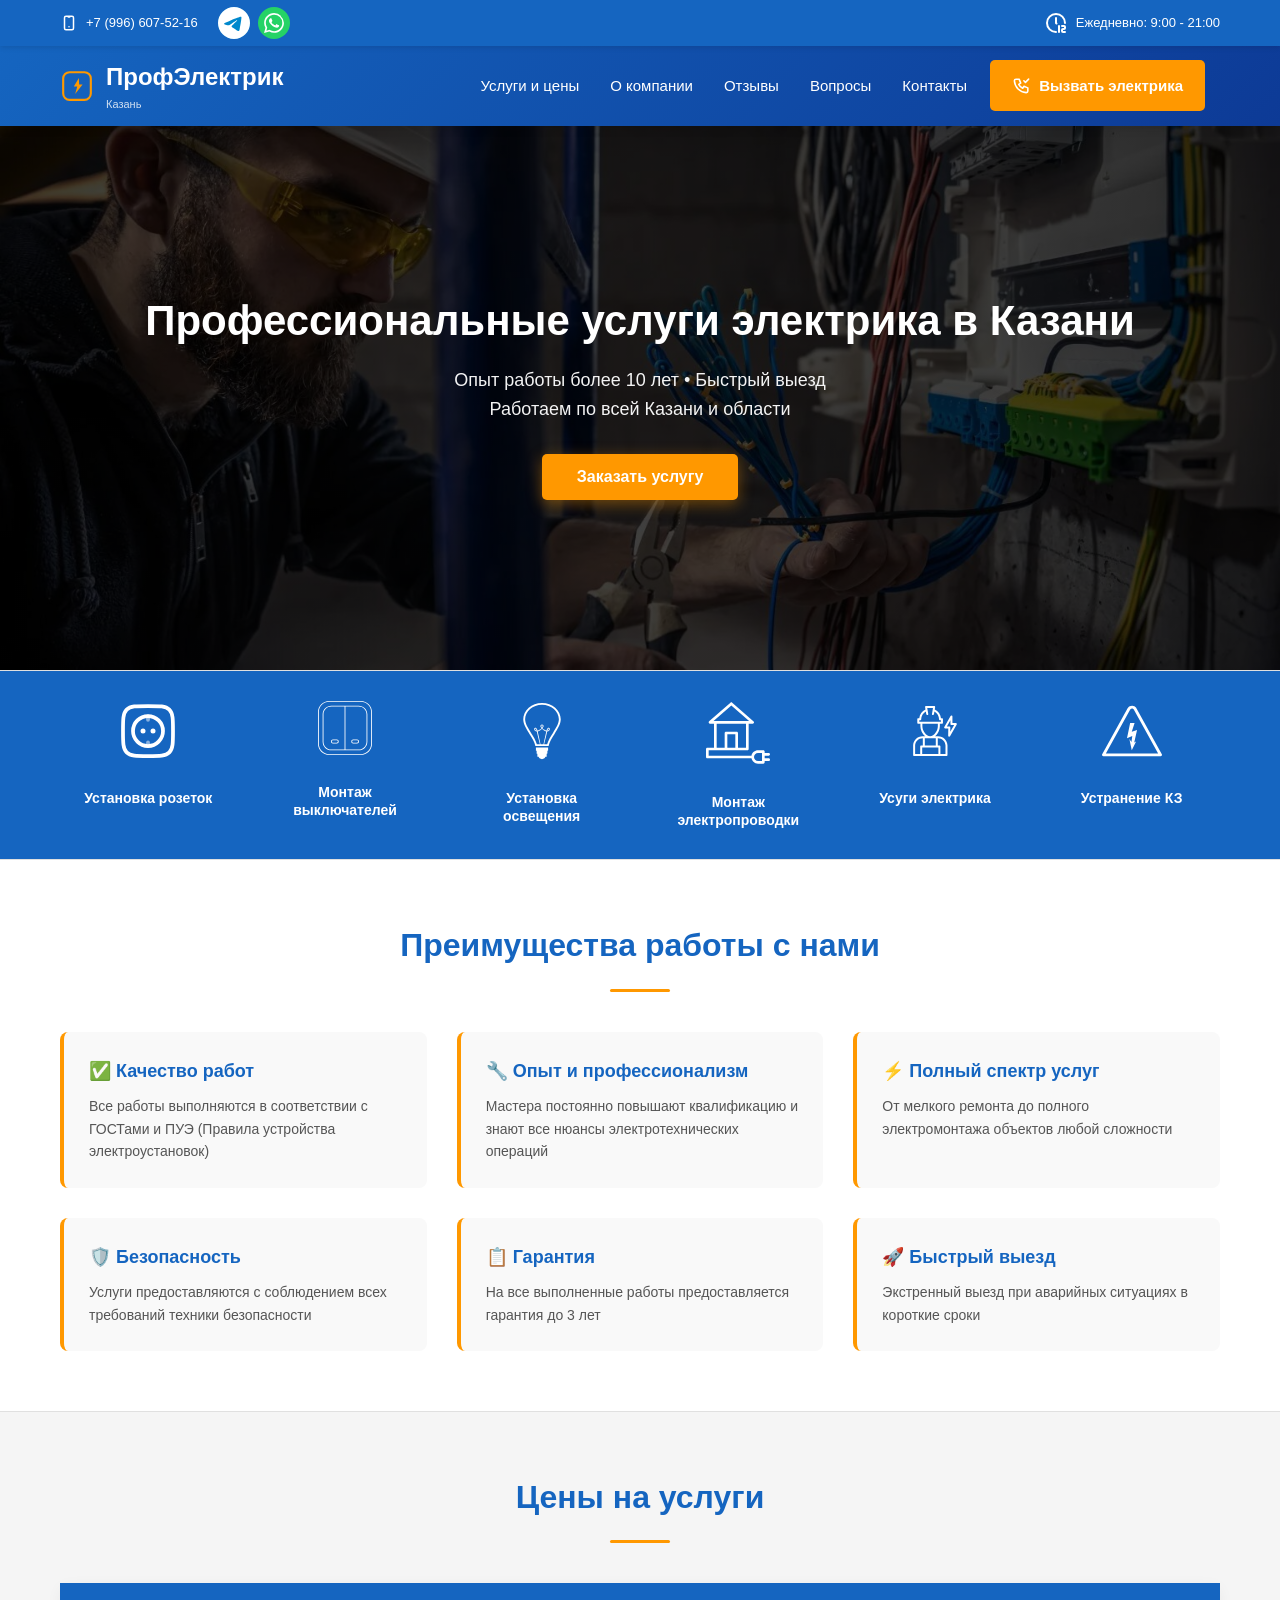
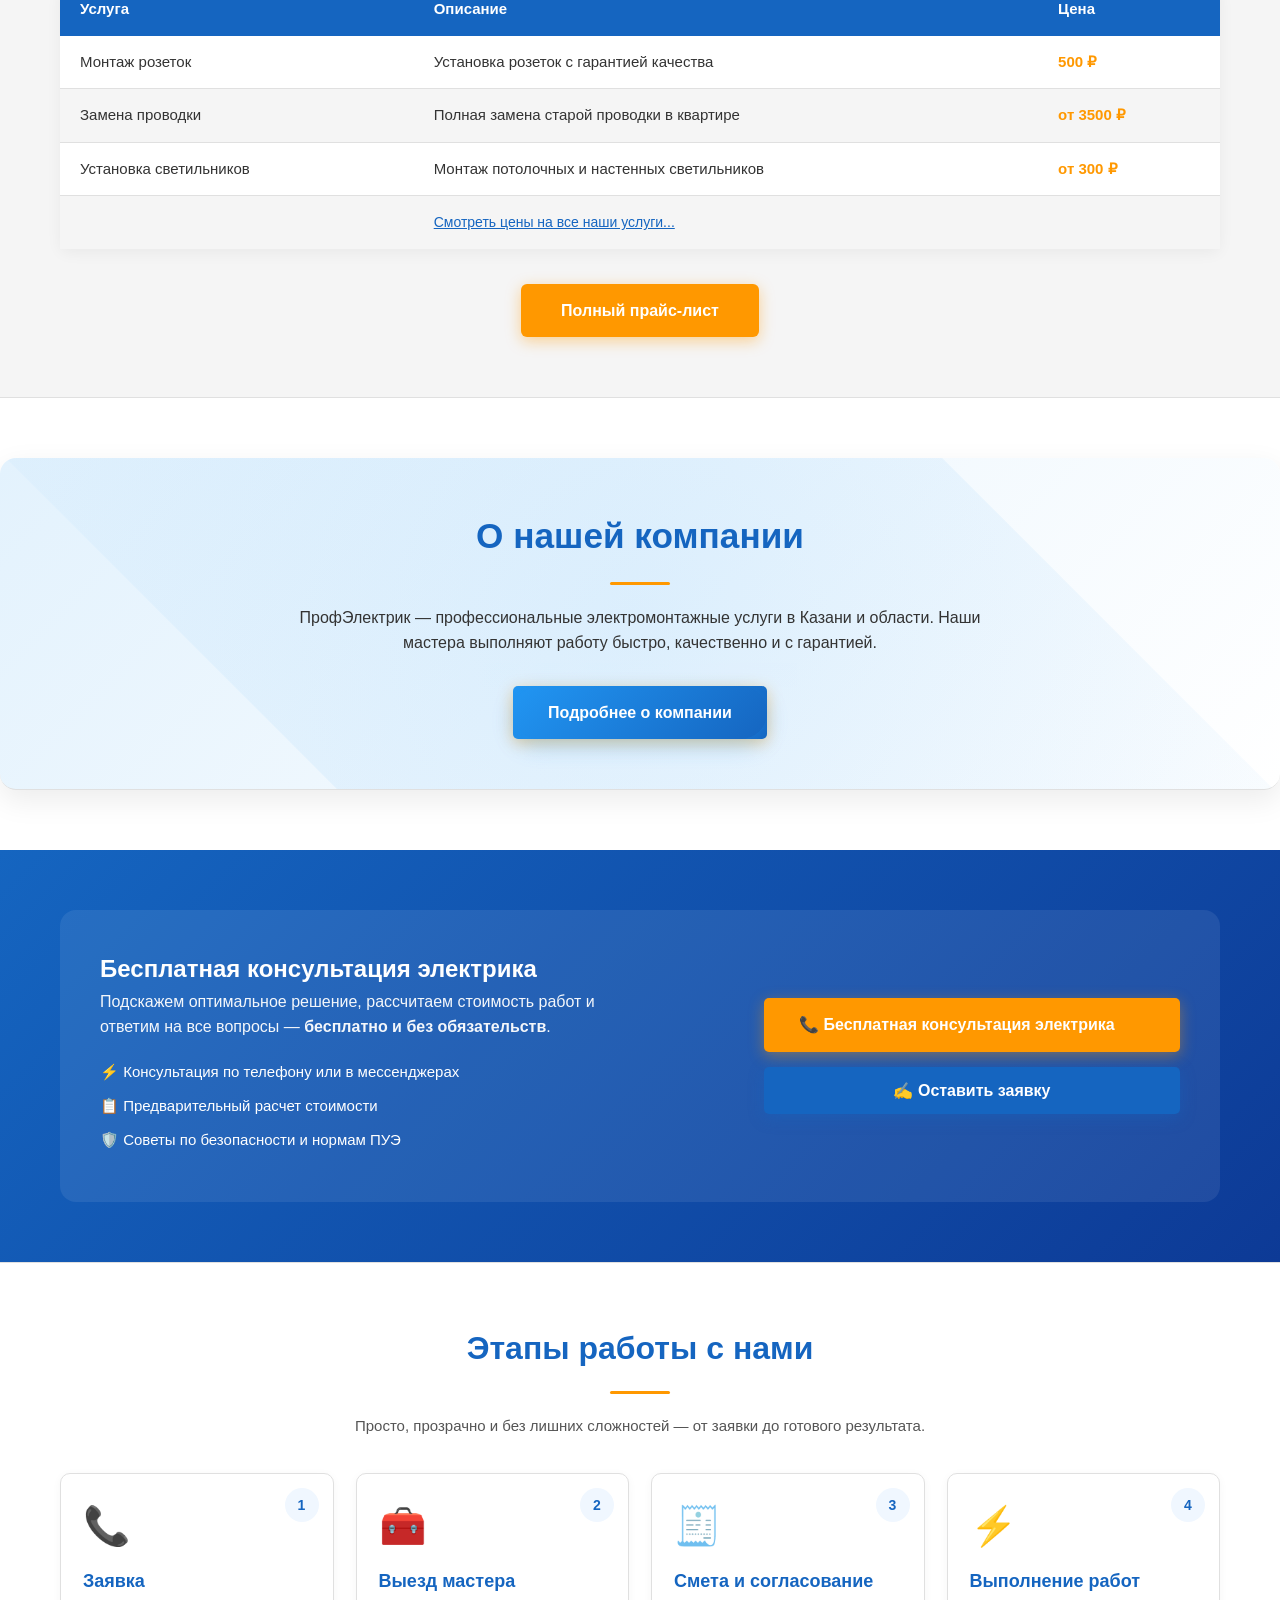
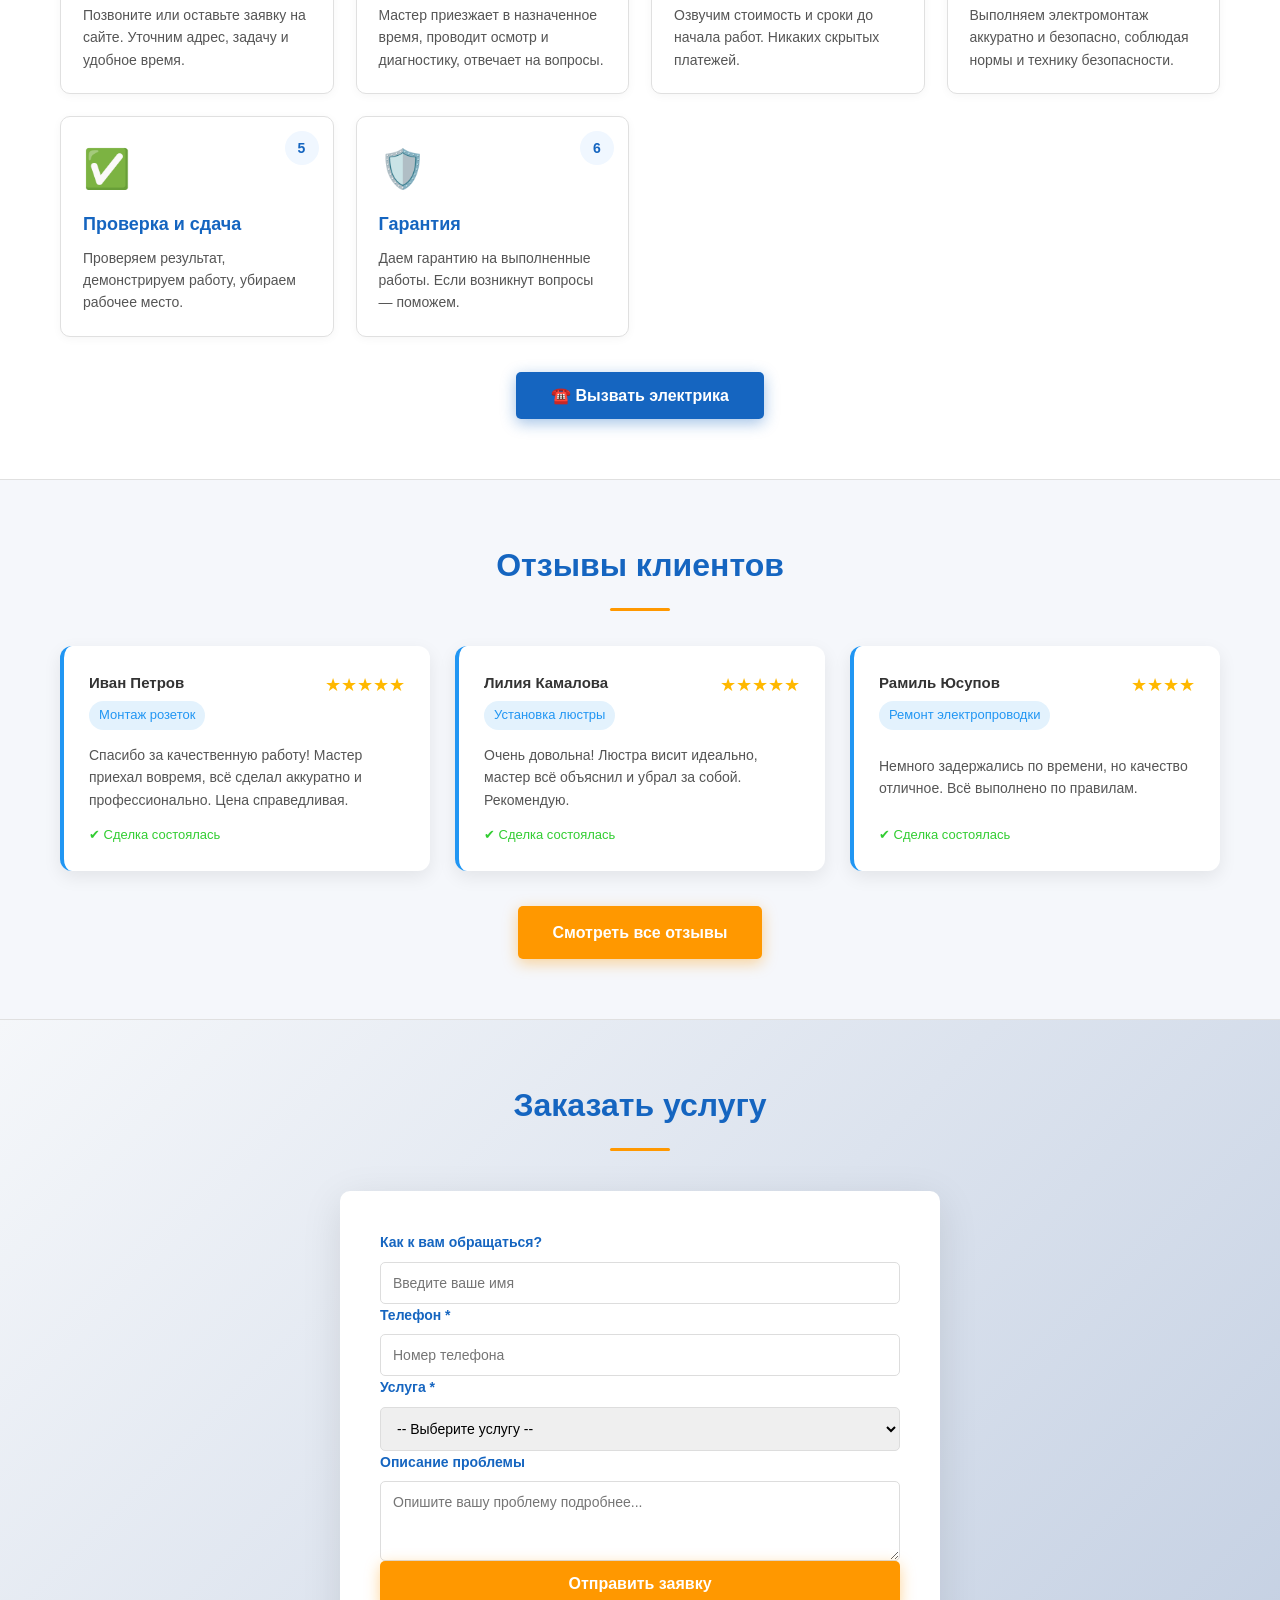
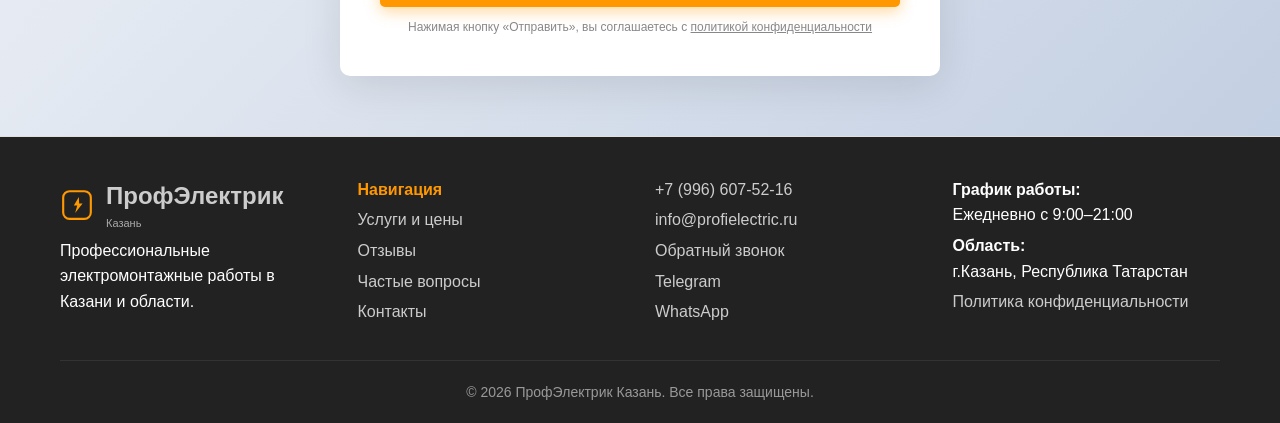
<file: index.html>
<!DOCTYPE html>
<html lang="ru">
<head>
    <meta charset="UTF-8">
    <meta name="viewport" content="width=device-width, initial-scale=1.0">
    <title>Электрик в Казани - Профессиональные услуги</title>
<link rel="canonical" href="https://www.profielectric.ru/">
    <style>  	
 /* Hero Section */
        .hero {
            background: linear-gradient(135deg, rgba(0, 0, 0, 0.75) 0%, rgba(0, 0, 0, 0.75) 100%), 
                        url('assets/images/hero-bg.jpg') center/cover;
            color: white;
            padding: 170px 0 170px;
            text-align: center;
        }

        .hero h1 {
            font-size: 42px;
            margin-bottom: 20px;
            line-height: 1.2;
        }

        .hero p {
            font-size: 18px;
            margin-bottom: 30px;
            opacity: 0.95;
            max-width: 600px;
            margin-left: auto;
            margin-right: auto;
        }
/* Free Consultation */
.consultation {
  background: linear-gradient(135deg, #1565C0, #0D3A96);
  padding: 60px 0;
  color: #fff;
}

.consultation-box {
  display: grid;
  grid-template-columns: 1.5fr 1fr;
  gap: 40px;
  align-items: center;
  background: rgba(255, 255, 255, 0.08);
  border-radius: 16px;
  padding: 40px;
}

.consultation-text h2 {
  font-size: 32px;
  margin-bottom: 15px;
}

.consultation-text p {
  font-size: 16px;
  opacity: 0.95;
  margin-bottom: 20px;
  max-width: 520px;
}

.consultation-list {
  list-style: none;
  padding: 0;
  margin: 0;
}

.consultation-list li {
  margin-bottom: 10px;
  font-size: 15px;
}

.consultation-actions {
  display: flex;
  flex-direction: column;
  gap: 15px;
}

.consultation-actions .btn {
  width: 100%;
  font-size: 16px;
}

/* Mobile */
@media (max-width: 768px) {
  .consultation-box {
    grid-template-columns: 1fr;
    text-align: center;
  }

  .consultation-text p {
    margin-left: auto;
    margin-right: auto;
  }
}
.reviews-section {
  padding: 60px 0;
  background: #f5f7fb;
}

.reviews-section h2 {
  text-align: center;
  margin-bottom: 35px;
}

/* Сетка */
.reviews-grid {
  display: grid;
  grid-template-columns: repeat(auto-fit, minmax(320px, 1fr));
  gap: 25px;
}

/* Карточка */
.review-card {
  background: #ffffff;
  padding: 25px;
  border-radius: 12px;
  border-left: 4px solid #2196F3;
  box-shadow: 0 6px 18px rgba(0,0,0,0.08);
  display: flex;
  flex-direction: column;
  justify-content: space-between;
}

/* Верх */
.review-header {
  display: flex;
  justify-content: space-between;
  align-items: flex-start;
  gap: 15px;
}

.review-info {
  display: flex;
  flex-direction: column;
}

.review-name {
  font-weight: 600;
  font-size: 15px;
  color: #333;
}

.review-service {
  font-size: 13px;
  color: #2196F3;
  background: #E3F2FD;
  padding: 4px 10px;
  border-radius: 20px;
  margin-top: 6px;
  width: fit-content;
}

.review-rating {
  color: #FFB800;
  font-size: 18px;
  white-space: nowrap;
}

/* Текст */
.review-text {
  font-size: 14px;
  line-height: 1.6;
  color: #555;
  margin: 14px 0;
}

/* Низ */
.review-done {
  font-size: 13px;
  color: #32cd32;
}

/* Mobile */
@media (max-width: 768px) {
  .reviews-section {
    padding: 45px 0;
  }

  .review-card {
    padding: 20px;
  }
}
.reviews-more {
  margin-top: 35px;
  text-align: center;
}

.btn-outline {
  display: inline-block;
  padding: 14px 30px;
  font-size: 15px;
  font-weight: 500;
  color: var(--color-primary);
  border: 2px solid var(--color-primary);
  border-radius: 30px;
  text-decoration: none;
  transition: all 0.3s ease;
}

.btn-outline:hover {
  background: var(--color-primary);
  color: #fff;
}

/* Блок "О компании" */


.about-company {
    background: linear-gradient(135deg, #e3f2fd, #ffffff);
    padding: 50px 20px;
    border-radius: 16px;
    margin: 60px 0;
    text-align: center;
    box-shadow: 0 10px 30px rgba(0,0,0,0.08);
    position: relative;
    overflow: hidden;
    transition: transform 0.3s ease, box-shadow 0.3s ease;
}

.about-company::before {
    content: '';
    position: absolute;
    top: -50%;
    left: -50%;
    width: 200%;
    height: 200%;
    background: radial-gradient(circle at center, rgba(33, 150, 243, 0.1), transparent 70%);
    z-index: 0;
    transform: rotate(45deg);
}

.about-company:hover {
    transform: translateY(-5px);
    box-shadow: 0 15px 35px rgba(0,0,0,0.12);
}

.about-company h2 {
    font-size: 2.2em;
    margin-bottom: 20px;
    color: #1565C0;
    position: relative;
    z-index: 1;
}

.about-company p {
    font-size: 1em;
    color: #333;
    max-width: 700px;
    margin: 0 auto 30px auto;
    line-height: 1.6;
    position: relative;
    z-index: 1;
}

.btn-about {
    position: relative;
    display: inline-block;
    padding: 14px 36px;
    font-size: 1em;
    font-weight: 600;
    text-decoration: none;
    color: #fff;
    background: linear-gradient(135deg, #2196F3, #1565C0);
    border-radius: 30px;
    transition: all 0.3s ease;
    z-index: 1;
}

.btn-about::after {
    content: '';
    position: absolute;
    inset: 0;
    border-radius: 30px;
    box-shadow: 0 8px 20px rgba(33, 150, 243, 0.4);
    opacity: 0.6;
    transition: opacity 0.3s ease, transform 0.3s ease;
    z-index: -1;
}

.btn-about:hover {
    transform: translateY(-3px) scale(1.05);
}

.btn-about:hover::after {
    opacity: 0.8;
    transform: translateY(2px) scale(1.05);
}

/* Адаптив */
@media (max-width: 768px) {
    .about-company h2 {
        font-size: 1.7em;
    }

    .about-company p {
        font-size: 0.95em;
    }

    .btn-about {
        padding: 12px 28px;
        font-size: 0.95em;
    }
}

/* Секция цен */
.prices-section {
  background: var(--color-bg);
  padding: 60px 0;
}

.prices-section h2 {
  text-align: center;
  font-size: 32px;
  color: var(--color-primary);
  margin-bottom: 40px;
  position: relative;
}

.prices-section h2::after {
  content: '';
  display: block;
  width: 60px;
  height: 3px;
  background: var(--color-accent);
  margin: 10px auto 0 auto;
  border-radius: 2px;
}

/* Таблица цен */
.prices-table {
  width: 100%;
  border-collapse: collapse;
  box-shadow: 0 4px 15px rgba(0,0,0,0.05);
  border-radius: 8px;
  overflow: hidden;
  margin-bottom: 20px;
}

.prices-table th,
.prices-table td {
  padding: 15px 20px;
  text-align: left;
  font-size: 15px;
  line-height: 1.5;
  vertical-align: middle;
}

.prices-table th {
  background-color: var(--color-primary);
  color: #fff;
  font-weight: 600;
}

.prices-table tr:nth-child(even) td {
  background: #f5f5f5;
}

.prices-table .price-value {
  font-weight: 700;
  color: var(--color-accent);
  white-space: nowrap;
}

/* Примечание под таблицей */
.prices-note {
  background: #eef6ff;
  border-left: 4px solid var(--color-primary);
  padding: 12px 20px;
  border-radius: 5px;
  font-size: 14px;
  color: #555;
  margin-bottom: 30px;
}

/* Кнопка CTA */
.prices-cta {
  text-align: center;
}

.prices-cta .btn {
  display: inline-block;
  background: var(--color-accent);
  color: #fff;
  font-size: 16px;
  font-weight: 600;
  padding: 14px 40px;
  border-radius: 6px;
  text-decoration: none;
  transition: 0.3s;
}

.prices-cta .btn:hover {
  background: #f57c00;
  transform: translateY(-2px);
  box-shadow: 0 6px 20px rgba(255,152,0,0.4);
}

/* Адаптив */
@media (max-width: 768px) {
  .prices-section h2 {
    font-size: 26px;
  }
  .prices-table th, .prices-table td {
    font-size: 14px;
    padding: 12px 10px;
  }
}
/* Блок "полный прайс" */
.prices-more {
  background: #eef6ff;
  border-left: 4px solid var(--color-primary);
  padding: 20px;
  border-radius: 6px;
  text-align: center;
  margin-top: 20px;
  font-size: 15px;
  color: #555;
}

.prices-more p {
  margin-bottom: 15px;
}

.prices-more .btn {
  display: inline-block;
  background: var(--color-accent);
  color: #fff;
  font-size: 16px;
  font-weight: 600;
  padding: 12px 35px;
  border-radius: 6px;
  text-decoration: none;
  transition: 0.3s;
}

.prices-more .btn:hover {
  background: #f57c00;
  transform: translateY(-2px);
  box-shadow: 0 6px 20px rgba(255,152,0,0.4);
}
.price-link {
  font-size: 14px;      /* обычный размер текста */
  color: var(--color-primary); /* цвет ссылки */
  text-decoration: underline;  /* подчёркивание для ссылки */
  font-weight: normal;   /* обычный вес */
}

.price-link:hover {
  color: var(--color-primary-dark); /* цвет при наведении */
}
.prices-cta {
    text-align: center; /* центрируем содержимое */
    margin-top: 35px;   /* немного отступа сверху */
}

.prices-cta .btn {
    display: inline-block; /* чтобы кнопка занимала только свою ширину */
}
  </style>
 <link rel="stylesheet" href="styles/styles.css">
<link rel="icon" href="assets/icons/favicon.ico" type="image/x-icon">
</head>
<body>
    <!-- Top Info Bar -->
<div class="top-bar" id="topBar">
    <div class="container">
        <div class="top-bar-item">
            <span class="icon">
                <svg xmlns="http://www.w3.org/2000/svg" viewBox="0 0 24 24" fill="none"
                     stroke="currentColor" stroke-width="2" stroke-linecap="round" stroke-linejoin="round"
                     aria-hidden="true">
                    <path stroke="none" d="M0 0h24v24H0z" fill="none"/>
                    <path d="M6 5a2 2 0 0 1 2 -2h8a2 2 0 0 1 2 2v14a2 2 0 0 1 -2 2h-8a2 2 0 0 1 -2 -2v-14" />
                    <path d="M11 4h2" />
                    <path d="M12 17v.01" />
                </svg>
            </span>

            <a href="tel:+79966075216" id="phoneLink">+7 (996) 607-52-16</a>

            <!-- КЛИКАБЕЛЬНЫЕ ИКОНКИ TG и WA -->
            <div class="social-icons">
                <a href="https://t.me/+79966075216?text=Здравствуйте! Хочу заказать услуги по электромонтажу. Когда можно созвониться?" target="_blank" title="Telegram" class="social-link tg">
    
                                
<svg width="32px" height="32px" viewBox="0 0 16 16" xmlns="http://www.w3.org/2000/svg" fill="#fff" class="bi bi-telegram">
  <path d="M16 8A8 8 0 1 1 0 8a8 8 0 0 1 16 0zM8.287 5.906c-.778.324-2.334.994-4.666 2.01-.378.15-.577.298-.595.442-.03.243.275.339.69.47l.175.055c.408.133.958.288 1.243.294.26.006.549-.1.868-.32 2.179-1.471 3.304-2.214 3.374-2.23.05-.012.12-.026.166.016.047.041.042.12.037.141-.03.129-1.227 1.241-1.846 1.817-.193.18-.33.307-.358.336a8.154 8.154 0 0 1-.188.186c-.38.366-.664.64.015 1.088.327.216.589.393.85.571.284.194.568.387.936.629.093.06.183.125.27.187.331.236.63.448.997.414.214-.02.435-.22.547-.82.265-1.417.786-4.486.906-5.751a1.426 1.426 0 0 0-.013-.315.337.337 0 0 0-.114-.217.526.526 0 0 0-.31-.093c-.3.005-.763.166-2.984 1.09z"/>
</svg>
                            
                </a>
                <a href="https://wa.me/+79966075216?text=Здравствуйте! Хочу заказать услуги по электромонтажу. Когда можно созвониться?" target="_blank" title="WhatsApp" class="social-link wa">
                    <svg xmlns="http://www.w3.org/2000/svg" viewBox="0 0 24 24" fill="currentColor" width="20" height="20">
                        <path d="M17.472 14.382c-.297-.149-1.758-.867-2.03-.967-.273-.099-.471-.148-.67.15-.197.297-.767.966-.94 1.164-.173.199-.347.223-.644.075-.297-.15-1.255-.463-2.39-1.475-.883-.788-1.48-1.761-1.653-2.059-.173-.297-.018-.458.13-.606.134-.133.298-.347.446-.52.149-.174.198-.298.298-.497.099-.198.05-.371-.025-.52-.075-.149-.669-1.612-.916-2.207-.242-.579-.487-.5-.669-.51-.173-.008-.371-.01-.57-.01-.198 0-.52.074-.792.372-.272.297-1.04 1.016-1.04 2.479 0 1.462 1.065 2.875 1.213 3.074.149.198 2.096 3.2 5.077 4.487.709.306 1.262.489 1.694.625.712.227 1.36.195 1.871.118.571-.085 1.758-.719 2.006-1.413.248-.694.248-1.289.173-1.413-.074-.124-.272-.198-.57-.347m-5.421 7.403h-.004a9.87 9.87 0 0 1-5.031-1.378l-.361-.214-3.741.982.998-3.648-.235-.374a9.86 9.86 0 0 1-1.51-5.26c.001-5.45 4.436-9.884 9.888-9.884 2.64 0 5.122 1.03 6.988 2.898a9.825 9.825 0 0 1 2.893 6.994c-.003 5.45-4.437 9.884-9.885 9.884m8.413-18.297A11.815 11.815 0 0 0 12.05 0C5.495 0 .16 5.335.157 11.892c0 2.096.547 4.142 1.588 5.945L.057 24l6.305-1.654a11.882 11.882 0 0 0 5.683 1.448h.005c6.554 0 11.89-5.335 11.893-11.893A11.821 11.821 0 0 0 19.885 3.488"/>
                    </svg>
                </a>
            </div>

        </div>
        <div class="top-bar-item">
            <svg xmlns="http://www.w3.org/2000/svg" width="24" height="24" viewBox="0 0 24 24" fill="none" stroke="currentColor" stroke-width="2" stroke-linecap="round" stroke-linejoin="round" class="icon icon-tabler icons-tabler-outline icon-tabler-clock-12"><path stroke="none" d="M0 0h24v24H0z" fill="none"/><path d="M3 12a9 9 0 0 0 9 9m9 -9a9 9 0 1 0 -18 0" /><path d="M12 7v5l.5 .5" /><path d="M18 15h2a1 1 0 0 1 1 1v1a1 1 0 0 1 -1 1h-1a1 1 0 0 0 -1 1v1a1 1 0 0 0 1 1h2" /><path d="M15 21v-6" /></svg>
            <span>Ежедневно: 9:00 - 21:00</span>
        </div>
    </div>
</div>



    <!-- Header -->
<header>
  <div class="container">
    <div class="header-content">

      <div class="logo">
        <a class="logo-link" href="index.html">
          <img class="logo-img" src="assets/icons/logo-horizontal.svg" alt="ПрофЭлектрик Казань">
          <div class="logo-text">
            <span>ПрофЭлектрик</span>
            <div class="city-name">Казань</div>
          </div>
        </a>
      </div>

      <nav class="nav-menu" id="navMenu">
        <a href="pages/uslugi-i-ceny.html">Услуги и цены</a>
        <a href="pages/about-company.html">О компании</a>
        <a href="pages/otzivy.html">Отзывы</a>
        <a href="pages/faq-section.html">Вопросы</a>
        <a href="pages/contact-info.html">Контакты</a>
      
      </nav>

      <button class="btn-call" type="button" onclick="openModal()">
        <svg xmlns="http://www.w3.org/2000/svg" viewBox="0 0 24 24" fill="none"
             stroke="currentColor" stroke-width="2" stroke-linecap="round" stroke-linejoin="round"
             aria-hidden="true" class="btn-call-icon">
          <path stroke="none" d="M0 0h24v24H0z" fill="none"/>
          <path d="M5 4h4l2 5l-2.5 1.5a11 11 0 0 0 5 5l1.5 -2.5l5 2v4a2 2 0 0 1 -2 2a16 16 0 0 1 -15 -15a2 2 0 0 1 2 -2" />
          <path d="M15 6l2 2l4 -4" />
        </svg>
        Вызвать электрика
      </button>

      <div class="menu-toggle" id="menuToggle" aria-label="Открыть меню" role="button" tabindex="0">
        <span></span>
        <span></span>
        <span></span>
      </div>

    </div>
  </div>
</header>

    <!-- Hero Section -->
    <section class="hero">
        <div class="container">
            <h1>Профессиональные услуги электрика в Казани</h1>
           <p>
 		 <a href="pages/about-company.html" class="hero-link">Опыт работы более 10 лет</a> •
 		 <a href="pages/faq-section.html" class="hero-link">Быстрый выезд</a>
 		 <br>
 		 <a href="pages/contact-info.html" class="hero-link">Работаем по всей Казани и области</a>
	  </p>
            <button class="btn" onclick="openModal()">Заказать услугу</button>
        </div>
    </section>

    <!-- Quick Services -->
    <section class="quick-services">
        <div class="container">
            <div class="quick-service-item" onclick="openModal()">
                <div class="quick-service-icon">
                                
<svg width="60px" height="60px" viewBox="0 0 24 24" fill="none" xmlns="http://www.w3.org/2000/svg">
  <path d="M2 12C2 7.28595 2 4.92893 3.46447 3.46447C4.92893 2 7.28595 2 12 2C16.714 2 19.0711 2 20.5355 3.46447C22 4.92893 22 7.28595 22 12C22 16.714 22 19.0711 20.5355 20.5355C19.0711 22 16.714 22 12 22C7.28595 22 4.92893 22 3.46447 20.5355C2 19.0711 2 16.714 2 12Z"
        stroke="#fff" stroke-width="1.5"/>
  <circle cx="12" cy="12" r="6" stroke="#fff" stroke-width="1.5"/>
  <path opacity="0.5" d="M12 18.0001V16.5" stroke="#fff" stroke-width="1.5" stroke-linecap="round"/>
  <path opacity="0.5" d="M12 7.5V6" stroke="#fff" stroke-width="1.5" stroke-linecap="round"/>
  <circle cx="14" cy="12" r="1" fill="#fff"/>
  <circle cx="10" cy="12" r="1" fill="#fff"/>
</svg>
                            </div>
                <div class="quick-service-name">Установка розеток</div>
            </div>
            <a href="pages/uslugi/zamena-vikluchatelya.html" class="quick-service-item">
 		<div class="quick-service-icon"><svg xmlns="http://www.w3.org/2000/svg"
     width="54" height="54" viewBox="0 0 512 512"
     fill="currentColor" aria-hidden="true">
  <path d="m405.943 0h-299.886c-58.48 0-106.057 47.577-106.057 106.057v299.887c0 58.479 47.577 106.056 106.057 106.056h299.887c58.479 0 106.056-47.577 106.056-106.057v-299.886c0-58.48-47.577-106.057-106.057-106.057zm98.057 405.943c0 54.069-43.988 98.057-98.057 98.057h-299.886c-54.069 0-98.057-43.988-98.057-98.057v-299.886c0-54.069 43.988-98.057 98.057-98.057h299.887c54.068 0 98.056 43.988 98.056 98.057z"/>
  <path d="m385.377 44h-258.754c-45.559 0-82.623 37.064-82.623 82.623v258.755c0 45.558 37.064 82.622 82.623 82.622h258.754c45.559 0 82.623-37.064 82.623-82.623v-258.754c0-45.559-37.064-82.623-82.623-82.623zm-333.377 341.377v-258.754c0-41.147 33.476-74.623 74.623-74.623h125.377v408h-125.377c-41.147 0-74.623-33.476-74.623-74.623zm408 0c0 41.147-33.476 74.623-74.623 74.623h-125.377v-408h125.377c41.147 0 74.623 33.476 74.623 74.623z"/>
  <path d="m371.472 364h-38.943c-9.113 0-16.528 7.415-16.528 16.528v6.943c0 9.114 7.415 16.528 16.528 16.528h38.943c9.113 0 16.528-7.415 16.528-16.528v-6.943c0-9.113-7.415-16.528-16.528-16.528zm8.528 23.472c0 4.703-3.826 8.528-8.528 8.528h-38.943c-4.702 0-8.528-3.826-8.528-8.528v-6.943c0-4.703 3.826-8.528 8.528-8.528h38.943c4.702 0 8.528 3.826 8.528 8.528z"/>
  <path d="m179.472 364h-38.943c-9.113 0-16.528 7.415-16.528 16.528v6.943c0 9.114 7.415 16.528 16.528 16.528h38.943c9.113 0 16.528-7.415 16.528-16.528v-6.943c0-9.113-7.415-16.528-16.528-16.528zm8.528 23.472c0 4.703-3.826 8.528-8.528 8.528h-38.943c-4.702 0-8.528-3.826-8.528-8.528v-6.943c0-4.703 3.826-8.528 8.528-8.528h38.943c4.702 0 8.528 3.826 8.528 8.528z"/>
</svg>
</div>
  		<div class="quick-service-name">Монтаж выключателей</div>
	    </a>
            <div class="quick-service-item" onclick="openModal()">
                <div class="quick-service-icon">
                                
<svg width="60px" height="60px" viewBox="0 0 64 64" xmlns="http://www.w3.org/2000/svg" xmlns:xlink="http://www.w3.org/1999/xlink" aria-hidden="true" role="img" class="iconify iconify--emojione-monotone" preserveAspectRatio="xMidYMid meet"><path d="M32 2C20.973 2 12 9.889 12 19.586c0 5.13 3.368 10.412 6.621 15.516c2.803 4.393 5.48 8.586 6.316 12.898h14.125c.838-4.313 3.512-8.506 6.314-12.898C48.631 29.998 52 24.716 52 19.586C52 9.889 43.027 2 32 2m0 27.674c1.932 2.085 3.752 2.705 4.584 2.889c-.125.555-.238 1.097-.369 1.631c-.246 1.092-.486 2.156-.719 3.178a723.122 723.122 0 0 0-1.895 8.629h-3.203a787.762 787.762 0 0 0-1.895-8.629l-.721-3.178c-.131-.534-.244-1.076-.367-1.631c.833-.184 2.653-.804 4.585-2.889m-.539-2.183c-.191-.413-.26-.835-.064-1.146c.164-.247.381-.388.604-.388s.438.141.604.388c.195.311.127.732-.064 1.146c-.141.292-.334.57-.541.839a4.66 4.66 0 0 1-.539-.839m12.23 6.534c-2.583 4.049-5.039 7.898-6.203 11.975h-3.246a801.908 801.908 0 0 0 2.113-8.465c.246-1.021.506-2.078.771-3.168c.148-.58.279-1.178.424-1.773c.756-.051 1.479-.287 2.043-.804c.578-.569.879-1.313.744-2.107c-.061-.38-.346-.872-.896-1.04a1.397 1.397 0 0 0-.832-.019a1.572 1.572 0 0 0-.598.396c-.533.592-.727 1.183-.945 1.769c-.102.295-.186.59-.266.881c0 0-.85.065-2.668-1.158c-1.01-.679-1.301-1.17-1.594-1.495c.316-.351.619-.736.854-1.203c.125-.261.23-.544.266-.862s-.023-.678-.205-.988a1.749 1.749 0 0 0-.865-.76c-.182-.065-.385-.096-.588-.096s-.408.03-.588.096a1.758 1.758 0 0 0-.867.76c-.182.311-.24.67-.205.988a2.7 2.7 0 0 0 .268.862c.234.467.537.853.854 1.203c-.293.325-.586.816-1.596 1.495c-1.818 1.224-2.668 1.158-2.668 1.158a14.153 14.153 0 0 0-.264-.881c-.221-.586-.412-1.177-.945-1.769a1.565 1.565 0 0 0-.598-.396a1.397 1.397 0 0 0-.832.019c-.553.168-.836.66-.896 1.04c-.137.794.166 1.538.744 2.107c.566.517 1.287.753 2.043.804c.143.596.273 1.193.424 1.773l.771 3.168A834.101 834.101 0 0 0 29.758 46h-3.246c-1.162-4.073-3.619-7.922-6.209-11.979C17.204 29.158 14 24.13 14 19.586C14 10.992 22.074 4 32 4c9.925 0 18 6.992 18 15.586c0 4.546-3.207 9.575-6.309 14.439m-5.892-2.361c.059-.205.119-.413.189-.613c.189-.527.43-1.1.758-1.443c.078-.088.158-.123.199-.146c0 .004.098-.012.16.019c.111.028.217.143.258.364c.08.428-.123.979-.49 1.324c-.258.245-.656.417-1.074.495m-11.6 0c-.418-.078-.816-.25-1.072-.496c-.369-.345-.57-.896-.49-1.324c.041-.222.146-.336.258-.364c.063-.03.16-.015.16-.019c.039.023.121.059.195.146c.33.344.57.916.76 1.443c.07.201.131.409.189.614" fill="#fff"></path><path d="M26.52 49.557h-1v3.6h.768v3.201h.768v3.201h1.286C28.947 60.988 30.347 62 32 62c1.652 0 3.051-1.012 3.658-2.443h1.327v-3.221l.112-.041l.655-.24v-2.923l.065-.021l.701-.22v-3.335H26.52z" fill="#fff"></path></svg>
                            </div>
                <div class="quick-service-name">Установка освещения</div>
            </div>
            <div class="quick-service-item" onclick="openModal()">
                <div class="quick-service-icon"><svg xmlns="http://www.w3.org/2000/svg"
     width="64" height="64" viewBox="0 0 512 512"
     fill="none" aria-hidden="true">
  <path fill="currentColor" d="M501.333,458.664h-32v-21.333h32c5.888,0,10.667-4.779,10.667-10.667c0-5.888-4.779-10.667-10.667-10.667h-32v-10.667
c0-5.888-4.779-10.667-10.667-10.667H416c-25.749,0-47.296,18.347-52.245,42.667H21.333v-42.667h53.333H160h85.333h85.333
c5.888,0,10.667-4.779,10.667-10.667V181.331h32c0.128,0,0.277,0,0.427,0c5.888,0,10.667-4.779,10.667-10.667
c0-4.075-2.283-7.637-5.675-9.429L209.685,13.309c-4.011-3.52-10.027-3.52-14.037,0L24.981,162.643
c-3.349,2.923-4.544,7.616-2.965,11.776c1.557,4.16,5.547,6.912,9.984,6.912h32v192H10.667C4.779,373.331,0,378.109,0,383.997v64
c0,5.888,4.779,10.667,10.667,10.667h353.088c4.949,24.32,26.496,42.667,52.245,42.667h42.667
c5.888,0,10.667-4.779,10.667-10.667v-10.667h32c5.888,0,10.667-4.779,10.667-10.667C512,463.443,507.221,458.664,501.333,458.664z
M234.667,373.331h-64V266.664h64V373.331z M320,373.331h-64V255.997c0-5.888-4.779-10.667-10.667-10.667H160
c-5.888,0-10.667,4.779-10.667,10.667v117.333h-64v-192H320V373.331z M60.395,159.997l142.272-124.48l142.272,124.48h-14.272h-256H60.395z
M448,479.997h-32c-17.643,0-32-14.357-32-32s14.357-32,32-32h32V479.997z"/>
</svg>
</div>
                <div class="quick-service-name">Монтаж электропроводки</div>
            </div>
            <div class="quick-service-item" onclick="openModal()">
                <div class="quick-service-icon"><svg xmlns="http://www.w3.org/2000/svg"
     width="60" height="60" viewBox="0 0 60 60"
     fill="none" aria-hidden="true">
  <path fill="currentColor" d="m9.12 55h7.08 18.21 7.08c.55 0 1-.45 1-1v-9.43c0-5.2-4.23-9.44-9.44-9.44h-2.91c2.82-2.35 4.71-6.39 4.71-9.95v-2.49h2.11c.55 0 1-.45 1-1v-3.4c0-.55-.45-1-1-1h-.98c-.36-3.82-2.75-7.2-6.22-8.84l.38-2.29c.05-.29-.03-.59-.22-.81-.19-.22-.47-.35-.76-.35h-8.09c-.29 0-.57.13-.76.35s-.27.52-.22.81l.38 2.29c-3.47 1.65-5.86 5.03-6.21 8.84h-.98c-.55 0-1 .45-1 1v3.4c0 .55.45 1 1 1h2.12v2.49c0 3.56 1.89 7.6 4.71 9.95h-2.53c-5.2 0-9.44 4.23-9.44 9.44v9.43c-.02.55.43 1 .98 1zm8.08-2v-6.5h16.21v6.5zm23.29-8.43v8.43h-5.08v-7.5c0-.55-.45-1-1-1h-1.62v-7.37h.26c4.11.01 7.44 3.34 7.44 7.44zm-26.22-25.28h.94c.55 0 1-.45 1-1 0-3.25 1.81-6.24 4.61-7.79l.46 2.74c.09.54.61.91 1.15.82s.91-.61.82-1.15l-1-5.91h5.73l-.99 5.91c-.09.54.28 1.06.82 1.15.06.01.11.01.17.01.48 0 .9-.35.99-.83l.46-2.74c2.79 1.55 4.61 4.54 4.61 7.79 0 .55.45 1 1 1h.93v1.4h-21.7zm3.11 5.9v-2.49h15.46v2.49c0 4.39-3.64 9.95-7.73 9.95s-7.73-5.57-7.73-9.95zm13.41 11.95v7.37h-10.97v-7.37zm-20.67 7.43c0-4.1 3.34-7.44 7.44-7.44h.26v7.37h-1.62c-.55 0-1 .45-1 1v7.5h-5.08z"/>
  <path fill="currentColor" d="m47.44 15.53c0-.45-.31-.85-.74-.97-.44-.12-.9.08-1.13.47l-6.28 11.01c-.18.31-.17.69 0 1 .18.31.51.5.86.5h3.14l-.12 7.2c-.01.46.3.86.74.98.09.02.18.04.26.04.35 0 .69-.19.87-.51l6.7-11.85c.18-.31.17-.69-.01-1s-.51-.5-.86-.5h-3.44v-6.37zm1.72 8.37-3.92 6.93.07-4.28c0-.27-.1-.53-.29-.72s-.44-.3-.71-.3h-2.43l3.55-6.23v3.6c0 .55.45 1 1 1z"/>
</svg>
</div>
                <div class="quick-service-name">Усуги электрика</div>
            </div>
            <div class="quick-service-item" onclick="openModal()">
                <div class="quick-service-icon"><svg version="1.1" xmlns="http://www.w3.org/2000/svg"
     width="60" height="60" viewBox="0 0 63 63"
     fill="none" aria-hidden="true">
  <g>
    <g>
      <path d="M61.501,58.085h-60c-0.532,0-1.024-0.281-1.293-0.739c-0.27-0.457-0.277-1.023-0.019-1.488L27.042,7.453
c0.02-0.037,0.042-0.072,0.065-0.107c1.02-1.522,2.711-2.43,4.526-2.43c1.744,0,3.297,0.825,4.261,2.265
c0.024,0.035,0.046,0.072,0.067,0.109l26.852,48.57c0.257,0.464,0.249,1.03-0.02,1.487C62.523,57.805,62.032,58.085,61.501,58.085z
M4.049,55.085h54.909L33.37,8.805c-0.543-0.772-1.318-0.889-1.737-0.889c-0.794,0-1.539,0.393-2.002,1.054L4.049,55.085z"
            fill="currentColor"/>
      <path d="M36.8,30.437l-5.557,1.954l2.979-9.306h-4.674L26.24,39.213l5.567-2.487l-0.889,6.39l-2.178-3.182
l2.51,11.833l4.548-9.369l-1.962,1.241L36.8,30.437z"
            fill="currentColor"/>
    </g>
  </g>
</svg>
</div>
                <div class="quick-service-name">Устранение КЗ</div>
            </div>
        </div>
    </section>



    <!-- Main Content -->
    <main>
        <!-- About Section -->
        <section id="about">
            <div class="container">
                <h2><a href="pages/about-company.html" class="hero-link">Преимущества работы с нами</a></h2>
                <div class="about-grid">
                    <div class="about-card">
                        <h4>✅ Качество работ</h4>
                        <p>Все работы выполняются в соответствии с ГОСТами и ПУЭ (Правила устройства электроустановок)</p>
                    </div>
                    <div class="about-card">
                        <h4>🔧 Опыт и профессионализм</h4>
                        <p>Мастера постоянно повышают квалификацию и знают все нюансы электротехнических операций</p>
                    </div>
                    <div class="about-card">
                        <h4>⚡ Полный спектр услуг</h4>
                        <p>От мелкого ремонта до полного электромонтажа объектов любой сложности</p>
                    </div>
                    <div class="about-card">
                        <h4>🛡️ Безопасность</h4>
                        <p>Услуги предоставляются с соблюдением всех требований техники безопасности</p>
                    </div>
                    <div class="about-card">
                        <h4>📋 Гарантия</h4>
                        <p>На все выполненные работы предоставляется гарантия до 3 лет</p>
                    </div>
                    <div class="about-card">
                        <h4>🚀 Быстрый выезд</h4>
                        <p>Экстренный выезд при аварийных ситуациях в короткие сроки</p>
                    </div>
                </div>
            </div>
        </section>

  

   <section class="prices-section">
  <div class="container">
    <h2>Цены на услуги</h2>

    <!-- Таблица с основными услугами (preview) -->
    <table class="prices-table">
      <thead>
        <tr>
          <th>Услуга</th>
          <th>Описание</th>
          <th>Цена</th>
        </tr>
      </thead>
      <tbody>
        <tr>
          <td>Монтаж розеток</td>
          <td>Установка розеток с гарантией качества</td>
          <td class="price-value">500 ₽</td>
        </tr>
        <tr>
          <td>Замена проводки</td>
          <td>Полная замена старой проводки в квартире</td>
          <td class="price-value">от 3500 ₽</td>
        </tr>
        <tr>
          <td>Установка светильников</td>
          <td>Монтаж потолочных и настенных светильников</td>
          <td class="price-value">от 300 ₽</td>
        </tr>
<tr>
          <td></td>
          <td><a href="pages/uslugi-i-ceny.html" class="price-link">Смотреть цены на все наши услуги...</a></td>
          <td class="price-value"></td>
        </tr>
      </tbody>
    </table>

   
      <div class="prices-cta">
    <a href="pages/uslugi-i-ceny.html" class="btn">Полный прайс-лист</a>
</div>
      </div>
</section>



<!-- Блок "О компании" -->
<section class="about-company">
    <div class="container">
        <h2>О нашей компании</h2>
        <p>
            ПрофЭлектрик — профессиональные электромонтажные услуги в Казани и области.  
            Наши мастера выполняют работу быстро, качественно и с гарантией.  
        </p>
        <a href="pages/about-company.html" class="btn btn-about">Подробнее о компании</a>
    </div>
</section>

<!-- Free Consultation -->
<section class="consultation">
  <div class="container">
    <div class="consultation-box">
      
      <div class="consultation-text">
        <h1>Бесплатная консультация электрика</h1>
        <p>
          Подскажем оптимальное решение, рассчитаем стоимость работ и ответим
          на все вопросы — <strong>бесплатно и без обязательств</strong>.
        </p>

        <ul class="consultation-list">
          <li>⚡ Консультация по телефону или в мессенджерах</li>
          <li>📋 Предварительный расчет стоимости</li>
          <li>🛡️ Советы по безопасности и нормам ПУЭ</li>
        </ul>
      </div>

      <div class="consultation-actions">
        <a href="tel:+79966075216" class="btn btn-primary">
          📞 Бесплатная консультация электрика
        </a>
        <button class="btn btn-secondary" onclick="openModal()">
          ✍️ Оставить заявку
        </button>
      </div>

    </div>
  </div>
</section>

      <!-- Этапы работы с нами -->
<section class="work-steps" id="work-steps">
  <div class="container">
    <h2>Этапы работы с нами</h2>
    <p class="steps-subtitle">Просто, прозрачно и без лишних сложностей — от заявки до готового результата.</p>

    <div class="steps-grid">
      <div class="step-card">
        <div class="step-num">1</div>
        <div class="step-icon">📞</div>
        <h3>Заявка</h3>
        <p>Позвоните или оставьте заявку на сайте. Уточним адрес, задачу и удобное время.</p>
      </div>

      <div class="step-card">
        <div class="step-num">2</div>
        <div class="step-icon">🧰</div>
        <h3>Выезд мастера</h3>
        <p>Мастер приезжает в назначенное время, проводит осмотр и диагностику, отвечает на вопросы.</p>
      </div>

      <div class="step-card">
        <div class="step-num">3</div>
        <div class="step-icon">🧾</div>
        <h3>Смета и согласование</h3>
        <p>Озвучим стоимость и сроки до начала работ. Никаких скрытых платежей.</p>
      </div>

      <div class="step-card">
        <div class="step-num">4</div>
        <div class="step-icon">⚡</div>
        <h3>Выполнение работ</h3>
        <p>Выполняем электромонтаж аккуратно и безопасно, соблюдая нормы и технику безопасности.</p>
      </div>

      <div class="step-card">
        <div class="step-num">5</div>
        <div class="step-icon">✅</div>
        <h3>Проверка и сдача</h3>
        <p>Проверяем результат, демонстрируем работу, убираем рабочее место.</p>
      </div>

      <div class="step-card">
        <div class="step-num">6</div>
        <div class="step-icon">🛡️</div>
        <h3>Гарантия</h3>
        <p>Даем гарантию на выполненные работы. Если возникнут вопросы — поможем.</p>
      </div>
    </div>

    <div class="steps-cta">
      <button class="btn btn-secondary" onclick="openModal()">☎️ Вызвать электрика</button>
    </div>
  </div>
</section>

<section class="reviews-section">
  <div class="container">

    <h2>Отзывы клиентов</h2>

    <div class="reviews-grid">

      <div class="review-card">
        <div class="review-header">
          <div class="review-info">
            <div class="review-name">Иван Петров</div>
            <div class="review-service">Монтаж розеток</div>
          </div>
          <div class="review-rating">★★★★★</div>
        </div>

        <p class="review-text">
          Спасибо за качественную работу! Мастер приехал вовремя,
          всё сделал аккуратно и профессионально. Цена справедливая.
        </p>

        <div class="review-done">✔ Сделка состоялась</div>
      </div>

      <div class="review-card">
        <div class="review-header">
          <div class="review-info">
            <div class="review-name">Лилия Камалова</div>
            <div class="review-service">Установка люстры</div>
          </div>
          <div class="review-rating">★★★★★</div>
        </div>

        <p class="review-text">
          Очень довольна! Люстра висит идеально, мастер всё объяснил
          и убрал за собой. Рекомендую.
        </p>

        <div class="review-done">✔ Сделка состоялась</div>
      </div>

      <div class="review-card">
        <div class="review-header">
          <div class="review-info">
            <div class="review-name">Рамиль Юсупов</div>
            <div class="review-service">Ремонт электропроводки</div>
          </div>
          <div class="review-rating">★★★★</div>
        </div>

        <p class="review-text">
          Немного задержались по времени, но качество отличное.
          Всё выполнено по правилам.
        </p>

        <div class="review-done">✔ Сделка состоялась</div>
      </div>

      <!-- добавляй дальше -->
    </div>

  </div>
<div class="reviews-more">
  <a href="pages/otzivy.html" class="btn btn-outline">
    Смотреть все отзывы
  </a>
</div>

</section>



<!-- Contact Form Section -->
<section class="form-section" id="contact">
  <div class="container">
    <h2 style="color: var(--color-primary);">Заказать услугу</h2>

    <div class="form-container">
      <div class="success-message" id="successMessage" style="display:none;">
        ✅ Спасибо! Ваша заявка отправлена. Мы свяжемся с вами в ближайшее время.
      </div>

      <form id="contactForm" action="https://functions.yandexcloud.net/d4emt21c53nvrp305lqp" method="POST">



  <!-- это поле можно убрать, но можно и оставить как текстовый блок -->
  <input type="hidden" name="fi-text-source" value="page">

  
<div class="form-group">
  <label for="anyName">Как к вам обращаться? </label>
  <input type="text" id="anyName" name="fi-text-anyName" placeholder="Введите ваше имя">
</div>


  <div class="form-group">
    <label for="phone">Телефон *</label>
    <input type="tel" id="phone" name="fi-sender-phone" required placeholder="Номер телефона">
  </div>

  <div class="form-group">
    <label for="service">Услуга *</label>
    <select id="service" name="fi-select-service">
      <option value="">-- Выберите услугу --</option>
      <option value="Установка розеток">Установка розеток</option>
      <option value="Установка выключателей">Установка выключателей</option>
      <option value="Установка люстр и светильников">Установка люстр и светильников</option>
      <option value="Ремонт электропроводки">Ремонт электропроводки</option>
      <option value="Прокладка кабеля">Прокладка кабеля</option>
      <option value="Монтаж счетчика">Монтаж счетчика</option>
      <option value="Экстренный ремонт">Экстренный ремонт</option>
      <option value="Другое">Другое</option>
    </select>
  </div>


  <div class="form-group">
    <label for="message">Описание проблемы</label>
    <textarea id="message" name="fi-text-message" placeholder="Опишите вашу проблему подробнее..."></textarea>
  </div>

  <button type="submit" class="btn" style="width: 100%;">Отправить заявку</button>
</form>
 <p class="form-policy">
    Нажимая кнопку «Отправить», вы соглашаетесь с
    <a href="pages/privacy.html" target="_blank">
      политикой конфиденциальности
    </a>
  </p>

    </div>
  </div>
</section>

    <!-- Footer -->
    <footer>
        <div class="container">
            <div class="footer-content">
                <div class="footer-section">
                    <h4>
<div class="logo">
  <a class="logo-link" href="index.html">
    <img class="logo-img" src="assets/icons/logo-horizontal.svg" alt="ПрофЭлектрик Казань">
    <div class="logo-text">
      <span>ПрофЭлектрик</span>
      <div class="city-name">Казань</div>
    </div>
  </a>
</div>

</h4>
                    
                    <p>Профессиональные электромонтажные работы в Казани и области.</p>
                </div>
                <div class="footer-section">
                    <h4>Навигация</h4>
                    <ul>
                        <li><a href="pages/uslugi-i-ceny.html">Услуги и цены</a></li>
                        <li><a href="pages/otzivy.html">Отзывы</a></li>
                        <li><a href="pages/faq-section.html">Частые вопросы</a></li>
                        <li><a href="pages/contact-info.html">Контакты</a></li>
                        
                    </ul>
                </div>
                <div class="footer-section">
                    
                    <ul>
                        <li><a href="tel:+79966075216">+7 (996) 607-52-16</a></li>
                        <li><a href="mailto:info@profielectric.ru">info@profielectric.ru</a></li>
                        <li><a href="#" onclick="openModal()">Обратный звонок</a></li>
                         <li><a href="https://t.me/+79966075216?text=Здравствуйте! Хочу заказать услуги по электромонтажу. Когда можно созвониться?" id="telegramLink">Telegram</a>

</li>
                        <li><a href="https://wa.me/+79966075216?text=Здравствуйте! Хочу заказать услуги по электромонтажу. Когда можно созвониться?">WhatsApp</a>
</li>
                    </ul>
                </div>
                <div class="footer-section">
                    
                    <ul>
                        <li>
  <strong>График работы:</strong><br>
  Ежедневно c 9:00–21:00
</li>

                        <li><strong>Область:</strong><br> г.Казань, Республика Татарстан</li>
                        <li><a href="pages/privacy.html">Политика конфиденциальности</a></li>
                       
                    </ul>
                </div>
            </div>
            <div class="footer-bottom">
                <p>&copy; 2026 ПрофЭлектрик Казань. Все права защищены.</p>
            </div>
        </div>
    </footer>



    <!-- Modal Window -->
    <div id="callModal" class="modal">
        <div class="modal-content">
            <div class="modal-header">
                <h2>Оставить заявку</h2>
                <button class="close-btn" onclick="closeModal()">&times;</button>
            </div>
            
            <form id="modalForm" action="https://functions.yandexcloud.net/d4emt21c53nvrp305lqp" method="POST">


  <input type="hidden" name="fi-text-source" value="modal">

  
<div class="form-group">
  <label for="modalAnyName">Как к вам обращаться?</label>
  <input type="text" id="modalAnyName" name="fi-text-anyName" placeholder="Введите ваше имя:">
</div>


  <div class="form-group">
    <label for="modalPhone">Телефон *</label>
    <input type="tel" id="modalPhone" name="fi-sender-phone" required placeholder="Номер телефона:">
  </div>

  <div class="form-group">
    <label for="modalService">Услуга</label>
    <select id="modalService" name="fi-select-service">
      <option value="">-- Выберите услугу --</option>
      <option value="Монтаж розеток">Монтаж розеток</option>
      <option value="Монтаж выключателей">Монтаж выключателей</option>
      <option value="Установка освещения">Установка освещения</option>
      <option value="Монтаж электропроводки">Монтаж электропроводки</option>
      <option value="Монтаж автомата">Монтаж автомата</option>
      <option value="Устранение КЗ">Устранение КЗ</option>
      <option value="Ремонт электропроводки">Ремонт электропроводки</option>
      <option value="Другое">Другое</option>
    </select>
  </div>

  <div class="form-group">
    <label for="modalMessage">Опишите проблему</label>
    <textarea id="modalMessage" name="fi-text-message" placeholder="Опишите вашу проблему..."></textarea>
  </div>

  <div class="modal-footer">
    
    <button type="submit" class="btn">Отправить</button>
  </div>

  <p class="form-policy">
    Нажимая кнопку «Отправить», вы соглашаетесь с
    <a href="pages/privacy.html" target="_blank">
      политикой конфиденциальности
    </a>
  </p>
</div>
</form>



            <div id="modalSuccess" class="modal-success">
                <div class="success-icon">✅</div>
                <h3>Заявка отправлена!</h3>
                <p>Спасибо за вашу заявку. Наш менеджер свяжется с вами в течение 10 минут.</p>
            </div>
        </div>
    </div>

  <div id="thanksPopup" class="thanks-popup" aria-hidden="true">
  <div class="thanks-popup__box">
    <div class="thanks-popup__title">Спасибо за заявку!</div>
    <div class="thanks-popup__text">Мы свяжемся с вами в ближайшее время.</div>
  </div>
</div>

<script>
document.addEventListener('DOMContentLoaded', function () {
  // ===== Elements (сначала объявляем, потом используем) =====
  var modal = document.getElementById('callModal');
  var modalForm = document.getElementById('modalForm');
  var modalSuccess = document.getElementById('modalSuccess');

  var contactForm = document.getElementById('contactForm');
  var pageSuccess = document.getElementById('successMessage');

  var menuToggle = document.getElementById('menuToggle');
  var navMenu = document.getElementById('navMenu');

  var topBar = document.getElementById('topBar');
  var header = document.querySelector('header');

  var phoneLink = document.getElementById('phoneLink');

  var thanksPopup = document.getElementById('thanksPopup');
  var thanksTimer = null;

  // ===== Modal open/close =====
  window.openModal = function () {
    if (!modal) return;
    modal.classList.add('active');
    document.body.style.overflow = 'hidden';

    if (modalSuccess) modalSuccess.classList.remove('show');
  };

  window.closeModal = function () {
    if (!modal) return;
    modal.classList.remove('active');
    document.body.style.overflow = 'auto';

    if (modalForm) modalForm.reset();
    if (modalSuccess) modalSuccess.classList.remove('show');
  };

  window.addEventListener('click', function (event) {
    if (modal && event.target === modal) window.closeModal();
  });

  // ===== Mobile menu toggle =====
  if (menuToggle && navMenu) {
    menuToggle.addEventListener('click', function () {
      navMenu.classList.toggle('active');
    });

    var navLinks = document.querySelectorAll('.nav-menu a');
    for (var i = 0; i < navLinks.length; i++) {
      navLinks[i].addEventListener('click', function () {
        navMenu.classList.remove('active');
      });
    }
  }

  // ===== Sticky header offset =====
  if (header) {
    var getTopbarHeight = function () {
      return topBar ? topBar.offsetHeight : 0;
    };

    header.style.top = getTopbarHeight() + 'px';

    var lastScrollTop = 0;
    window.addEventListener('scroll', function () {
      var scrollTop = window.pageYOffset || document.documentElement.scrollTop;

      if (scrollTop > lastScrollTop) {
        header.style.top = '0px';
        header.style.zIndex = '102';
      } else {
        header.style.top = getTopbarHeight() + 'px';
        header.style.zIndex = '100';
      }
      lastScrollTop = scrollTop <= 0 ? 0 : scrollTop;
    });

    window.addEventListener('resize', function () {
      header.style.top = getTopbarHeight() + 'px';
    });
  }

  // ===== Thanks popup =====
  function showThanksPopup() {
    if (!thanksPopup) return;

    // показать
    thanksPopup.classList.add('show');
    thanksPopup.setAttribute('aria-hidden', 'false');

    // закрыть через 3 секунды
    if (thanksTimer) clearTimeout(thanksTimer);
    thanksTimer = setTimeout(function () { 
      thanksPopup.classList.remove('show');
      thanksPopup.setAttribute('aria-hidden', 'true');
    }, 3000);
  }

  // ===== Copy phone to clipboard =====
  if (phoneLink) {
    var originalText = phoneLink.textContent;

    phoneLink.addEventListener('click', function (e) {
      e.preventDefault();
      var href = phoneLink.getAttribute('href');
      var phoneToCopy = href ? href.replace('tel:', '') : originalText;

      if (navigator.clipboard && navigator.clipboard.writeText) {
        navigator.clipboard.writeText(phoneToCopy).then(function () {
          phoneLink.textContent = 'Скопировано!';
          setTimeout(function () {
            phoneLink.textContent = originalText;
          }, 1200);
        }).catch(function () {
          alert('Не удалось скопировать. Скопируйте вручную: ' + phoneToCopy);
        });
      } else {
        alert('Не удалось скопировать. Скопируйте вручную: ' + phoneToCopy);
      }
    });
  }

  // ===== AJAX submit for forms (чтобы НЕ открывалось окно "OK") =====
  async function sendForm(form) {
    var body = new URLSearchParams(new FormData(form));

    var res = await fetch(form.action, {
      method: 'POST',
      headers: { 'Content-Type': 'application/x-www-form-urlencoded' },
      body: body,
    });

    var text = await res.text();
    if (!res.ok) throw new Error(text || ('HTTP ' + res.status));
    return text;
  }

  async function onSubmit(e) {
    e.preventDefault(); // отменяем обычную отправку — НЕТ окна "ok" [web:945]
    var form = e.currentTarget;

    try {
      await sendForm(form);
      form.reset();
      showThanksPopup();

      // если отправили из модалки — закрываем её через 3 секунды
      if (form === modalForm && typeof window.closeModal === 'function') {
        setTimeout(function () { window.closeModal(); }, 3000);
      }
    } catch (err) {
      alert('Ошибка отправки: ' + (err && err.message ? err.message : err));
    }
  }

  if (contactForm) contactForm.addEventListener('submit', onSubmit);
  if (modalForm) modalForm.addEventListener('submit', onSubmit);
});
</script>







</body>
</html>
</file>
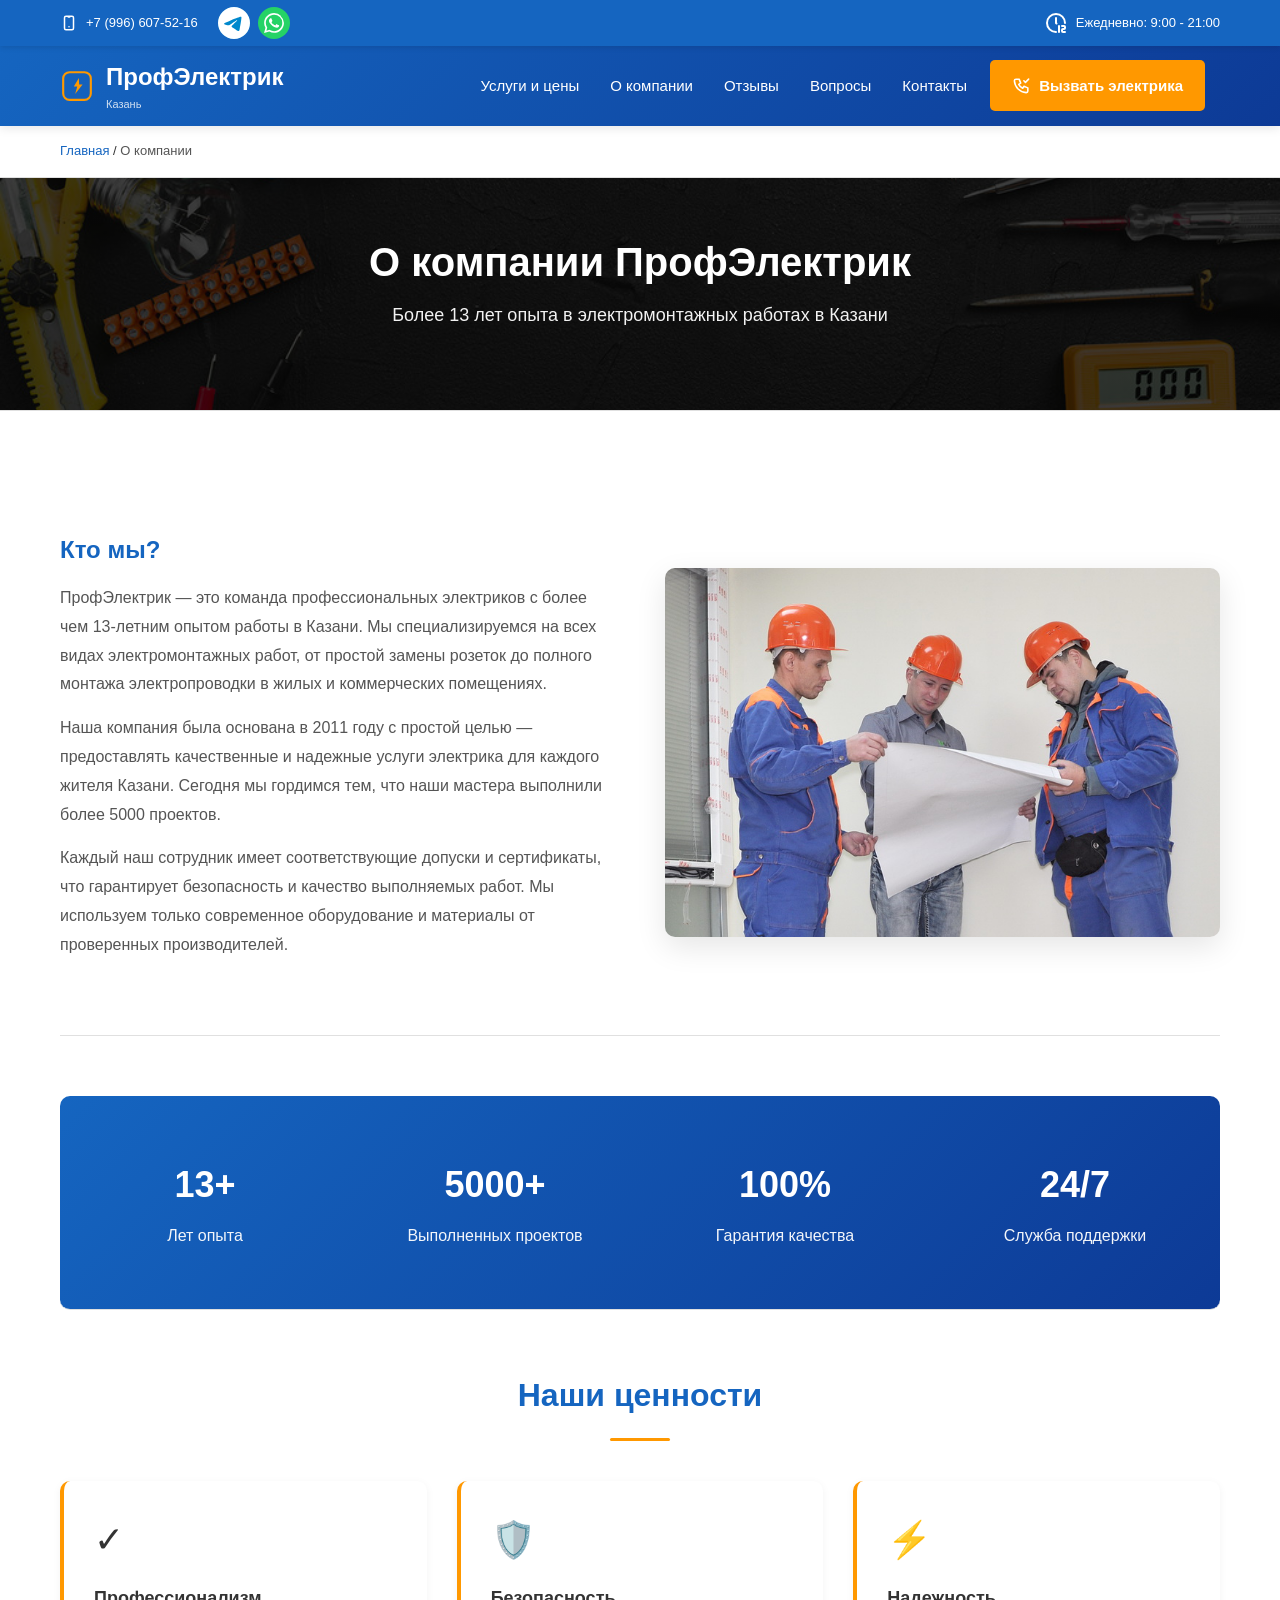
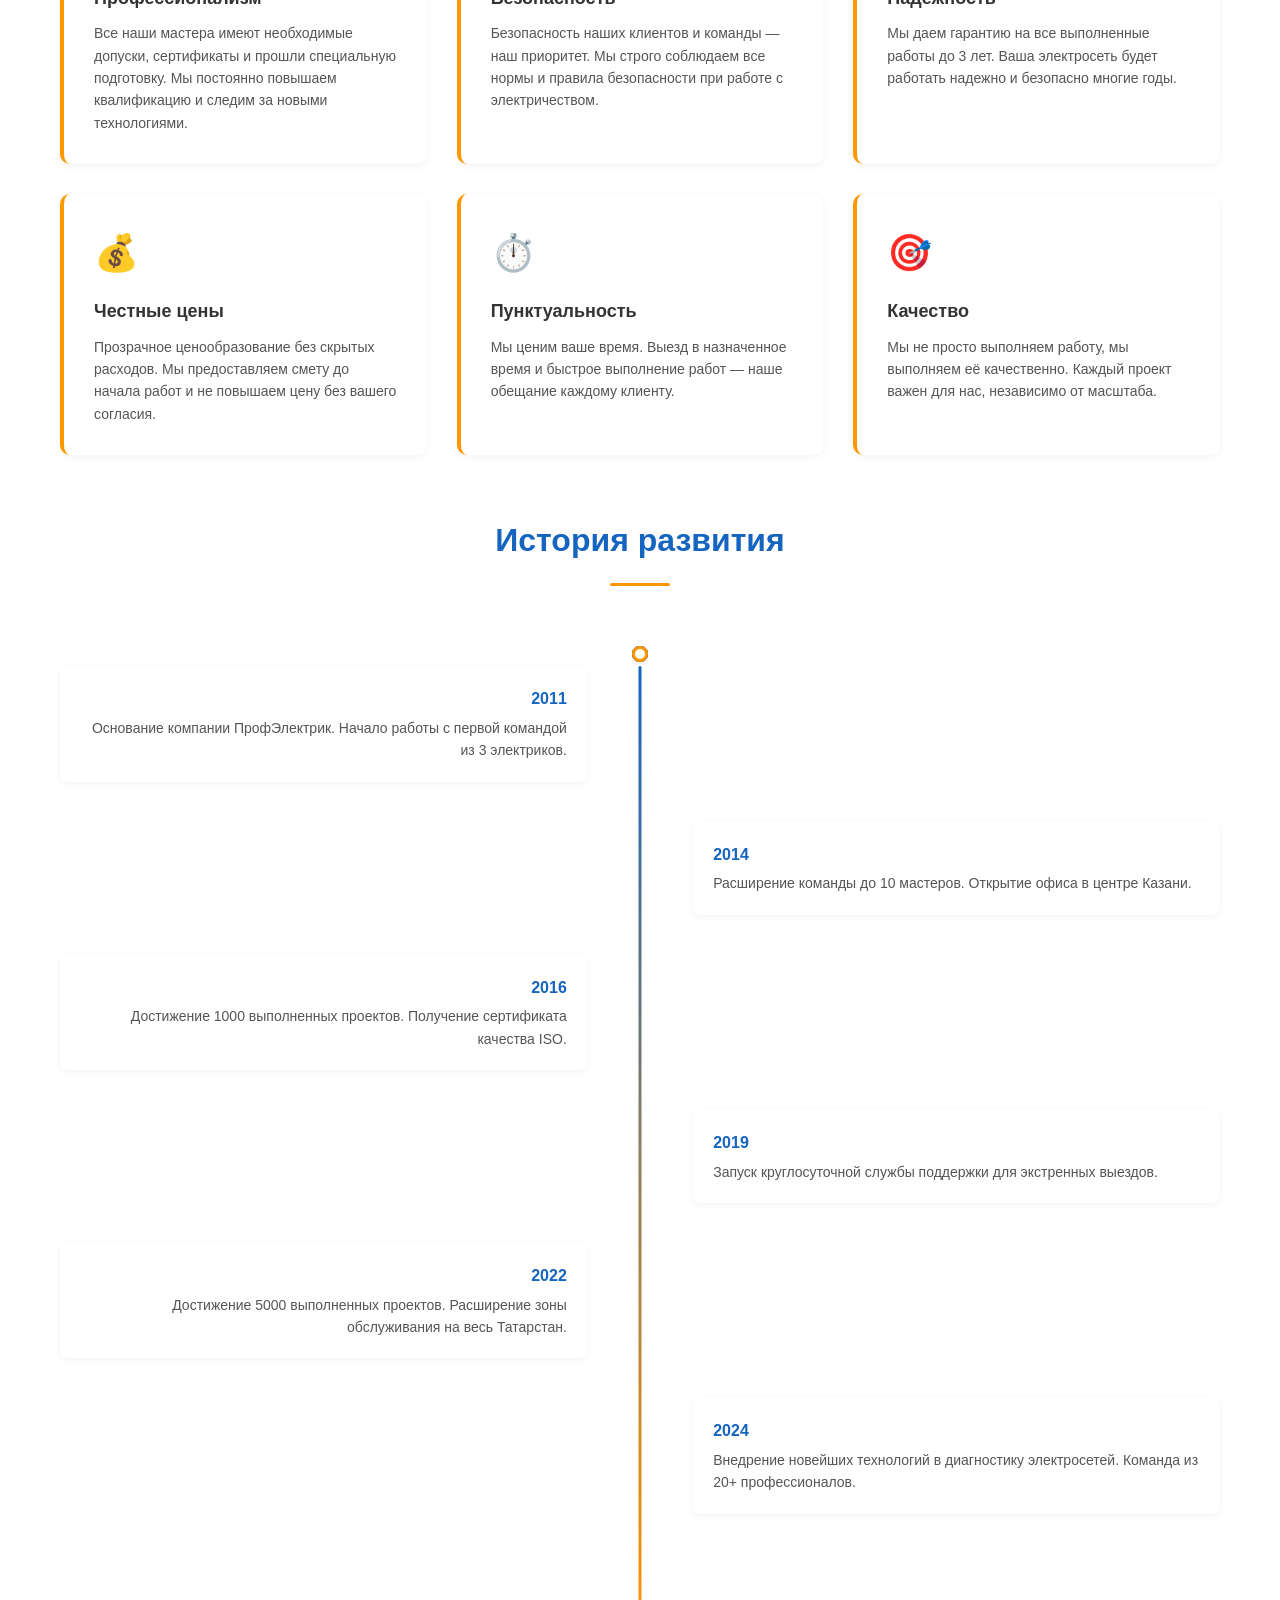
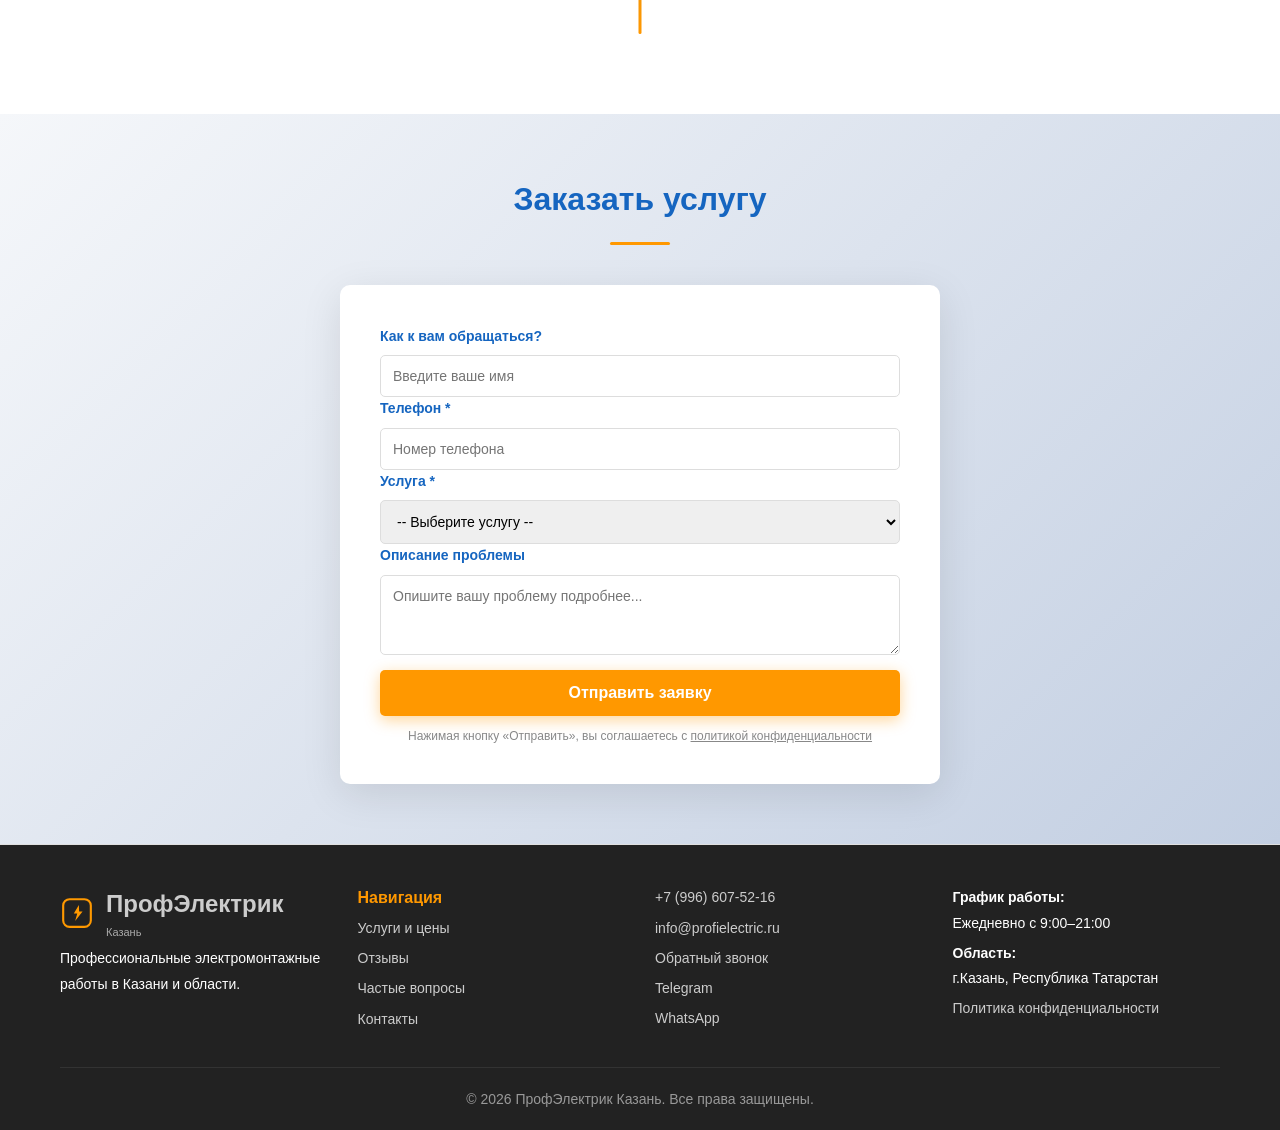
<file: pages/about-company.html>
<!DOCTYPE html>
<html lang="ru">
<head>
    <meta charset="UTF-8">
    <meta name="viewport" content="width=device-width, initial-scale=1.0">
    <title>О компании - ПрофЭлектрик Казань</title>
        <style>
        
        body {
            font-family: 'Segoe UI', Tahoma, Geneva, Verdana, sans-serif;
            line-height: 1.6;
            color: var(--color-text);
            background-color: var(--color-bg);
        }

        .container {
            max-width: 1200px;
            margin: 0 auto;
            padding: 0 20px;
        }

               /* Hero Section */
        .hero {
            background: linear-gradient(135deg, rgba(0, 0, 0, 0.75) 0%, rgba(0, 0, 0, 0.75) 100%),
                        url('../assets/images/hero-bg-page.jpg') center/cover;
            color: white;
            padding: 60px 0;
            text-align: center;
        }

        .hero h1 {
            font-size: 40px;
            margin-bottom: 15px;
            line-height: 1.2;
        }

        .hero p {
            font-size: 18px;
            margin-bottom: 20px;
            opacity: 0.95;
        }

        /* Main Content */
        main {
            background: white;
            padding: 60px 0;
        }

        h2 {
            font-size: 32px;
            margin-bottom: 40px;
            text-align: center;
            color: var(--color-primary);
            position: relative;
            padding-bottom: 20px;
        }

        h2::after {
            content: '';
            position: absolute;
            bottom: 0;
            left: 50%;
            transform: translateX(-50%);
            width: 60px;
            height: 3px;
            background-color: var(--color-accent);
            border-radius: 2px;
        }

        h3 {
            font-size: 20px;
            margin-bottom: 15px;
            color: var(--color-primary);
        }

        /* About Section */
        .about-section {
            display: grid;
            grid-template-columns: 1fr 1fr;
            gap: 50px;
            align-items: center;
            margin-bottom: 60px;
        }

        .about-text h3 {
            margin-top: 0;
            font-size: 24px;
        }

        .about-text p {
            margin-bottom: 15px;
            color: var(--color-text-light);
            line-height: 1.8;
        }

        .about-image {
            width: 100%;
            border-radius: 10px;
            box-shadow: 0 10px 30px rgba(0,0,0,0.1);
            overflow: hidden;
        }

        .about-image img {
            width: 100%;
            height: auto;
            display: block;
        }

        /* Stats Section */
        .stats {
            background: linear-gradient(135deg, var(--color-primary) 0%, var(--color-primary-dark) 100%);
            padding: 60px 0;
            color: white;
            margin: 60px 0;
            border-radius: 10px;
        }

        .stats-grid {
            display: grid;
            grid-template-columns: repeat(auto-fit, minmax(200px, 1fr));
            gap: 40px;
            text-align: center;
        }

        .stat-item h4 {
            font-size: 36px;
            margin-bottom: 10px;
            font-weight: bold;
        }

        .stat-item p {
            font-size: 16px;
            opacity: 0.95;
            margin: 0;
        }

        /* Team Section */
        .team-grid {
            display: grid;
            grid-template-columns: repeat(auto-fit, minmax(250px, 1fr));
            gap: 30px;
            margin-bottom: 60px;
        }

        .team-card {
            background: white;
            border-radius: 10px;
            overflow: hidden;
            box-shadow: 0 4px 15px rgba(0,0,0,0.1);
            text-align: center;
            transition: all 0.3s ease;
        }

        .team-card:hover {
            transform: translateY(-10px);
            box-shadow: 0 10px 30px rgba(0,0,0,0.15);
        }

        .team-photo {
            width: 100%;
            height: 250px;
            background: linear-gradient(135deg, #667eea 0%, #764ba2 100%);
            display: flex;
            align-items: center;
            justify-content: center;
            font-size: 80px;
        }

        .team-info {
            padding: 25px;
        }

        .team-info h4 {
            font-size: 18px;
            margin-bottom: 5px;
            color: var(--color-primary);
        }

        .team-info p {
            font-size: 14px;
            color: var(--color-text-light);
            margin-bottom: 10px;
        }

        .team-years {
            font-size: 12px;
            background: #f0f7ff;
            color: var(--color-primary);
            padding: 5px 10px;
            border-radius: 20px;
            display: inline-block;
        }

        /* Values Section */
        .values-grid {
            display: grid;
            grid-template-columns: repeat(auto-fit, minmax(280px, 1fr));
            gap: 30px;
            margin-bottom: 60px;
        }

        .value-card {
            background: white;
            padding: 30px;
            border-radius: 10px;
            border-left: 4px solid var(--color-accent);
            box-shadow: 0 2px 8px rgba(0,0,0,0.05);
            transition: all 0.3s ease;
        }

        .value-card:hover {
            box-shadow: 0 8px 20px rgba(0,0,0,0.1);
            transform: translateX(5px);
        }

        .value-icon {
            font-size: 36px;
            margin-bottom: 15px;
        }

        .value-card h4 {
            font-size: 18px;
            margin-bottom: 10px;
            margin-top: 0;
        }

        .value-card p {
            font-size: 14px;
            color: var(--color-text-light);
            margin: 0;
            line-height: 1.6;
        }

        /* Timeline */
        .timeline {
            position: relative;
            padding: 40px 0;
            margin-bottom: 60px;
        }

        .timeline::before {
            content: '';
            position: absolute;
            left: 50%;
            transform: translateX(-50%);
            width: 3px;
            height: 100%;
            background: linear-gradient(180deg, var(--color-primary) 0%, var(--color-accent) 100%);
            border-radius: 2px;
        }

        .timeline-item {
            margin-bottom: 40px;
            width: 48%;
        }

        .timeline-item:nth-child(odd) {
            margin-left: 0;
            margin-right: auto;
            text-align: right;
            padding-right: 30px;
        }

        .timeline-item:nth-child(even) {
            margin-left: auto;
            margin-right: 0;
            text-align: left;
            padding-left: 30px;
        }

        .timeline-dot {
            position: absolute;
            left: 50%;
            transform: translateX(-50%);
            width: 16px;
            height: 16px;
            background: white;
            border: 3px solid var(--color-primary);
            border-radius: 50%;
            top: 20px;
            z-index: 1;
        }

        .timeline-item:nth-child(even) .timeline-dot {
            border-color: var(--color-accent);
        }

        .timeline-content {
            background: white;
            padding: 20px;
            border-radius: 8px;
            box-shadow: 0 2px 8px rgba(0,0,0,0.05);
        }

        .timeline-year {
            font-weight: bold;
            color: var(--color-primary);
            font-size: 16px;
            margin-bottom: 5px;
        }

        .timeline-content p {
            font-size: 14px;
            color: var(--color-text-light);
            margin: 0;
        }

        /* Info Box */
        .info-box {
            background: #f0f7ff;
            border-left: 4px solid var(--color-primary);
            padding: 20px;
            border-radius: 5px;
            margin: 30px 0;
        }

        .info-box p {
            margin: 0;
            color: var(--color-text);
        }

        /* Buttons */
        .btn {
            display: inline-block;
            padding: 14px 35px;
            background-color: var(--color-accent);
            color: white;
            text-decoration: none;
            border-radius: 5px;
            font-weight: bold;
            font-size: 16px;
            border: none;
            cursor: pointer;
            transition: all 0.3s ease;
            box-shadow: 0 4px 15px rgba(255,152,0,0.4);
            margin-top: 15px;
        }

        .btn:hover {
            background-color: #F57C00;
            transform: translateY(-2px);
            box-shadow: 0 6px 20px rgba(255,152,0,0.6);
        }

        .btn-secondary {
            background-color: var(--color-primary);
            box-shadow: 0 4px 15px rgba(21, 101, 192, 0.4);
        }

        .btn-secondary:hover {
            background-color: var(--color-primary-dark);
            box-shadow: 0 6px 20px rgba(21, 101, 192, 0.6);
        }

        /* Footer */
        footer {
            background-color: #1a1a1a;
            color: #fff;
            padding: 50px 0 20px;
            margin-top: 60px;
        }

        .footer-content {
            display: grid;
            grid-template-columns: repeat(auto-fit, minmax(250px, 1fr));
            gap: 40px;
            margin-bottom: 40px;
        }

        .footer-section h4 {
            font-size: 16px;
            margin-bottom: 15px;
            color: var(--color-accent);
        }

        .footer-section p,
        .footer-section ul {
            font-size: 14px;
            line-height: 1.8;
        }

        .footer-section ul {
            list-style: none;
            padding: 0;
        }

        .footer-section ul li {
            margin-bottom: 8px;
        }

        .footer-section a {
            color: #ccc;
            text-decoration: none;
            transition: color 0.3s ease;
        }

        .footer-section a:hover {
            color: var(--color-accent);
        }

        .footer-bottom {
            border-top: 1px solid #333;
            padding-top: 20px;
            text-align: center;
            font-size: 13px;
            color: #999;
        }

        /* Responsive */
        @media (max-width: 1024px) {
            .about-section {
                grid-template-columns: 1fr;
                gap: 30px;
            }

            .timeline::before {
                left: 20px;
            }

            .timeline-item {
                width: 100%;
                margin-left: 0 !important;
                margin-right: 0 !important;
                padding-left: 70px !important;
                padding-right: 0 !important;
                text-align: left !important;
            }

            .timeline-dot {
                left: 20px;
            }
        }

        @media (max-width: 768px) {
            .hero h1 {
                font-size: 28px;
            }

            h2 {
                font-size: 24px;
            }

            .stats-grid {
                grid-template-columns: 1fr 1fr;
                gap: 20px;
            }

            .team-grid,
            .values-grid {
                grid-template-columns: 1fr;
            }

            .stat-item h4 {
                font-size: 28px;
            }
        }
    </style>

<link rel="stylesheet" href="../styles/styles.css">
<link rel="icon" href="../assets/icons/favicon.ico" type="image/x-icon">
</head>
<body>
     <!-- Top Info Bar -->
<div class="top-bar" id="topBar">
    <div class="container">
        <div class="top-bar-item">
            <span class="icon">
                <svg xmlns="http://www.w3.org/2000/svg" viewBox="0 0 24 24" fill="none"
                     stroke="currentColor" stroke-width="2" stroke-linecap="round" stroke-linejoin="round"
                     aria-hidden="true">
                    <path stroke="none" d="M0 0h24v24H0z" fill="none"/>
                    <path d="M6 5a2 2 0 0 1 2 -2h8a2 2 0 0 1 2 2v14a2 2 0 0 1 -2 2h-8a2 2 0 0 1 -2 -2v-14" />
                    <path d="M11 4h2" />
                    <path d="M12 17v.01" />
                </svg>
            </span>

            <a href="tel:+79966075216" id="phoneLink">+7 (996) 607-52-16</a>

            <!-- КЛИКАБЕЛЬНЫЕ ИКОНКИ TG и WA -->
            <div class="social-icons">
                <a href="https://t.me/+79966075216?text=Здравствуйте! Хочу заказать услуги по электромонтажу. Когда можно созвониться?" target="_blank" title="Telegram" class="social-link tg">
                    
                                
<svg width="32px" height="32px" viewBox="0 0 16 16" xmlns="http://www.w3.org/2000/svg" fill="#fff" class="bi bi-telegram">
  <path d="M16 8A8 8 0 1 1 0 8a8 8 0 0 1 16 0zM8.287 5.906c-.778.324-2.334.994-4.666 2.01-.378.15-.577.298-.595.442-.03.243.275.339.69.47l.175.055c.408.133.958.288 1.243.294.26.006.549-.1.868-.32 2.179-1.471 3.304-2.214 3.374-2.23.05-.012.12-.026.166.016.047.041.042.12.037.141-.03.129-1.227 1.241-1.846 1.817-.193.18-.33.307-.358.336a8.154 8.154 0 0 1-.188.186c-.38.366-.664.64.015 1.088.327.216.589.393.85.571.284.194.568.387.936.629.093.06.183.125.27.187.331.236.63.448.997.414.214-.02.435-.22.547-.82.265-1.417.786-4.486.906-5.751a1.426 1.426 0 0 0-.013-.315.337.337 0 0 0-.114-.217.526.526 0 0 0-.31-.093c-.3.005-.763.166-2.984 1.09z"/>
</svg>
                            
                </a>
                <a href="https://wa.me/+79966075216?text=Здравствуйте! Хочу заказать услуги по электромонтажу. Когда можно созвониться?" target="_blank" title="WhatsApp" class="social-link wa">
                    <svg xmlns="http://www.w3.org/2000/svg" viewBox="0 0 24 24" fill="currentColor" width="20" height="20">
                        <path d="M17.472 14.382c-.297-.149-1.758-.867-2.03-.967-.273-.099-.471-.148-.67.15-.197.297-.767.966-.94 1.164-.173.199-.347.223-.644.075-.297-.15-1.255-.463-2.39-1.475-.883-.788-1.48-1.761-1.653-2.059-.173-.297-.018-.458.13-.606.134-.133.298-.347.446-.52.149-.174.198-.298.298-.497.099-.198.05-.371-.025-.52-.075-.149-.669-1.612-.916-2.207-.242-.579-.487-.5-.669-.51-.173-.008-.371-.01-.57-.01-.198 0-.52.074-.792.372-.272.297-1.04 1.016-1.04 2.479 0 1.462 1.065 2.875 1.213 3.074.149.198 2.096 3.2 5.077 4.487.709.306 1.262.489 1.694.625.712.227 1.36.195 1.871.118.571-.085 1.758-.719 2.006-1.413.248-.694.248-1.289.173-1.413-.074-.124-.272-.198-.57-.347m-5.421 7.403h-.004a9.87 9.87 0 0 1-5.031-1.378l-.361-.214-3.741.982.998-3.648-.235-.374a9.86 9.86 0 0 1-1.51-5.26c.001-5.45 4.436-9.884 9.888-9.884 2.64 0 5.122 1.03 6.988 2.898a9.825 9.825 0 0 1 2.893 6.994c-.003 5.45-4.437 9.884-9.885 9.884m8.413-18.297A11.815 11.815 0 0 0 12.05 0C5.495 0 .16 5.335.157 11.892c0 2.096.547 4.142 1.588 5.945L.057 24l6.305-1.654a11.882 11.882 0 0 0 5.683 1.448h.005c6.554 0 11.89-5.335 11.893-11.893A11.821 11.821 0 0 0 19.885 3.488"/>
                    </svg>
                </a>
            </div>

        </div>
        <div class="top-bar-item">
            <svg xmlns="http://www.w3.org/2000/svg" width="24" height="24" viewBox="0 0 24 24" fill="none" stroke="currentColor" stroke-width="2" stroke-linecap="round" stroke-linejoin="round" class="icon icon-tabler icons-tabler-outline icon-tabler-clock-12"><path stroke="none" d="M0 0h24v24H0z" fill="none"/><path d="M3 12a9 9 0 0 0 9 9m9 -9a9 9 0 1 0 -18 0" /><path d="M12 7v5l.5 .5" /><path d="M18 15h2a1 1 0 0 1 1 1v1a1 1 0 0 1 -1 1h-1a1 1 0 0 0 -1 1v1a1 1 0 0 0 1 1h2" /><path d="M15 21v-6" /></svg>
            <span>Ежедневно: 9:00 - 21:00</span>
        </div>
    </div>
</div>


    <!-- Header -->
<header>
  <div class="container">
    <div class="header-content">

      <div class="logo">
        <a class="logo-link" href="../index.html">
          <img class="logo-img" src="../assets/icons/logo-horizontal.svg" alt="ПрофЭлектрик Казань">
          <div class="logo-text">
            <span>ПрофЭлектрик</span>
            <div class="city-name">Казань</div>
          </div>
        </a>
      </div>

      <nav class="nav-menu" id="navMenu">
        <a href="uslugi-i-ceny.html">Услуги и цены</a>
        <a href="../pages/about-company.html">О компании</a>
        <a href="../pages/otzivy.html">Отзывы</a>
        <a href="../pages/faq-section.html">Вопросы</a>
        <a href="../pages/contact-info.html">Контакты</a>
       
      </nav>

      <button class="btn-call" type="button" onclick="openModal()">
        <svg xmlns="http://www.w3.org/2000/svg" viewBox="0 0 24 24" fill="none"
             stroke="currentColor" stroke-width="2" stroke-linecap="round" stroke-linejoin="round"
             aria-hidden="true" class="btn-call-icon">
          <path stroke="none" d="M0 0h24v24H0z" fill="none"/>
          <path d="M5 4h4l2 5l-2.5 1.5a11 11 0 0 0 5 5l1.5 -2.5l5 2v4a2 2 0 0 1 -2 2a16 16 0 0 1 -15 -15a2 2 0 0 1 2 -2" />
          <path d="M15 6l2 2l4 -4" />
        </svg>
        Вызвать электрика
      </button>

      <div class="menu-toggle" id="menuToggle" aria-label="Открыть меню" role="button" tabindex="0">
        <span></span>
        <span></span>
        <span></span>
      </div>

    </div>
  </div>
</header>


    <!-- Breadcrumb -->
    <div class="breadcrumb">
        <div class="container">
            <span class="breadcrumb-item"><a href="../index.html">Главная</a></span>
            <span class="breadcrumb-item"><span>/</span></span>
            <span class="breadcrumb-item active">О компании</span>
        </div>
    </div>



    <!-- Hero -->
    <section class="hero">
        <div class="container">
            <h1>О компании ПрофЭлектрик</h1>
            <p>Более 13 лет опыта в электромонтажных работах в Казани</p>
        </div>
    </section>

    <!-- Main Content -->
    <main>
        <div class="container">
            <!-- About Section -->
            <section class="about-section">
                <div class="about-text">
                    <h3>Кто мы?</h3>
                    <p>
                        ПрофЭлектрик — это команда профессиональных электриков с более чем 13-летним опытом работы в Казани. Мы специализируемся на всех видах электромонтажных работ, от простой замены розеток до полного монтажа электропроводки в жилых и коммерческих помещениях.
                    </p>
                    <p>
                        Наша компания была основана в 2011 году с простой целью — предоставлять качественные и надежные услуги электрика для каждого жителя Казани. Сегодня мы гордимся тем, что наши мастера выполнили более 5000 проектов.
                    </p>
                    <p>
                        Каждый наш сотрудник имеет соответствующие допуски и сертификаты, что гарантирует безопасность и качество выполняемых работ. Мы используем только современное оборудование и материалы от проверенных производителей.
                    </p>
                </div>
                <div class="about-image">
                    <img src="../assets/images/comanda.jpg" alt="Наша команда профессиональных электриков">
                </div>
            </section>

            <!-- Stats Section -->
            <section class="stats">
                <div class="container">
                    <div class="stats-grid">
                        <div class="stat-item">
                            <h4>13+</h4>
                            <p>Лет опыта</p>
                        </div>
                        <div class="stat-item">
                            <h4>5000+</h4>
                            <p>Выполненных проектов</p>
                        </div>
                        <div class="stat-item">
                            <h4>100%</h4>
                            <p>Гарантия качества</p>
                        </div>
                        <div class="stat-item">
                            <h4>24/7</h4>
                            <p>Служба поддержки</p>
                        </div>
                    </div>
                </div>
            </section>

            <!-- Values Section -->
            <h2>Наши ценности</h2>
            <div class="values-grid">
                <div class="value-card">
                    <div class="value-icon">✓</div>
                    <h4>Профессионализм</h4>
                    <p>Все наши мастера имеют необходимые допуски, сертификаты и прошли специальную подготовку. Мы постоянно повышаем квалификацию и следим за новыми технологиями.</p>
                </div>
                <div class="value-card">
                    <div class="value-icon">🛡️</div>
                    <h4>Безопасность</h4>
                    <p>Безопасность наших клиентов и команды — наш приоритет. Мы строго соблюдаем все нормы и правила безопасности при работе с электричеством.</p>
                </div>
                <div class="value-card">
                    <div class="value-icon">⚡</div>
                    <h4>Надежность</h4>
                    <p>Мы даем гарантию на все выполненные работы до 3 лет. Ваша электросеть будет работать надежно и безопасно многие годы.</p>
                </div>
                <div class="value-card">
                    <div class="value-icon">💰</div>
                    <h4>Честные цены</h4>
                    <p>Прозрачное ценообразование без скрытых расходов. Мы предоставляем смету до начала работ и не повышаем цену без вашего согласия.</p>
                </div>
                <div class="value-card">
                    <div class="value-icon">⏱️</div>
                    <h4>Пунктуальность</h4>
                    <p>Мы ценим ваше время. Выезд в назначенное время и быстрое выполнение работ — наше обещание каждому клиенту.</p>
                </div>
                <div class="value-card">
                    <div class="value-icon">🎯</div>
                    <h4>Качество</h4>
                    <p>Мы не просто выполняем работу, мы выполняем её качественно. Каждый проект важен для нас, независимо от масштаба.</p>
                </div>
            </div>

            <!-- Timeline Section -->
            <h2>История развития</h2>
            <div class="timeline">
                <div class="timeline-item">
                    <div class="timeline-dot"></div>
                    <div class="timeline-content">
                        <div class="timeline-year">2011</div>
                        <p>Основание компании ПрофЭлектрик. Начало работы с первой командой из 3 электриков.</p>
                    </div>
                </div>
                <div class="timeline-item">
                    <div class="timeline-dot"></div>
                    <div class="timeline-content">
                        <div class="timeline-year">2014</div>
                        <p>Расширение команды до 10 мастеров. Открытие офиса в центре Казани.</p>
                    </div>
                </div>
                <div class="timeline-item">
                    <div class="timeline-dot"></div>
                    <div class="timeline-content">
                        <div class="timeline-year">2016</div>
                        <p>Достижение 1000 выполненных проектов. Получение сертификата качества ISO.</p>
                    </div>
                </div>
                <div class="timeline-item">
                    <div class="timeline-dot"></div>
                    <div class="timeline-content">
                        <div class="timeline-year">2019</div>
                        <p>Запуск круглосуточной службы поддержки для экстренных выездов.</p>
                    </div>
                </div>
                <div class="timeline-item">
                    <div class="timeline-dot"></div>
                    <div class="timeline-content">
                        <div class="timeline-year">2022</div>
                        <p>Достижение 5000 выполненных проектов. Расширение зоны обслуживания на весь Татарстан.</p>
                    </div>
                </div>
                <div class="timeline-item">
                    <div class="timeline-dot"></div>
                    <div class="timeline-content">
                        <div class="timeline-year">2024</div>
                        <p>Внедрение новейших технологий в диагностику электросетей. Команда из 20+ профессионалов.</p>
                    </div>
                </div>
            </div>

                    </div>
    </main>

    <!-- Contact Form Section -->
<section class="form-section" id="contact">
  <div class="container">
    <h2 style="color: var(--color-primary);">Заказать услугу</h2>

    <div class="form-container">
      <div class="success-message" id="successMessage" style="display:none;">
        ✅ Спасибо! Ваша заявка отправлена. Мы свяжемся с вами в ближайшее время.
      </div>

      <form id="contactForm" action="https://functions.yandexcloud.net/d4emt21c53nvrp305lqp" method="POST">



  <!-- это поле можно убрать, но можно и оставить как текстовый блок -->
  <input type="hidden" name="fi-text-source" value="page">

  
<div class="form-group">
  <label for="anyName">Как к вам обращаться? </label>
  <input type="text" id="anyName" name="fi-text-anyName" placeholder="Введите ваше имя">
</div>


  <div class="form-group">
    <label for="phone">Телефон *</label>
    <input type="tel" id="phone" name="fi-sender-phone" required placeholder="Номер телефона">
  </div>

  <div class="form-group">
    <label for="service">Услуга *</label>
    <select id="service" name="fi-select-service">
      <option value="">-- Выберите услугу --</option>
      <option value="Установка розеток">Установка розеток</option>
      <option value="Установка выключателей">Установка выключателей</option>
      <option value="Установка люстр и светильников">Установка люстр и светильников</option>
      <option value="Ремонт электропроводки">Ремонт электропроводки</option>
      <option value="Прокладка кабеля">Прокладка кабеля</option>
      <option value="Монтаж счетчика">Монтаж счетчика</option>
      <option value="Экстренный ремонт">Экстренный ремонт</option>
      <option value="Другое">Другое</option>
    </select>
  </div>


  <div class="form-group">
    <label for="message">Описание проблемы</label>
    <textarea id="message" name="fi-text-message" placeholder="Опишите вашу проблему подробнее..."></textarea>
  </div>

  <button type="submit" class="btn" style="width: 100%;">Отправить заявку</button>
</form>
 <p class="form-policy">
    Нажимая кнопку «Отправить», вы соглашаетесь с
    <a href="../pages/privacy.html" target="_blank">
      политикой конфиденциальности
    </a>
  </p>

    </div>
  </div>
</section>



     <!-- Footer -->
    <footer>
        <div class="container">
            <div class="footer-content">
                <div class="footer-section">
                    <h4>
<div class="logo">
  <a class="logo-link" href="index.html">
    <img class="logo-img" src="../assets/icons/logo-horizontal.svg" alt="ПрофЭлектрик Казань">
    <div class="logo-text">
      <span>ПрофЭлектрик</span>
      <div class="city-name">Казань</div>
    </div>
  </a>
</div>

</h4>
                    
                    <p>Профессиональные электромонтажные работы в Казани и области.</p>
                </div>
                <div class="footer-section">
                    <h4>Навигация</h4>
                    <ul>
                        <li><a href="../pages/uslugi-i-ceny.html">Услуги и цены</a></li>
                        <li><a href="../pages/otzivy.html">Отзывы</a></li>
                        <li><a href="../pages/faq-section.html">Частые вопросы</a></li>
                        <li><a href="../pages/contact-info.html">Контакты</a></li>
                        
                    </ul>
                </div>
                <div class="footer-section">
                    
                    <ul>
                        <li><a href="tel:+79966075216">+7 (996) 607-52-16</a></li>
                        <li><a href="mailto:info@profielectric.ru">info@profielectric.ru</a></li>
                        <li><a href="#" onclick="openModal()">Обратный звонок</a></li>
                         <li><a href="https://t.me/+79966075216?text=Здравствуйте! Хочу заказать услуги по электромонтажу. Когда можно созвониться?" id="telegramLink">Telegram</a>

</li>
                        <li><a href="https://wa.me/+79966075216?text=Здравствуйте! Хочу заказать услуги по электромонтажу. Когда можно созвониться?">WhatsApp</a>
</li>
                    </ul>
                </div>
                <div class="footer-section">
                    
                    <ul>
                        <li>
  <strong>График работы:</strong><br>
  Ежедневно c 9:00–21:00
</li>

                        <li><strong>Область:</strong><br> г.Казань, Республика Татарстан</li>
                        <li><a href="../pages/privacy.html">Политика конфиденциальности</a></li>
                       
                    </ul>
                </div>
            </div>
            <div class="footer-bottom">
                <p>&copy; 2026 ПрофЭлектрик Казань. Все права защищены.</p>
            </div>
        </div>
    </footer>



    <!-- Modal Window -->
    <div id="callModal" class="modal">
        <div class="modal-content">
            <div class="modal-header">
                <h2>Оставить заявку</h2>
                <button class="close-btn" onclick="closeModal()">&times;</button>
            </div>
            
            <form id="modalForm" action="https://functions.yandexcloud.net/d4emt21c53nvrp305lqp" method="POST">


  <input type="hidden" name="fi-text-source" value="modal">

  
<div class="form-group">
  <label for="modalAnyName">Как к вам обращаться?</label>
  <input type="text" id="modalAnyName" name="fi-text-anyName" placeholder="Введите ваше имя:">
</div>


  <div class="form-group">
    <label for="modalPhone">Телефон *</label>
    <input type="tel" id="modalPhone" name="fi-sender-phone" required placeholder="Номер телефона:">
  </div>

  <div class="form-group">
    <label for="modalService">Услуга</label>
    <select id="modalService" name="fi-select-service">
      <option value="">-- Выберите услугу --</option>
      <option value="Монтаж розеток">Монтаж розеток</option>
      <option value="Монтаж выключателей">Монтаж выключателей</option>
      <option value="Установка освещения">Установка освещения</option>
      <option value="Монтаж электропроводки">Монтаж электропроводки</option>
      <option value="Монтаж автомата">Монтаж автомата</option>
      <option value="Аварийный вызов">Аварийный вызов</option>
      <option value="Ремонт электропроводки">Ремонт электропроводки</option>
      <option value="Другое">Другое</option>
    </select>
  </div>

  <div class="form-group">
    <label for="modalMessage">Опишите проблему</label>
    <textarea id="modalMessage" name="fi-text-message" placeholder="Опишите вашу проблему..."></textarea>
  </div>

  <div class="modal-footer">
    
    <button type="submit" class="btn">Отправить</button>
  </div>

  <p class="form-policy">
    Нажимая кнопку «Отправить», вы соглашаетесь с
    <a href="../pages/privacy.html" target="_blank">
      политикой конфиденциальности
    </a>
  </p>
</div>
</form>




            <div id="modalSuccess" class="modal-success">
                <div class="success-icon">✅</div>
                <h3>Заявка отправлена!</h3>
                <p>Спасибо за вашу заявку. Наш менеджер свяжется с вами в течение 10 минут.</p>
            </div>
        </div>
    </div>

  <div id="thanksPopup" class="thanks-popup" aria-hidden="true">
  <div class="thanks-popup__box">
    <div class="thanks-popup__title">Спасибо за заявку!</div>
    <div class="thanks-popup__text">Мы свяжемся с вами в ближайшее время.</div>
  </div>
</div>

<script>
document.addEventListener('DOMContentLoaded', function () {
  // ===== Elements (сначала объявляем, потом используем) =====
  var modal = document.getElementById('callModal');
  var modalForm = document.getElementById('modalForm');
  var modalSuccess = document.getElementById('modalSuccess');

  var contactForm = document.getElementById('contactForm');
  var pageSuccess = document.getElementById('successMessage');

  var menuToggle = document.getElementById('menuToggle');
  var navMenu = document.getElementById('navMenu');

  var topBar = document.getElementById('topBar');
  var header = document.querySelector('header');

  var phoneLink = document.getElementById('phoneLink');

  var thanksPopup = document.getElementById('thanksPopup');
  var thanksTimer = null;

  // ===== Modal open/close =====
  window.openModal = function () {
    if (!modal) return;
    modal.classList.add('active');
    document.body.style.overflow = 'hidden';

    if (modalSuccess) modalSuccess.classList.remove('show');
  };

  window.closeModal = function () {
    if (!modal) return;
    modal.classList.remove('active');
    document.body.style.overflow = 'auto';

    if (modalForm) modalForm.reset();
    if (modalSuccess) modalSuccess.classList.remove('show');
  };

  window.addEventListener('click', function (event) {
    if (modal && event.target === modal) window.closeModal();
  });

  // ===== Mobile menu toggle =====
  if (menuToggle && navMenu) {
    menuToggle.addEventListener('click', function () {
      navMenu.classList.toggle('active');
    });

    var navLinks = document.querySelectorAll('.nav-menu a');
    for (var i = 0; i < navLinks.length; i++) {
      navLinks[i].addEventListener('click', function () {
        navMenu.classList.remove('active');
      });
    }
  }

  // ===== Sticky header offset =====
  if (header) {
    var getTopbarHeight = function () {
      return topBar ? topBar.offsetHeight : 0;
    };

    header.style.top = getTopbarHeight() + 'px';

    var lastScrollTop = 0;
    window.addEventListener('scroll', function () {
      var scrollTop = window.pageYOffset || document.documentElement.scrollTop;

      if (scrollTop > lastScrollTop) {
        header.style.top = '0px';
        header.style.zIndex = '102';
      } else {
        header.style.top = getTopbarHeight() + 'px';
        header.style.zIndex = '100';
      }
      lastScrollTop = scrollTop <= 0 ? 0 : scrollTop;
    });

    window.addEventListener('resize', function () {
      header.style.top = getTopbarHeight() + 'px';
    });
  }

  // ===== Thanks popup =====
  function showThanksPopup() {
    if (!thanksPopup) return;

    // показать
    thanksPopup.classList.add('show');
    thanksPopup.setAttribute('aria-hidden', 'false');

    // закрыть через 3 секунды
    if (thanksTimer) clearTimeout(thanksTimer);
    thanksTimer = setTimeout(function () { 
      thanksPopup.classList.remove('show');
      thanksPopup.setAttribute('aria-hidden', 'true');
    }, 3000);
  }

  // ===== Copy phone to clipboard =====
  if (phoneLink) {
    var originalText = phoneLink.textContent;

    phoneLink.addEventListener('click', function (e) {
      e.preventDefault();
      var href = phoneLink.getAttribute('href');
      var phoneToCopy = href ? href.replace('tel:', '') : originalText;

      if (navigator.clipboard && navigator.clipboard.writeText) {
        navigator.clipboard.writeText(phoneToCopy).then(function () {
          phoneLink.textContent = 'Скопировано!';
          setTimeout(function () {
            phoneLink.textContent = originalText;
          }, 1200);
        }).catch(function () {
          alert('Не удалось скопировать. Скопируйте вручную: ' + phoneToCopy);
        });
      } else {
        alert('Не удалось скопировать. Скопируйте вручную: ' + phoneToCopy);
      }
    });
  }

  // ===== AJAX submit for forms (чтобы НЕ открывалось окно "OK") =====
  async function sendForm(form) {
    var body = new URLSearchParams(new FormData(form));

    var res = await fetch(form.action, {
      method: 'POST',
      headers: { 'Content-Type': 'application/x-www-form-urlencoded' },
      body: body,
    });

    var text = await res.text();
    if (!res.ok) throw new Error(text || ('HTTP ' + res.status));
    return text;
  }

  async function onSubmit(e) {
    e.preventDefault(); // отменяем обычную отправку — НЕТ окна "ok" [web:945]
    var form = e.currentTarget;

    try {
      await sendForm(form);
      form.reset();
      showThanksPopup();

      // если отправили из модалки — закрываем её через 3 секунды
      if (form === modalForm && typeof window.closeModal === 'function') {
        setTimeout(function () { window.closeModal(); }, 3000);
      }
    } catch (err) {
      alert('Ошибка отправки: ' + (err && err.message ? err.message : err));
    }
  }

  if (contactForm) contactForm.addEventListener('submit', onSubmit);
  if (modalForm) modalForm.addEventListener('submit', onSubmit);
});











document.getElementById('phoneBlock').addEventListener('click', async function(e) {
    e.preventDefault(); // Предотвращает переход по ссылке
    
    const phoneNumber = '+79966075216';
    
    try {
        await navigator.clipboard.writeText(phoneNumber);
        
        // Сохраняем оригинальное содержимое
        const originalHTML = this.innerHTML;
        
        // Заменяем на сообщение
        this.innerHTML = '<div style="text-align: center; padding: 20px;"><h3>Номер скопирован!</h3></div>';
        
        // Восстанавливаем через 4 секунды
        setTimeout(() => {
            this.innerHTML = originalHTML;
        }, 4000);
    } catch (err) {
        console.error('Ошибка копирования: ', err);
    }
});
document.getElementById('telegramBlock').addEventListener('click', function(e) {
    e.preventDefault();
    window.open('https://t.me/+79966075216', '_blank');
});
document.getElementById('whatsappBlock').addEventListener('click', function(e) {
    e.preventDefault();
    window.open('https://wa.me/+79966075216', '_blank');
});
document.getElementById('emailBlock').addEventListener('click', function(e) {
    e.preventDefault();
    window.location.href = 'mailto:info@profielectric.ru?subject=Запрос%20по%20электромонтажу&body=Здравствуйте!%0AИнтересуют%20услуги%20электрика.%0A%0AС%20уважением';
});
document.getElementById('scheduleBlock').addEventListener('click', function(e) {
    e.preventDefault();
       const originalHTML = this.innerHTML;
        this.innerHTML = '<div style="text-align: center; padding: 20px;"><h3>Работаем без выходных!</h3></div>';
        setTimeout(() => {
        this.innerHTML = originalHTML;
    }, 4000);
});

</script>

</body>
</html>
</file>
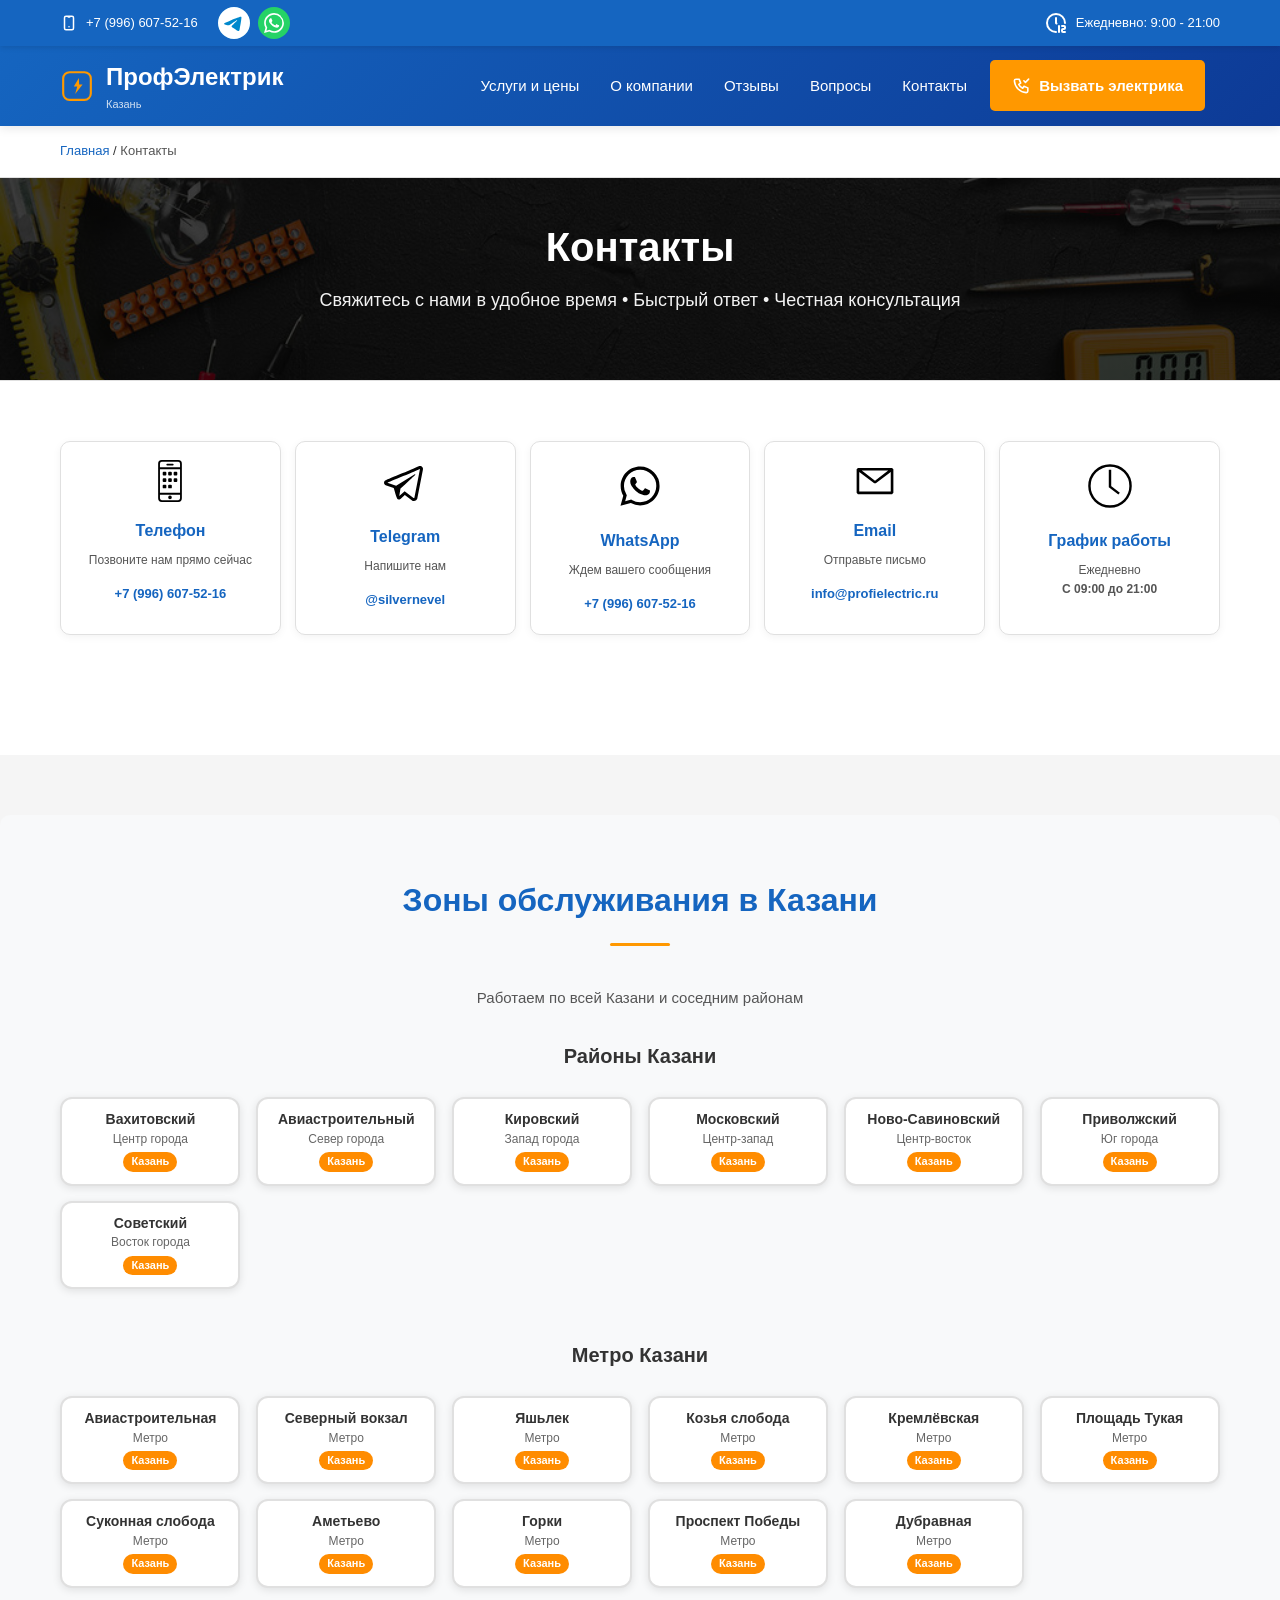
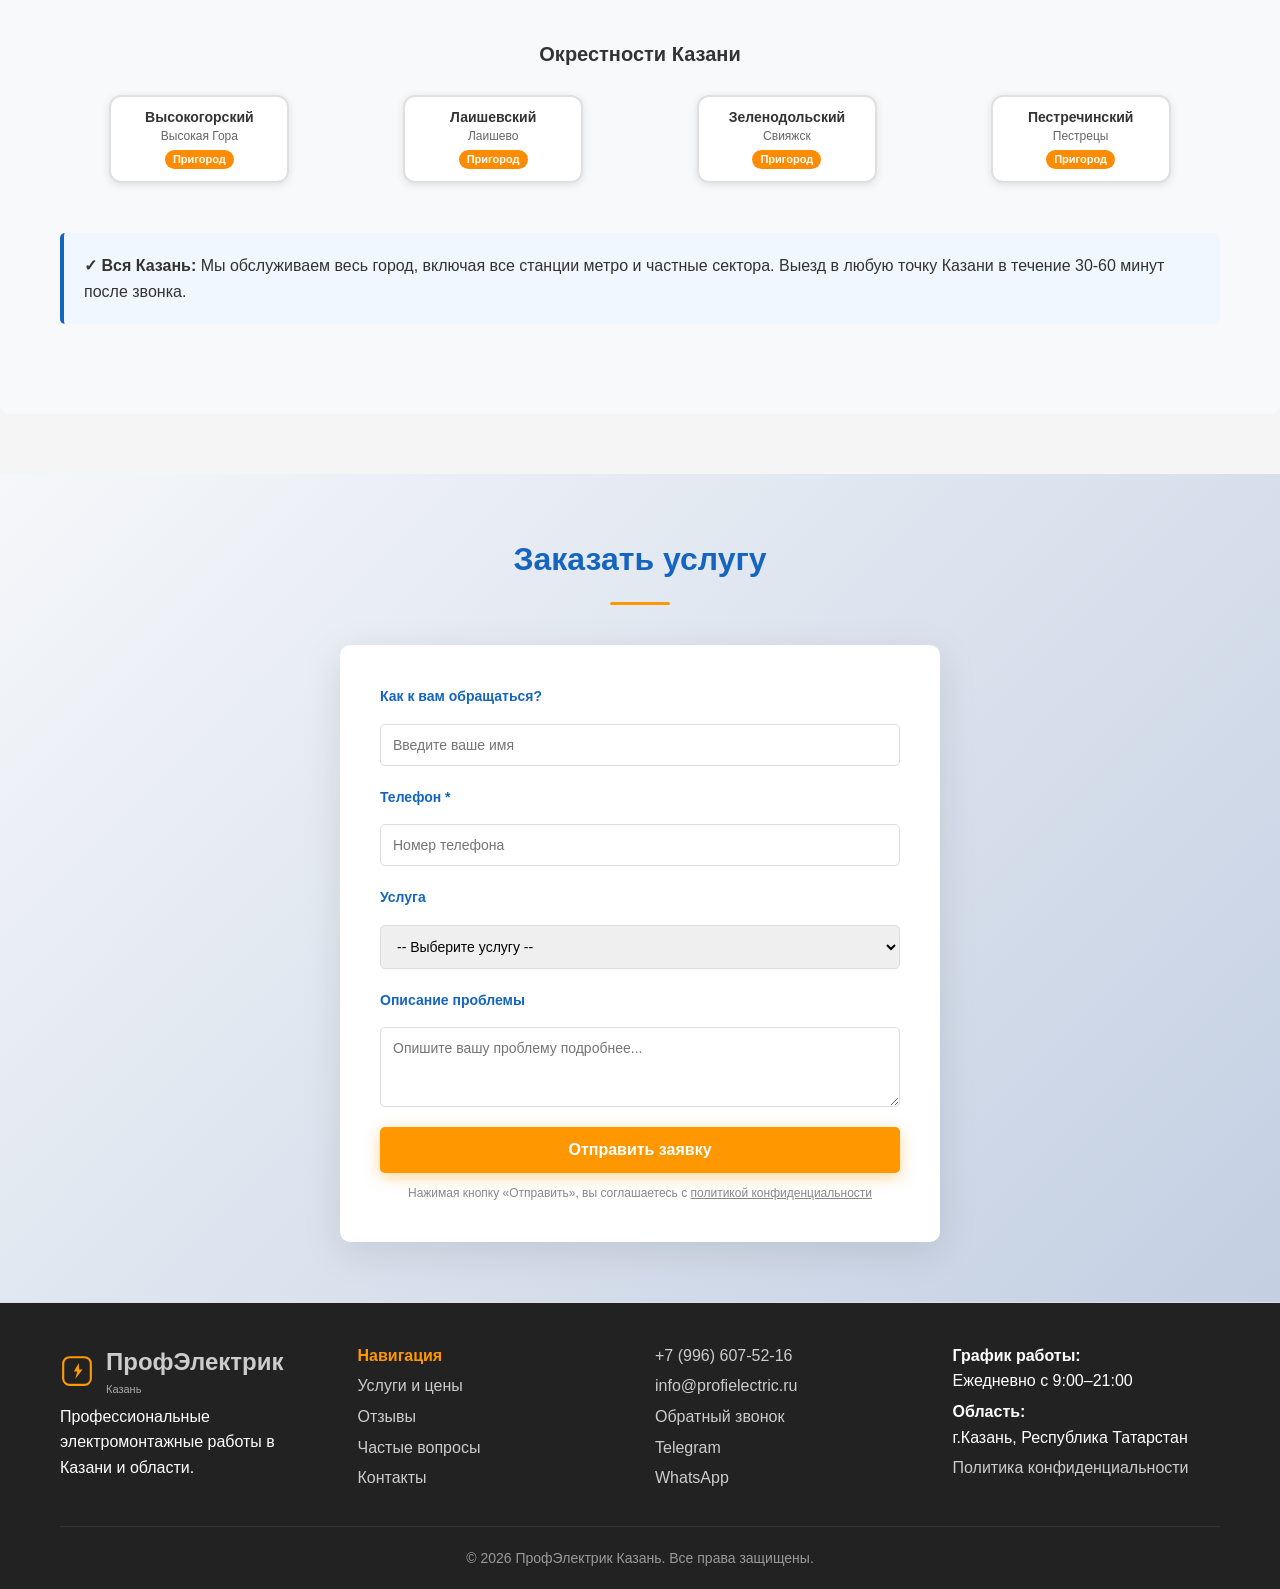
<file: pages/contact-info.html>
<!DOCTYPE html>
<html lang="ru">
<head>
    <meta charset="UTF-8">
    <meta name="viewport" content="width=device-width, initial-scale=1.0">
    <title>Контакты - ПрофЭлектрик Казань</title>
   
    <style>
        * {
            margin: 0;
            padding: 0;
            box-sizing: border-box;
        }

        :root {
            --color-primary: #1565C0;
            --color-primary-dark: #0D3A96;
            --color-text: #333;
            --color-text-light: #555;
            --color-bg: #f5f5f5;
            --color-white: #fff;
            --color-accent: #FF9800;
            --color-success: #4CAF50;
        }


        body {
            font-family: 'Segoe UI', Tahoma, Geneva, Verdana, sans-serif;
            line-height: 1.6;
            color: var(--color-text);
            background-color: var(--color-bg);
        }

        .container {
            max-width: 1200px;
            margin: 0 auto;
            padding: 0 20px;
        }

        /* Breadcrumb */
        .breadcrumb {
            background: white;
            padding: 15px 0;
            border-bottom: 1px solid #e0e0e0;
            font-size: 13px;
        }

        .breadcrumb-item {
            display: inline-flex;
            align-items: center;
            gap: 8px;
        }

        .breadcrumb-item a {
            color: var(--color-primary);
            text-decoration: none;
        }

        .breadcrumb-item a:hover {
            text-decoration: underline;
        }

        .breadcrumb-item.active {
            color: var(--color-text-light);
        }
        /* Hero Section */
        .hero {
            background: linear-gradient(135deg, rgba(0, 0, 0, 0.75) 0%, rgba(0, 0, 0, 0.75) 100%),
                        url('hero-bg.jpg') center/cover;
            color: white;
            padding: 60px 0;
            text-align: center;
        }

        .hero h1 {
            font-size: 40px;
            margin-bottom: 15px;
            line-height: 1.2;
        }

        .hero p {
            font-size: 18px;
            margin-bottom: 20px;
            opacity: 0.95;
        }

        /* Main Content */
        main {
            background: white;
            padding: 60px 0;
        }

        h2 {
            font-size: 32px;
            margin-bottom: 40px;
            text-align: center;
            color: var(--color-primary);
            position: relative;
            padding-bottom: 20px;
        }

        h2::after {
            content: '';
            position: absolute;
            bottom: 0;
            left: 50%;
            transform: translateX(-50%);
            width: 60px;
            height: 3px;
            background-color: var(--color-accent);
            border-radius: 2px;
        }

        h3 {
            font-size: 20px;
            margin-bottom: 15px;
            color: var(--color-primary);
        }

        /* Contact Info Section — 5 карточек в ряд */
.contact-info{
  display: grid;
  grid-template-columns: repeat(5, minmax(0, 1fr));
  gap: 14px;
  margin-bottom: 60px;
  align-items: stretch;
}

/* Карточка: уменьшаем, чтобы влезало 5 шт. в контейнер */
.info-card{
  background: #fff;
  border: 1px solid #e0e0e0;
  border-radius: 10px;
  padding: 18px 14px;
  box-shadow: 0 2px 8px rgba(0,0,0,0.05);
  transition: all 0.3s ease;
  text-align: center;
  min-width: 0; /* важно для grid, чтобы контент не раздвигал колонку */
}

.info-card:hover{
  box-shadow: 0 8px 20px rgba(0,0,0,0.1);
  transform: translateY(-5px);
 box-shadow: 0 4px 20px rgba(255, 165, 0, 0.4) !important; /* Оранжевая тень */
    outline: none; /* Убирает стандартный outline */
}

#phoneBlock:hover {
    cursor: pointer; /* Курсор указателя */

}

.info-icon{
  font-size: 40px;
  margin-bottom: 10px;
  line-height: 1;
}

.info-card h3{
  margin: 0 0 8px;
  font-size: 16px;
  color: var(--color-primary);
}

.info-card p{
  color: var(--color-text-light);
  font-size: 12px;
  margin: 0 0 10px;
}

.info-card a{
  color: var(--color-primary);
  text-decoration: none;
  font-weight: 700;
  font-size: 13px;
  transition: color 0.3s ease;
  word-break: break-word;
}

.info-card a:hover{
  color: var(--color-accent);
}

/* Адаптивность: чтобы не было каши на меньших экранах */
@media (max-width: 1100px){
  .contact-info{ grid-template-columns: repeat(3, minmax(0, 1fr)); }
}

@media (max-width: 768px){
  .contact-info{ grid-template-columns: repeat(2, minmax(0, 1fr)); }
}

@media (max-width: 480px){
  .contact-info{ grid-template-columns: 1fr; }
}

        /* Map Container */
        .map-container {
            background: white;
            border-radius: 10px;
            overflow: hidden;
            box-shadow: 0 2px 8px rgba(0,0,0,0.05);
            margin-bottom: 60px;
            height: 450px;
        }

        .map-container iframe {
            width: 100%;
            height: 100%;
            border: none;
        }

        /* Service Areas Section */
        .service-areas {
            background: #f0f7ff;
            padding: 50px 0;
            margin: 60px 0;
            border-radius: 10px;
        }

        .service-areas h2 {
            margin-bottom: 40px;
        }

        .areas-subtitle {
            text-align: center;
            color: var(--color-text-light);
            margin-bottom: 30px;
            font-size: 15px;
        }

        .areas-grid {
    display: grid;
    grid-template-columns: repeat(auto-fit, minmax(220px, 1fr));
    gap: 20px;
    justify-content: center;  /* Центрирование всей сетки внутри контейнера */
    justify-items: center;    /* Центрирование карточек внутри ячеек */
}

        .area-card {
            background: white;
            border: 2px solid #ddd;
            border-radius: 8px;
            padding: 20px;
            text-align: center;
            cursor: pointer;
            transition: all 0.3s ease;
        }

        .area-card:hover {
            border-color: var(--color-accent);
            box-shadow: 0 6px 15px rgba(255,152,0,0.2);
            transform: translateY(-3px);
        }

        .area-card h4 {
            font-size: 16px;
            color: var(--color-primary);
            margin-bottom: 8px;
        }

        .area-card p {
            font-size: 13px;
            color: var(--color-text-light);
            margin: 0;
        }

        .area-badge {
            display: inline-block;
            background: var(--color-accent);
            color: white;
            padding: 3px 10px;
            border-radius: 20px;
            font-size: 11px;
            margin-top: 8px;
        }

        /* Contact Form */
        .contact-form-section {
            background: white;
            padding: 50px;
            border-radius: 10px;
            border: 1px solid #e0e0e0;
            margin-bottom: 60px;
        }

        .form-container {
            max-width: 600px;
            margin: 0 auto;
        }

        .form-group {
            margin-bottom: 20px;
        }

        label {
            display: block;
            font-weight: 600;
            font-size: 14px;
            color: var(--color-primary);
            margin-bottom: 8px;
        }

        input,
        textarea,
        select {
            width: 100%;
            padding: 12px;
            border: 1px solid #ddd;
            border-radius: 5px;
            font-size: 14px;
            font-family: inherit;
            transition: border-color 0.3s ease;
        }

        input:focus,
        textarea:focus,
        select:focus {
            outline: none;
            border-color: var(--color-primary);
            box-shadow: 0 0 0 3px rgba(21, 101, 192, 0.1);
        }

        textarea {
            resize: vertical;
            min-height: 80px;
        }

        .btn {
            display: inline-block;
            padding: 14px 35px;
            background-color: var(--color-accent);
            color: white;
            text-decoration: none;
            border-radius: 5px;
            font-weight: bold;
            font-size: 16px;
            border: none;
            cursor: pointer;
            transition: all 0.3s ease;
            box-shadow: 0 4px 15px rgba(255,152,0,0.4);
            width: 100%;
        }

        .btn:hover {
            background-color: #F57C00;
            transform: translateY(-2px);
            box-shadow: 0 6px 20px rgba(255,152,0,0.6);
        }

        .btn-secondary {
            background-color: var(--color-primary);
            box-shadow: 0 4px 15px rgba(21, 101, 192, 0.4);
        }

        .btn-secondary:hover {
            background-color: var(--color-primary-dark);
            box-shadow: 0 6px 20px rgba(21, 101, 192, 0.6);
        }

        /* Info Box */
        .info-box {
            background: #f0f7ff;
            border-left: 4px solid var(--color-primary);
            padding: 20px;
            border-radius: 5px;
            margin: 30px 0;
        }

        .info-box p {
            margin: 0;
            color: var(--color-text);
        }

        .areas-section { margin-bottom: 40px; }
.area-card-compact {
    padding: 12px !important;
    font-size: 14px !important;
    min-height: 60px;
}
.area-card-compact h4 { 
    font-size: 16px !important; 
    margin-bottom: 4px !important; 
}
.area-card-compact p { 
    font-size: 12px !important; 
    margin-bottom: 4px !important; 
}
.areas-grid { 
    gap: 12px !important; 
    grid-template-columns: repeat(auto-fit, minmax(140px, 1fr)); 
}
.area-card-compact {
    border: 2px solid #e0e0e0 !important;
    border-radius: 12px !important;
    box-shadow: 0 2px 8px rgba(0,0,0,0.1) !important;
    transition: all 0.3s ease !important;
    background: #fff !important;
}

.area-card-compact:hover {
    border-color: #ff8c00 !important;
    box-shadow: 0 4px 16px rgba(255,140,0,0.3) !important;
    transform: translateY(-2px) !important;
}

.area-badge {
    background: #ff8c00 !important;
    color: white !important;
    padding: 4px 8px !important;
    border-radius: 20px !important;
    font-size: 12px !important;
    font-weight: bold !important;
}

.areas-section h3 {
    color: #333 !important;
    margin-bottom: 20px !important;
    font-size: 20px !important;
}
/* Исправленный CSS - без переноса текста */
.service-areas {
    padding: 60px 0;
    background: #f8f9fa;
}

.areas-section { 
    margin-bottom: 50px; 
    text-align: center;
}

.areas-section h3 {
    color: #333 !important;
    margin-bottom: 25px !important;
    font-size: 20px !important;
    font-weight: bold;
}

.areas-grid { 
    display: grid !important;
    gap: 15px !important; 
    grid-template-columns: repeat(auto-fit, minmax(170px, 1fr)) !important;
    justify-content: center;
    max-width: 1200px;
    margin: 0 auto;
}

.area-card-compact {
    padding: 12px !important;
    font-size: 14px !important;
    min-height: 70px !important;
    border: 2px solid #e0e0e0 !important;
    border-radius: 12px !important;
    box-shadow: 0 2px 8px rgba(0,0,0,0.1) !important;
    transition: all 0.3s ease !important;
    background: #fff !important;
    text-align: center !important;
    cursor: pointer;
    display: flex !important;
    flex-direction: column !important;
    justify-content: center !important;
    line-height: 1.2 !important;
    max-width: 180px !important;
    width: 100% !important;
}

.area-card-compact h4 { 
    font-size: 14px !important; 
    margin: 0 0 4px 0 !important; 
    font-weight: bold !important;
    white-space: nowrap !important; /* Запрет переноса */
    overflow: hidden !important;
    text-overflow: ellipsis !important;
}

.area-card-compact p { 
    font-size: 12px !important; 
    margin: 0 0 6px 0 !important; 
    color: #666;
    white-space: nowrap !important;
}

.area-badge {
    background: #ff8c00 !important;
    color: white !important;
    padding: 3px 8px !important;
    border-radius: 15px !important;
    font-size: 11px !important;
    font-weight: bold !important;
    align-self: center !important; /* Центрированная оранжевая плашка */
    margin-top: auto;
    white-space: nowrap !important;
}

.area-card-compact:hover {
    border-color: #ff8c00 !important;
    box-shadow: 0 6px 20px rgba(255,140,0,0.3) !important;
    transform: translateY(-3px) !important;
}
/* Финальная центровка блоков между собой */
.service-areas {
    padding: 60px 0;
    background: #f8f9fa;
}

.areas-section { 
    margin-bottom: 50px; 
    text-align: center;
}

.areas-section h3 {
    color: #333 !important;
    margin-bottom: 25px !important;
    font-size: 20px !important;
    font-weight: bold;
}

.areas-grid { 
    display: grid !important;
    gap: 15px !important; 
    grid-template-columns: repeat(auto-fit, minmax(170px, 1fr)) !important;
    justify-content: center !important; /* Центровка блоков по горизонтали */
    align-items: center !important; /* Центровка по вертикали */
    max-width: 1200px;
    margin: 0 auto;
}

.area-card-compact {
    padding: 12px !important;
    font-size: 14px !important;
    min-height: 70px !important;
    border: 2px solid #e0e0e0 !important;
    border-radius: 12px !important;
    box-shadow: 0 2px 8px rgba(0,0,0,0.1) !important;
    transition: all 0.3s ease !important;
    background: #fff !important;
    text-align: center !important;
    cursor: pointer;
    display: flex !important;
    flex-direction: column !important;
    justify-content: center !important;
    line-height: 1.2 !important;
    max-width: 180px !important;
    width: 100% !important;
}

.area-card-compact h4 { 
    font-size: 14px !important; 
    margin: 0 0 4px 0 !important; 
    font-weight: bold !important;
    white-space: nowrap !important;
    overflow: hidden !important;
    text-overflow: ellipsis !important;
}

.area-card-compact p { 
    font-size: 12px !important; 
    margin: 0 0 6px 0 !important; 
    color: #666;
    white-space: nowrap !important;
}

.area-badge {
    background: #ff8c00 !important;
    color: white !important;
    padding: 3px 8px !important;
    border-radius: 15px !important;
    font-size: 11px !important;
    font-weight: bold !important;
    align-self: center !important;
    margin-top: auto;
    white-space: nowrap !important;
}

.area-card-compact:hover {
    border-color: #ff8c00 !important;
    box-shadow: 0 6px 20px rgba(255,140,0,0.3) !important;
    transform: translateY(-3px) !important;
}



.hero {
            background: linear-gradient(135deg, rgba(0, 0, 0, 0.75) 0%, rgba(0, 0, 0, 0.75) 100%), 
                        url('../assets/images/hero-bg-page.jpg') center/cover;
            color: white;
            padding: 45px 0 45px;
            text-align: center;
        }
        /* Responsive */
        @media (max-width: 768px) {
            .hero h1 {
                font-size: 28px;
            }

            h2 {
                font-size: 24px;
            }

            .areas-grid {
                grid-template-columns: repeat(2, 1fr);
            }

            .map-container {
                height: 300px;
            }

            .contact-form-section {
                padding: 30px;
            }
        }
    </style>
<link rel="stylesheet" href="../styles/styles.css">
<link rel="icon" href="../assets/icons/favicon.ico" type="image/x-icon">
</head>
<body>
     <!-- Top Info Bar -->
<div class="top-bar" id="topBar">
    <div class="container">
        <div class="top-bar-item">
            <span class="icon">
                <svg xmlns="http://www.w3.org/2000/svg" viewBox="0 0 24 24" fill="none"
                     stroke="currentColor" stroke-width="2" stroke-linecap="round" stroke-linejoin="round"
                     aria-hidden="true">
                    <path stroke="none" d="M0 0h24v24H0z" fill="none"/>
                    <path d="M6 5a2 2 0 0 1 2 -2h8a2 2 0 0 1 2 2v14a2 2 0 0 1 -2 2h-8a2 2 0 0 1 -2 -2v-14" />
                    <path d="M11 4h2" />
                    <path d="M12 17v.01" />
                </svg>
            </span>

            <a href="tel:+79966075216" id="phoneLink">+7 (996) 607-52-16</a>

            <!-- КЛИКАБЕЛЬНЫЕ ИКОНКИ TG и WA -->
            <div class="social-icons">
                <a href="https://t.me/+79966075216?text=Здравствуйте! Хочу заказать услуги по электромонтажу. Когда можно созвониться?" target="_blank" title="Telegram" class="social-link tg">
                    
                                
<svg width="32px" height="32px" viewBox="0 0 16 16" xmlns="http://www.w3.org/2000/svg" fill="#fff" class="bi bi-telegram">
  <path d="M16 8A8 8 0 1 1 0 8a8 8 0 0 1 16 0zM8.287 5.906c-.778.324-2.334.994-4.666 2.01-.378.15-.577.298-.595.442-.03.243.275.339.69.47l.175.055c.408.133.958.288 1.243.294.26.006.549-.1.868-.32 2.179-1.471 3.304-2.214 3.374-2.23.05-.012.12-.026.166.016.047.041.042.12.037.141-.03.129-1.227 1.241-1.846 1.817-.193.18-.33.307-.358.336a8.154 8.154 0 0 1-.188.186c-.38.366-.664.64.015 1.088.327.216.589.393.85.571.284.194.568.387.936.629.093.06.183.125.27.187.331.236.63.448.997.414.214-.02.435-.22.547-.82.265-1.417.786-4.486.906-5.751a1.426 1.426 0 0 0-.013-.315.337.337 0 0 0-.114-.217.526.526 0 0 0-.31-.093c-.3.005-.763.166-2.984 1.09z"/>
</svg>
                            
                </a>
                <a href="https://wa.me/+79966075216?text=Здравствуйте! Хочу заказать услуги по электромонтажу. Когда можно созвониться?" target="_blank" title="WhatsApp" class="social-link wa">
                    <svg xmlns="http://www.w3.org/2000/svg" viewBox="0 0 24 24" fill="currentColor" width="20" height="20">
                        <path d="M17.472 14.382c-.297-.149-1.758-.867-2.03-.967-.273-.099-.471-.148-.67.15-.197.297-.767.966-.94 1.164-.173.199-.347.223-.644.075-.297-.15-1.255-.463-2.39-1.475-.883-.788-1.48-1.761-1.653-2.059-.173-.297-.018-.458.13-.606.134-.133.298-.347.446-.52.149-.174.198-.298.298-.497.099-.198.05-.371-.025-.52-.075-.149-.669-1.612-.916-2.207-.242-.579-.487-.5-.669-.51-.173-.008-.371-.01-.57-.01-.198 0-.52.074-.792.372-.272.297-1.04 1.016-1.04 2.479 0 1.462 1.065 2.875 1.213 3.074.149.198 2.096 3.2 5.077 4.487.709.306 1.262.489 1.694.625.712.227 1.36.195 1.871.118.571-.085 1.758-.719 2.006-1.413.248-.694.248-1.289.173-1.413-.074-.124-.272-.198-.57-.347m-5.421 7.403h-.004a9.87 9.87 0 0 1-5.031-1.378l-.361-.214-3.741.982.998-3.648-.235-.374a9.86 9.86 0 0 1-1.51-5.26c.001-5.45 4.436-9.884 9.888-9.884 2.64 0 5.122 1.03 6.988 2.898a9.825 9.825 0 0 1 2.893 6.994c-.003 5.45-4.437 9.884-9.885 9.884m8.413-18.297A11.815 11.815 0 0 0 12.05 0C5.495 0 .16 5.335.157 11.892c0 2.096.547 4.142 1.588 5.945L.057 24l6.305-1.654a11.882 11.882 0 0 0 5.683 1.448h.005c6.554 0 11.89-5.335 11.893-11.893A11.821 11.821 0 0 0 19.885 3.488"/>
                    </svg>
                </a>
            </div>

        </div>
        <div class="top-bar-item">
            <svg xmlns="http://www.w3.org/2000/svg" width="24" height="24" viewBox="0 0 24 24" fill="none" stroke="currentColor" stroke-width="2" stroke-linecap="round" stroke-linejoin="round" class="icon icon-tabler icons-tabler-outline icon-tabler-clock-12"><path stroke="none" d="M0 0h24v24H0z" fill="none"/><path d="M3 12a9 9 0 0 0 9 9m9 -9a9 9 0 1 0 -18 0" /><path d="M12 7v5l.5 .5" /><path d="M18 15h2a1 1 0 0 1 1 1v1a1 1 0 0 1 -1 1h-1a1 1 0 0 0 -1 1v1a1 1 0 0 0 1 1h2" /><path d="M15 21v-6" /></svg>
            <span>Ежедневно: 9:00 - 21:00</span>
        </div>
    </div>
</div>


    <!-- Header -->
<header>
  <div class="container">
    <div class="header-content">

      <div class="logo">
        <a class="logo-link" href="../index.html">
          <img class="logo-img" src="../assets/icons/logo-horizontal.svg" alt="ПрофЭлектрик Казань">
          <div class="logo-text">
            <span>ПрофЭлектрик</span>
            <div class="city-name">Казань</div>
          </div>
        </a>
      </div>

      <nav class="nav-menu" id="navMenu">
        <a href="uslugi-i-ceny.html">Услуги и цены</a>
        <a href="../pages/about-company.html">О компании</a>
        <a href="../pages/otzivy.html">Отзывы</a>
        <a href="../pages/faq-section.html">Вопросы</a>
        <a href="../pages/contact-info.html">Контакты</a>
       
      </nav>

      <button class="btn-call" type="button" onclick="openModal()">
        <svg xmlns="http://www.w3.org/2000/svg" viewBox="0 0 24 24" fill="none"
             stroke="currentColor" stroke-width="2" stroke-linecap="round" stroke-linejoin="round"
             aria-hidden="true" class="btn-call-icon">
          <path stroke="none" d="M0 0h24v24H0z" fill="none"/>
          <path d="M5 4h4l2 5l-2.5 1.5a11 11 0 0 0 5 5l1.5 -2.5l5 2v4a2 2 0 0 1 -2 2a16 16 0 0 1 -15 -15a2 2 0 0 1 2 -2" />
          <path d="M15 6l2 2l4 -4" />
        </svg>
        Вызвать электрика
      </button>

      <div class="menu-toggle" id="menuToggle" aria-label="Открыть меню" role="button" tabindex="0">
        <span></span>
        <span></span>
        <span></span>
      </div>

    </div>
  </div>
</header>


    <!-- Breadcrumb -->
    <div class="breadcrumb">
        <div class="container">
            <span class="breadcrumb-item"><a href="../index.html">Главная</a></span>
            <span class="breadcrumb-item"><span>/</span></span>
            <span class="breadcrumb-item active">Контакты</span>
        </div>
    </div>

    <!-- Hero -->
    <section class="hero">
        <div class="container">
            <h1>Контакты</h1>
            <p>Свяжитесь с нами в удобное время • Быстрый ответ • Честная консультация</p>
        </div>
    </section>

    <!-- Main Content -->
    <main>
        <div class="container">
            <!-- Contact Info Cards -->
            <div class="contact-info">
                <div class="info-card" id="phoneBlock">
    <div class="info-icon">
        <svg fill="#000000" width="42px" height="42px" viewBox="-10 0 46 46" xmlns="http://www.w3.org/2000/svg">
  <path id="_27.Phone" data-name="27.Phone" d="M33,47H15a4,4,0,0,1-4-4V5a4,4,0,0,1,4-4H33a4,4,0,0,1,4,4V43A4,4,0,0,1,33,47ZM35,5a2,2,0,0,0-2-2H15a2,2,0,0,0-2,2V9H35Zm0,6H13V37H35Zm0,28H13v4a2,2,0,0,0,2,2H33a2,2,0,0,0,2-2ZM24,44a2,2,0,1,1,2-2A2,2,0,0,1,24,44ZM17,14h2a1,1,0,0,1,1,1v2a1,1,0,0,1-1,1H17a1,1,0,0,1-1-1V15A1,1,0,0,1,17,14Zm0,7h2a1,1,0,0,1,1,1v2a1,1,0,0,1-1,1H17a1,1,0,0,1-1-1V22A1,1,0,0,1,17,21Zm0,7h2a1,1,0,0,1,1,1v2a1,1,0,0,1-1,1H17a1,1,0,0,1-1-1V29A1,1,0,0,1,17,28Zm6-14h2a1,1,0,0,1,1,1v2a1,1,0,0,1-1,1H23a1,1,0,0,1-1-1V15A1,1,0,0,1,23,14Zm0,7h2a1,1,0,0,1,1,1v2a1,1,0,0,1-1,1H23a1,1,0,0,1-1-1V22A1,1,0,0,1,23,21Zm0,7h2a1,1,0,0,1,1,1v2a1,1,0,0,1-1,1H23a1,1,0,0,1-1-1V29A1,1,0,0,1,23,28Zm6-14h2a1,1,0,0,1,1,1v2a1,1,0,0,1-1,1H29a1,1,0,0,1-1-1V15A1,1,0,0,1,29,14Zm0,7h2a1,1,0,0,1,1,1v2a1,1,0,0,1-1,1H29a1,1,0,0,1-1-1V22A1,1,0,0,1,29,21ZM21,5h6a1,1,0,0,1,0,2H21a1,1,0,0,1,0-2Z" transform="translate(-11 -1)" fill-rule="evenodd"/>
</svg>
    </div>
    <h3>Телефон</h3>
    <p>Позвоните нам прямо сейчас</p>
    <a href="tel:+79966075216" id="phoneLink">+7 (996) 607-52-16</a>
</div>

<div class="info-card" id="telegramBlock">
    		<div class="info-icon">

                                
<svg fill="#000000" width="48px" height="48px" viewBox="0 0 32 32" xmlns="http://www.w3.org/2000/svg"><path d="M 26.070313 3.996094 C 25.734375 4.011719 25.417969 4.109375 25.136719 4.21875 L 25.132813 4.21875 C 24.847656 4.332031 23.492188 4.902344 21.433594 5.765625 C 19.375 6.632813 16.703125 7.757813 14.050781 8.875 C 8.753906 11.105469 3.546875 13.300781 3.546875 13.300781 L 3.609375 13.277344 C 3.609375 13.277344 3.25 13.394531 2.875 13.652344 C 2.683594 13.777344 2.472656 13.949219 2.289063 14.21875 C 2.105469 14.488281 1.957031 14.902344 2.011719 15.328125 C 2.101563 16.050781 2.570313 16.484375 2.90625 16.722656 C 3.246094 16.964844 3.570313 17.078125 3.570313 17.078125 L 3.578125 17.078125 L 8.460938 18.722656 C 8.679688 19.425781 9.949219 23.597656 10.253906 24.558594 C 10.433594 25.132813 10.609375 25.492188 10.828125 25.765625 C 10.933594 25.90625 11.058594 26.023438 11.207031 26.117188 C 11.265625 26.152344 11.328125 26.179688 11.390625 26.203125 C 11.410156 26.214844 11.429688 26.21875 11.453125 26.222656 L 11.402344 26.210938 C 11.417969 26.214844 11.429688 26.226563 11.441406 26.230469 C 11.480469 26.242188 11.507813 26.246094 11.558594 26.253906 C 12.332031 26.488281 12.953125 26.007813 12.953125 26.007813 L 12.988281 25.980469 L 15.871094 23.355469 L 20.703125 27.0625 L 20.8125 27.109375 C 21.820313 27.550781 22.839844 27.304688 23.378906 26.871094 C 23.921875 26.433594 24.132813 25.875 24.132813 25.875 L 24.167969 25.785156 L 27.902344 6.65625 C 28.007813 6.183594 28.035156 5.742188 27.917969 5.3125 C 27.800781 4.882813 27.5 4.480469 27.136719 4.265625 C 26.769531 4.046875 26.40625 3.980469 26.070313 3.996094 Z M 25.96875 6.046875 C 25.964844 6.109375 25.976563 6.101563 25.949219 6.222656 L 25.949219 6.234375 L 22.25 25.164063 C 22.234375 25.191406 22.207031 25.25 22.132813 25.308594 C 22.054688 25.371094 21.992188 25.410156 21.667969 25.28125 L 15.757813 20.75 L 12.1875 24.003906 L 12.9375 19.214844 C 12.9375 19.214844 22.195313 10.585938 22.59375 10.214844 C 22.992188 9.84375 22.859375 9.765625 22.859375 9.765625 C 22.886719 9.3125 22.257813 9.632813 22.257813 9.632813 L 10.082031 17.175781 L 10.078125 17.15625 L 4.242188 15.191406 L 4.242188 15.1875 C 4.238281 15.1875 4.230469 15.183594 4.226563 15.183594 C 4.230469 15.183594 4.257813 15.171875 4.257813 15.171875 L 4.289063 15.15625 L 4.320313 15.144531 C 4.320313 15.144531 9.53125 12.949219 14.828125 10.71875 C 17.480469 9.601563 20.152344 8.476563 22.207031 7.609375 C 24.261719 6.746094 25.78125 6.113281 25.867188 6.078125 C 25.949219 6.046875 25.910156 6.046875 25.96875 6.046875 Z"/></svg>
                            
</div>
   		 <h3>Telegram</h3>
   		 <p>Напишите нам</p>
   		 <a href="https://t.me/+79966075216?text=Здравствуйте! Хочу заказать услуги по электромонтажу. Когда можно созвониться?" id="telegramLink">@silvernevel</a>
</div>

		<div class="info-card" id="whatsappBlock">
   			 <div class="info-icon">

                                
<svg fill="#000000" width="52px" height="52px" viewBox="0 0 24 24" xmlns="http://www.w3.org/2000/svg"><path fill-rule="evenodd" clip-rule="evenodd" d="M18.403 5.633A8.919 8.919 0 0 0 12.053 3c-4.948 0-8.976 4.027-8.978 8.977 0 1.582.413 3.126 1.198 4.488L3 21.116l4.759-1.249a8.981 8.981 0 0 0 4.29 1.093h.004c4.947 0 8.975-4.027 8.977-8.977a8.926 8.926 0 0 0-2.627-6.35m-6.35 13.812h-.003a7.446 7.446 0 0 1-3.798-1.041l-.272-.162-2.824.741.753-2.753-.177-.282a7.448 7.448 0 0 1-1.141-3.971c.002-4.114 3.349-7.461 7.465-7.461a7.413 7.413 0 0 1 5.275 2.188 7.42 7.42 0 0 1 2.183 5.279c-.002 4.114-3.349 7.462-7.461 7.462m4.093-5.589c-.225-.113-1.327-.655-1.533-.73-.205-.075-.354-.112-.504.112s-.58.729-.711.879-.262.168-.486.056-.947-.349-1.804-1.113c-.667-.595-1.117-1.329-1.248-1.554s-.014-.346.099-.458c.101-.1.224-.262.336-.393.112-.131.149-.224.224-.374s.038-.281-.019-.393c-.056-.113-.505-1.217-.692-1.666-.181-.435-.366-.377-.504-.383a9.65 9.65 0 0 0-.429-.008.826.826 0 0 0-.599.28c-.206.225-.785.767-.785 1.871s.804 2.171.916 2.321c.112.15 1.582 2.415 3.832 3.387.536.231.954.369 1.279.473.537.171 1.026.146 1.413.089.431-.064 1.327-.542 1.514-1.066.187-.524.187-.973.131-1.067-.056-.094-.207-.151-.43-.263"/></svg>
                            
</div>
                    <h3>WhatsApp</h3>	
    		<p>Ждем вашего сообщения</p>
    <a href="https://wa.me/+79966075216?text=Здравствуйте! Хочу заказать услуги по электромонтажу. Когда можно созвониться?">+7 (996) 607-52-16</a>
</div>


          <div class="info-card" id="emailBlock">
    		<div class="info-icon">
                                
<svg width="42px" height="42px" viewBox="0 0 16 16" xmlns="http://www.w3.org/2000/svg" fill="#000000"><path fill-rule="evenodd" clip-rule="evenodd" d="M1 3.5l.5-.5h13l.5.5v9l-.5.5h-13l-.5-.5v-9zm1 1.035V12h12V4.536L8.31 8.9H7.7L2 4.535zM13.03 4H2.97L8 7.869 13.03 4z"/></svg>
                            </div>
   	 <h3>Email</h3>
    	      <p>Отправьте письмо</p>
    	<a href="mailto:info@profielectric.ru
?subject=Запрос%20по%20электромонтажу
&body=Здравствуйте!%0A%0AИнтересуют...">
  info@profielectric.ru
</a>
</div>

                <div class="info-card" id="scheduleBlock">
                    <div class="info-icon">

                                
<svg width="52px" height="52px" viewBox="0 0 64 64" xmlns="http://www.w3.org/2000/svg" stroke-width="3" stroke="#000000" fill="none"><circle cx="32" cy="32" r="25.3"/><polyline points="32 11.88 32 32.77 43.22 41.38"/></svg>
                            
</div>
                    <h3>График работы</h3>
                    <p style="margin-bottom: 16px;">Ежедневно<br><strong>С 09:00 до 21:00</strong></p>
                    
                </div>
            </div>
 </main>
           
            <!-- Service Areas -->
<div class="service-areas">
    <div class="container">
        <h2>Зоны обслуживания в Казани</h2>
        <p class="areas-subtitle">Работаем по всей Казани и соседним районам</p>

        <!-- Районы Казани -->
        <div class="areas-section">
            <h3>Районы Казани</h3>
            <div class="areas-grid">
                <div class="area-card-compact" onclick="window.location.href='../index.html'">
                    <h4>Вахитовский</h4>
                    <p>Центр города</p>
                    <span class="area-badge">Казань</span>
                </div>
                <div class="area-card-compact" onclick="window.location.href='../index.html'">
                    <h4>Авиастроительный</h4>
                    <p>Север города</p>
                    <span class="area-badge">Казань</span>
                </div>
                <div class="area-card-compact" onclick="window.location.href='../index.html'">
                    <h4>Кировский</h4>
                    <p>Запад города</p>
                    <span class="area-badge">Казань</span>
                </div>
                <div class="area-card-compact" onclick="window.location.href='../index.html'">
                    <h4>Московский</h4>
                    <p>Центр-запад</p>
                    <span class="area-badge">Казань</span>
                </div>
                <div class="area-card-compact" onclick="window.location.href='../index.html'">
                    <h4>Ново-Савиновский</h4>
                    <p>Центр-восток</p>
                    <span class="area-badge">Казань</span>
                </div>
                <div class="area-card-compact" onclick="window.location.href='../index.html'">
                    <h4>Приволжский</h4>
                    <p>Юг города</p>
                    <span class="area-badge">Казань</span>
                </div>
                <div class="area-card-compact" onclick="window.location.href='../index.html'">
                    <h4>Советский</h4>
                    <p>Восток города</p>
                    <span class="area-badge">Казань</span>
                </div>
            </div>
        </div>

        <!-- Метро Казани -->
        <div class="areas-section">
            <h3>Метро Казани</h3>
            <div class="areas-grid">
                <div class="area-card-compact" onclick="window.location.href='../index.html'">
                    <h4>Авиастроительная</h4>
                    <p>Метро</p>
                    <span class="area-badge">Казань</span>
                </div>
                <div class="area-card-compact" onclick="window.location.href='../index.html'">
                    <h4>Северный вокзал</h4>
                    <p>Метро</p>
                    <span class="area-badge">Казань</span>
                </div>
                <div class="area-card-compact" onclick="window.location.href='../index.html'">
                    <h4>Яшьлек</h4>
                    <p>Метро</p>
                    <span class="area-badge">Казань</span>
                </div>
                <div class="area-card-compact" onclick="window.location.href='../index.html'">
                    <h4>Козья слобода</h4>
                    <p>Метро</p>
                    <span class="area-badge">Казань</span>
                </div>
                <div class="area-card-compact" onclick="window.location.href='../index.html'">
                    <h4>Кремлёвская</h4>
                    <p>Метро</p>
                    <span class="area-badge">Казань</span>
                </div>
                <div class="area-card-compact" onclick="window.location.href='../index.html'">
                    <h4>Площадь Тукая</h4>
                    <p>Метро</p>
                    <span class="area-badge">Казань</span>
                </div>
                <div class="area-card-compact" onclick="window.location.href='../index.html'">
                    <h4>Суконная слобода</h4>
                    <p>Метро</p>
                    <span class="area-badge">Казань</span>
                </div>
                <div class="area-card-compact" onclick="window.location.href='../index.html'">
                    <h4>Аметьево</h4>
                    <p>Метро</p>
                    <span class="area-badge">Казань</span>
                </div>
                <div class="area-card-compact" onclick="window.location.href='../index.html'">
                    <h4>Горки</h4>
                    <p>Метро</p>
                    <span class="area-badge">Казань</span>
                </div>
                <div class="area-card-compact" onclick="window.location.href='../index.html'">
                    <h4>Проспект Победы</h4>
                    <p>Метро</p>
                    <span class="area-badge">Казань</span>
                </div>
                <div class="area-card-compact" onclick="window.location.href='../index.html'">
                    <h4>Дубравная</h4>
                    <p>Метро</p>
                    <span class="area-badge">Казань</span>
                </div>
            </div>
        </div>

        <!-- За пределами Казани -->
        <div class="areas-section">
            <h3>Окрестности Казани</h3>
            <div class="areas-grid">
                <div class="area-card-compact" onclick="window.location.href='../index.html'">
                    <h4>Высокогорский</h4>
                    <p>Высокая Гора</p>
                    <span class="area-badge">Пригород</span>
                </div>
                <div class="area-card-compact" onclick="window.location.href='../index.html'">
                    <h4>Лаишевский</h4>
                    <p>Лаишево</p>
                    <span class="area-badge">Пригород</span>
                </div>
                <div class="area-card-compact" onclick="window.location.href='../index.html'">
                    <h4>Зеленодольский</h4>
                    <p>Свияжск</p>
                    <span class="area-badge">Пригород</span>
                </div>
                <div class="area-card-compact" onclick="window.location.href='../index.html'">
                    <h4>Пестречинский</h4>
                    <p>Пестрецы</p>
                    <span class="area-badge">Пригород</span>
                </div>
            </div>
        </div>

        <div class="info-box" style="margin-top: 35px;">
            <p><strong>✓ Вся Казань:</strong> Мы обслуживаем весь город, включая все станции метро и частные сектора. Выезд в любую точку Казани в течение 30-60 минут после звонка.</p>
        </div>
    </div>
</div>


         <!-- Contact Form Section -->
<section class="form-section" id="contact">
  <div class="container">
    <h2 style="color: var(--color-primary);">Заказать услугу</h2>

    <div class="form-container">
      <div class="success-message" id="successMessage" style="display:none;">
        ✅ Спасибо! Ваша заявка отправлена. Мы свяжемся с вами в ближайшее время.
      </div>

      <form id="contactForm" action="https://functions.yandexcloud.net/d4emt21c53nvrp305lqp" method="POST">



  <!-- это поле можно убрать, но можно и оставить как текстовый блок -->
  <input type="hidden" name="fi-text-source" value="page">

  
<div class="form-group">
  <label for="anyName">Как к вам обращаться? </label>
  <input type="text" id="anyName" name="fi-text-anyName" placeholder="Введите ваше имя">
</div>


  <div class="form-group">
    <label for="phone">Телефон *</label>
    <input type="tel" id="phone" name="fi-sender-phone" required placeholder="Номер телефона">
  </div>

  <div class="form-group">
    <label for="service">Услуга</label>
    <select id="service" name="fi-select-service">
      <option value="">-- Выберите услугу --</option>
      <option value="Установка розеток">Установка розеток</option>
      <option value="Установка выключателей">Установка выключателей</option>
      <option value="Установка люстр и светильников">Установка люстр и светильников</option>
      <option value="Ремонт электропроводки">Ремонт электропроводки</option>
      <option value="Прокладка кабеля">Прокладка кабеля</option>
      <option value="Монтаж счетчика">Монтаж счетчика</option>
      <option value="Экстренный ремонт">Экстренный ремонт</option>
      <option value="Другое">Другое</option>
    </select>
  </div>


  <div class="form-group">
    <label for="message">Описание проблемы</label>
    <textarea id="message" name="fi-text-message" placeholder="Опишите вашу проблему подробнее..."></textarea>
  </div>

  <button type="submit" class="btn" style="width: 100%;">Отправить заявку</button>
</form>
 <p class="form-policy">
    Нажимая кнопку «Отправить», вы соглашаетесь с
    <a href="../pages/privacy.html" target="_blank">
      политикой конфиденциальности
    </a>
  </p>

    </div>
  </div>
</section>



     <!-- Footer -->
    <footer>
        <div class="container">
            <div class="footer-content">
                <div class="footer-section">
                    <h4>
<div class="logo">
  <a class="logo-link" href="index.html">
    <img class="logo-img" src="../assets/icons/logo-horizontal.svg" alt="ПрофЭлектрик Казань">
    <div class="logo-text">
      <span>ПрофЭлектрик</span>
      <div class="city-name">Казань</div>
    </div>
  </a>
</div>

</h4>
                    
                    <p>Профессиональные электромонтажные работы в Казани и области.</p>
                </div>
                <div class="footer-section">
                    <h4>Навигация</h4>
                    <ul>
                        <li><a href="../pages/uslugi-i-ceny.html">Услуги и цены</a></li>
                        <li><a href="../pages/otzivy.html">Отзывы</a></li>
                        <li><a href="../pages/faq-section.html">Частые вопросы</a></li>
                        <li><a href="../pages/contact-info.html">Контакты</a></li>
                        
                    </ul>
                </div>
                <div class="footer-section">
                    
                    <ul>
                        <li><a href="tel:+79966075216">+7 (996) 607-52-16</a></li>
                        <li><a href="mailto:info@profielectric.ru">info@profielectric.ru</a></li>
                        <li><a href="#" onclick="openModal()">Обратный звонок</a></li>
                         <li><a href="https://t.me/+79966075216?text=Здравствуйте! Хочу заказать услуги по электромонтажу. Когда можно созвониться?" id="telegramLink">Telegram</a>

</li>
                        <li><a href="https://wa.me/+79966075216?text=Здравствуйте! Хочу заказать услуги по электромонтажу. Когда можно созвониться?">WhatsApp</a>
</li>
                    </ul>
                </div>
                <div class="footer-section">
                    
                    <ul>
                        <li>
  <strong>График работы:</strong><br>
  Ежедневно c 9:00–21:00
</li>

                        <li><strong>Область:</strong><br> г.Казань, Республика Татарстан</li>
                        <li><a href="../pages/privacy.html">Политика конфиденциальности</a></li>
                       
                    </ul>
                </div>
            </div>
            <div class="footer-bottom">
                <p>&copy; 2026 ПрофЭлектрик Казань. Все права защищены.</p>
            </div>
        </div>
    </footer>



    <!-- Modal Window -->
    <div id="callModal" class="modal">
        <div class="modal-content">
            <div class="modal-header">
                <h2>Оставить заявку</h2>
                <button class="close-btn" onclick="closeModal()">&times;</button>
            </div>
            
            <form id="modalForm" action="https://functions.yandexcloud.net/d4emt21c53nvrp305lqp" method="POST">


  <input type="hidden" name="fi-text-source" value="modal">

  
<div class="form-group">
  <label for="modalAnyName">Как к вам обращаться?</label>
  <input type="text" id="modalAnyName" name="fi-text-anyName" placeholder="Введите ваше имя:">
</div>


  <div class="form-group">
    <label for="modalPhone">Телефон *</label>
    <input type="tel" id="modalPhone" name="fi-sender-phone" required placeholder="Номер телефона:">
  </div>

  <div class="form-group">
    <label for="modalService">Услуга</label>
    <select id="modalService" name="fi-select-service">
      <option value="">-- Выберите услугу --</option>
      <option value="Монтаж розеток">Монтаж розеток</option>
      <option value="Монтаж выключателей">Монтаж выключателей</option>
      <option value="Установка освещения">Установка освещения</option>
      <option value="Монтаж электропроводки">Монтаж электропроводки</option>
      <option value="Монтаж автомата">Монтаж автомата</option>
      <option value="Аварийный вызов">Аварийный вызов</option>
      <option value="Ремонт электропроводки">Ремонт электропроводки</option>
      <option value="Другое">Другое</option>
    </select>
  </div>

  <div class="form-group">
    <label for="modalMessage">Опишите проблему</label>
    <textarea id="modalMessage" name="fi-text-message" placeholder="Опишите вашу проблему..."></textarea>
  </div>

  <div class="modal-footer">
    
    <button type="submit" class="btn">Отправить</button>
  </div>

  <p class="form-policy">
    Нажимая кнопку «Отправить», вы соглашаетесь с
    <a href="../pages/privacy.html" target="_blank">
      политикой конфиденциальности
    </a>
  </p>
</div>
</form>




            <div id="modalSuccess" class="modal-success">
                <div class="success-icon">✅</div>
                <h3>Заявка отправлена!</h3>
                <p>Спасибо за вашу заявку. Наш менеджер свяжется с вами в течение 10 минут.</p>
            </div>
        </div>
    </div>

  <div id="thanksPopup" class="thanks-popup" aria-hidden="true">
  <div class="thanks-popup__box">
    <div class="thanks-popup__title">Спасибо за заявку!</div>
    <div class="thanks-popup__text">Мы свяжемся с вами в ближайшее время.</div>
  </div>
</div>

<script>
document.addEventListener('DOMContentLoaded', function () {
  // ===== Elements (сначала объявляем, потом используем) =====
  var modal = document.getElementById('callModal');
  var modalForm = document.getElementById('modalForm');
  var modalSuccess = document.getElementById('modalSuccess');

  var contactForm = document.getElementById('contactForm');
  var pageSuccess = document.getElementById('successMessage');

  var menuToggle = document.getElementById('menuToggle');
  var navMenu = document.getElementById('navMenu');

  var topBar = document.getElementById('topBar');
  var header = document.querySelector('header');

  var phoneLink = document.getElementById('phoneLink');

  var thanksPopup = document.getElementById('thanksPopup');
  var thanksTimer = null;

  // ===== Modal open/close =====
  window.openModal = function () {
    if (!modal) return;
    modal.classList.add('active');
    document.body.style.overflow = 'hidden';

    if (modalSuccess) modalSuccess.classList.remove('show');
  };

  window.closeModal = function () {
    if (!modal) return;
    modal.classList.remove('active');
    document.body.style.overflow = 'auto';

    if (modalForm) modalForm.reset();
    if (modalSuccess) modalSuccess.classList.remove('show');
  };

  window.addEventListener('click', function (event) {
    if (modal && event.target === modal) window.closeModal();
  });

  // ===== Mobile menu toggle =====
  if (menuToggle && navMenu) {
    menuToggle.addEventListener('click', function () {
      navMenu.classList.toggle('active');
    });

    var navLinks = document.querySelectorAll('.nav-menu a');
    for (var i = 0; i < navLinks.length; i++) {
      navLinks[i].addEventListener('click', function () {
        navMenu.classList.remove('active');
      });
    }
  }

  // ===== Sticky header offset =====
  if (header) {
    var getTopbarHeight = function () {
      return topBar ? topBar.offsetHeight : 0;
    };

    header.style.top = getTopbarHeight() + 'px';

    var lastScrollTop = 0;
    window.addEventListener('scroll', function () {
      var scrollTop = window.pageYOffset || document.documentElement.scrollTop;

      if (scrollTop > lastScrollTop) {
        header.style.top = '0px';
        header.style.zIndex = '102';
      } else {
        header.style.top = getTopbarHeight() + 'px';
        header.style.zIndex = '100';
      }
      lastScrollTop = scrollTop <= 0 ? 0 : scrollTop;
    });

    window.addEventListener('resize', function () {
      header.style.top = getTopbarHeight() + 'px';
    });
  }

  // ===== Thanks popup =====
  function showThanksPopup() {
    if (!thanksPopup) return;

    // показать
    thanksPopup.classList.add('show');
    thanksPopup.setAttribute('aria-hidden', 'false');

    // закрыть через 3 секунды
    if (thanksTimer) clearTimeout(thanksTimer);
    thanksTimer = setTimeout(function () { 
      thanksPopup.classList.remove('show');
      thanksPopup.setAttribute('aria-hidden', 'true');
    }, 3000);
  }

  // ===== Copy phone to clipboard =====
  if (phoneLink) {
    var originalText = phoneLink.textContent;

    phoneLink.addEventListener('click', function (e) {
      e.preventDefault();
      var href = phoneLink.getAttribute('href');
      var phoneToCopy = href ? href.replace('tel:', '') : originalText;

      if (navigator.clipboard && navigator.clipboard.writeText) {
        navigator.clipboard.writeText(phoneToCopy).then(function () {
          phoneLink.textContent = 'Скопировано!';
          setTimeout(function () {
            phoneLink.textContent = originalText;
          }, 1200);
        }).catch(function () {
          alert('Не удалось скопировать. Скопируйте вручную: ' + phoneToCopy);
        });
      } else {
        alert('Не удалось скопировать. Скопируйте вручную: ' + phoneToCopy);
      }
    });
  }

  // ===== AJAX submit for forms (чтобы НЕ открывалось окно "OK") =====
  async function sendForm(form) {
    var body = new URLSearchParams(new FormData(form));

    var res = await fetch(form.action, {
      method: 'POST',
      headers: { 'Content-Type': 'application/x-www-form-urlencoded' },
      body: body,
    });

    var text = await res.text();
    if (!res.ok) throw new Error(text || ('HTTP ' + res.status));
    return text;
  }

  async function onSubmit(e) {
    e.preventDefault(); // отменяем обычную отправку — НЕТ окна "ok" [web:945]
    var form = e.currentTarget;

    try {
      await sendForm(form);
      form.reset();
      showThanksPopup();

      // если отправили из модалки — закрываем её через 3 секунды
      if (form === modalForm && typeof window.closeModal === 'function') {
        setTimeout(function () { window.closeModal(); }, 3000);
      }
    } catch (err) {
      alert('Ошибка отправки: ' + (err && err.message ? err.message : err));
    }
  }

  if (contactForm) contactForm.addEventListener('submit', onSubmit);
  if (modalForm) modalForm.addEventListener('submit', onSubmit);
});











document.getElementById('phoneBlock').addEventListener('click', async function(e) {
    e.preventDefault(); // Предотвращает переход по ссылке
    
    const phoneNumber = '+79966075216';
    
    try {
        await navigator.clipboard.writeText(phoneNumber);
        
        // Сохраняем оригинальное содержимое
        const originalHTML = this.innerHTML;
        
        // Заменяем на сообщение
        this.innerHTML = '<div style="text-align: center; padding: 20px;"><h3>Номер скопирован!</h3></div>';
        
        // Восстанавливаем через 4 секунды
        setTimeout(() => {
            this.innerHTML = originalHTML;
        }, 4000);
    } catch (err) {
        console.error('Ошибка копирования: ', err);
    }
});
document.getElementById('telegramBlock').addEventListener('click', function(e) {
    e.preventDefault();
    window.open('https://t.me/+79966075216', '_blank');
});
document.getElementById('whatsappBlock').addEventListener('click', function(e) {
    e.preventDefault();
    window.open('https://wa.me/+79966075216', '_blank');
});
document.getElementById('emailBlock').addEventListener('click', function(e) {
    e.preventDefault();
    window.location.href = 'mailto:info@profielectric.ru?subject=Запрос%20по%20электромонтажу&body=Здравствуйте!%0AИнтересуют%20услуги%20электрика.%0A%0AС%20уважением';
});
document.getElementById('scheduleBlock').addEventListener('click', function(e) {
    e.preventDefault();
       const originalHTML = this.innerHTML;
        this.innerHTML = '<div style="text-align: center; padding: 20px;"><h3>Работаем без выходных!</h3></div>';
        setTimeout(() => {
        this.innerHTML = originalHTML;
    }, 4000);
});

</script>







</body>
</html>
</file>
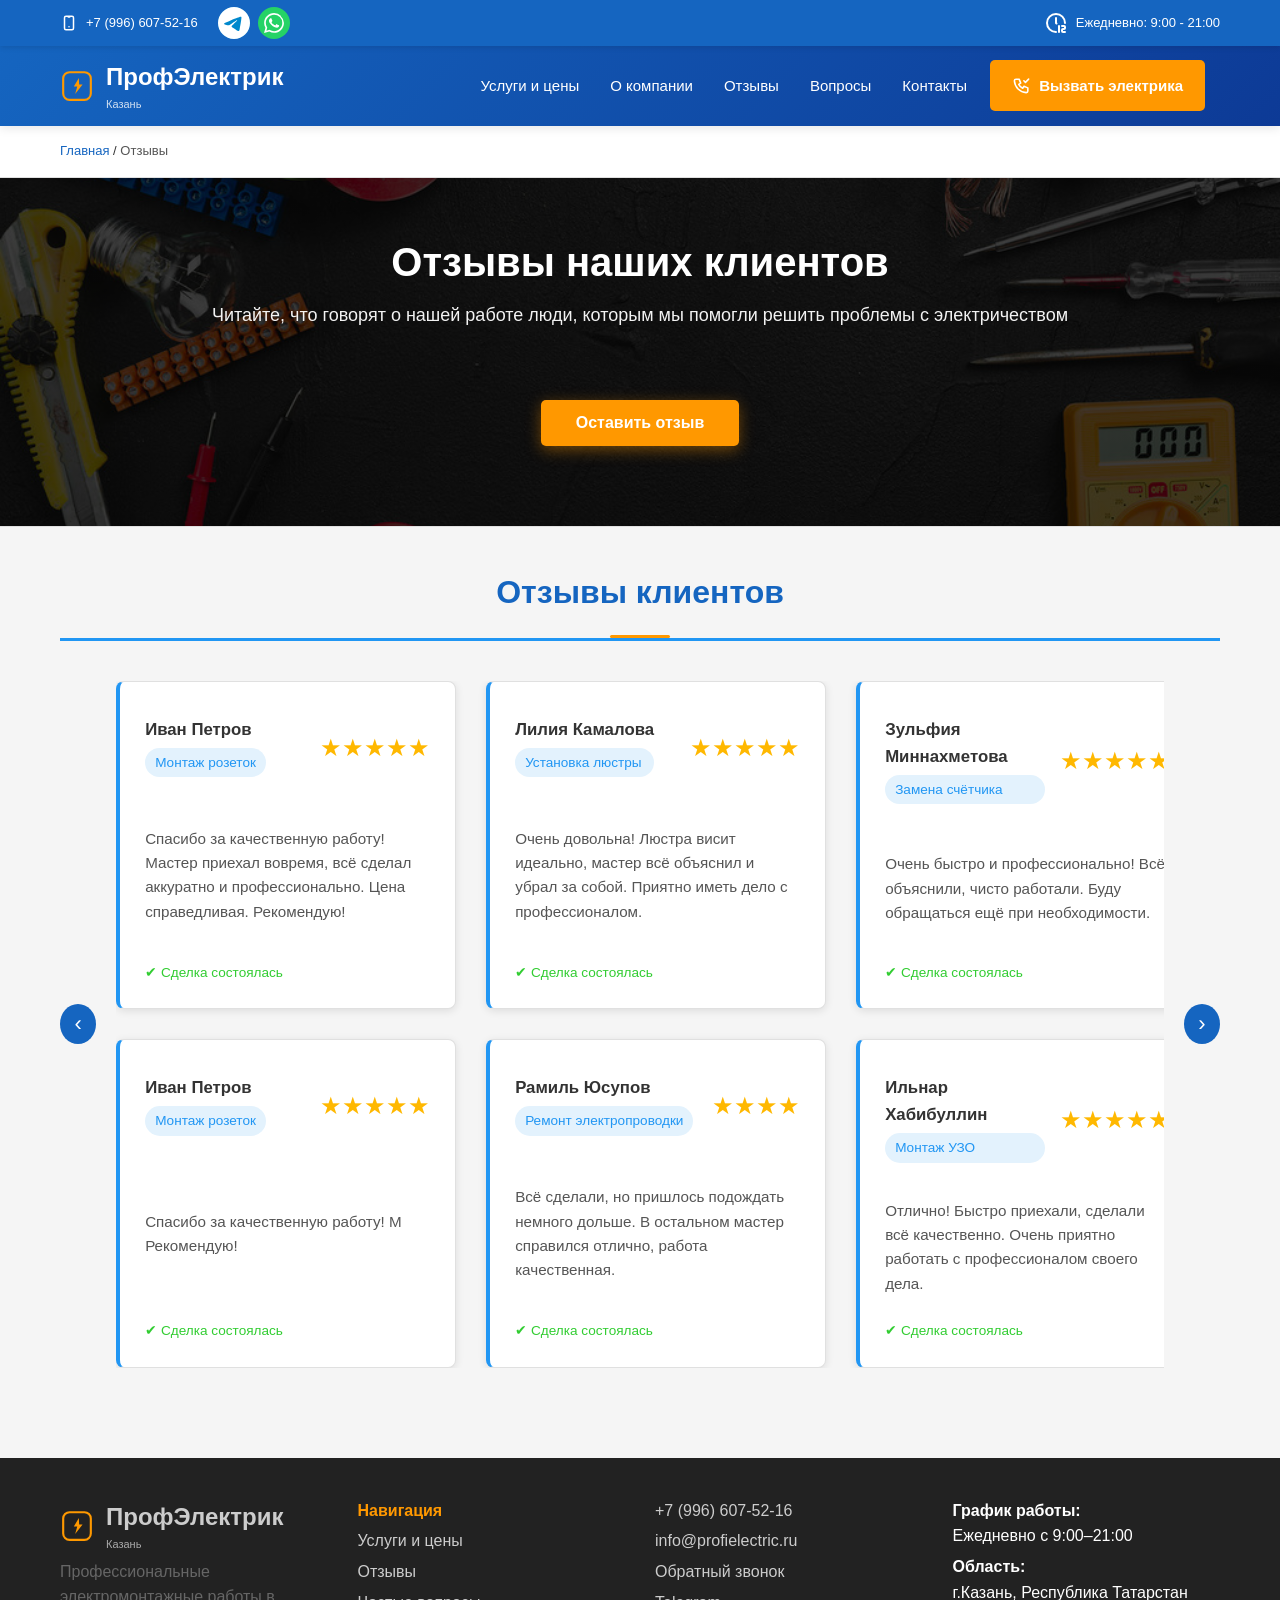
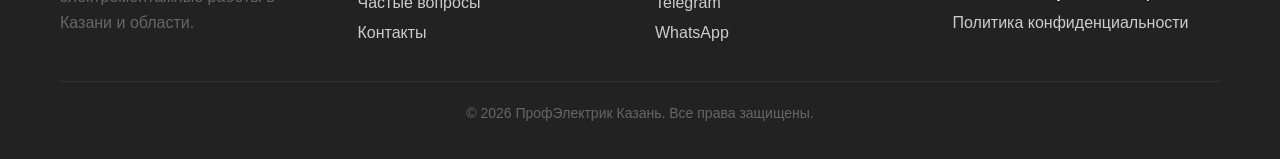
<file: pages/otzivy.html>
<!DOCTYPE html>
<html lang="ru">
<head>
    <meta charset="UTF-8">
    <meta name="viewport" content="width=device-width, initial-scale=1.0">
    <title>Отзывы - Электрик Казань</title>
    <style>
        * {
            margin: 0;
            padding: 0;
            box-sizing: border-box;
        }

        body {
            font-family: 'Segoe UI', Tahoma, Geneva, Verdana, sans-serif;
            background-color: #f5f5f5;
            color: #333;
        }

        .container {
            max-width: 1200px;
            margin: 0 auto;
            padding: 40px 20px;
        }

        h1 {
            font-size: 2.2em;
            margin-bottom: 15px;
            color: #fff;
        }

        h2 {
            font-size: 1.8em;
            margin-top: 40px;
            margin-bottom: 25px;
            color: #fff;
            border-bottom: 3px solid #2196F3;
            padding-bottom: 10px;
        }

        h3 {
            font-size: 1.4em;
            margin-top: 25px;
            margin-bottom: 15px;
            color: #fff;
        }

        p {
            font-size: 1em;
            line-height: 1.6;
            color: #666;
            margin-bottom: 15px;
        }

        .subtitle {
            font-size: 1.05em;
            color: #fff;
            margin-bottom: 25px;
        }

        /* Кнопка */
        .btn {
    display: inline-block;
    background-color: #2196F3;
    color: white;
    padding: 12px 30px;
    border: none;
    border-radius: 5px;
    font-size: 1em;
    cursor: pointer;
    transition: background-color 0.3s;
    text-decoration: none;

    margin-top: 50px;    /* ← отступ сверху */
    margin-bottom: 20px;
}


        .btn:hover {
            background-color: #0b7dda;
        }
/* ===== Reviews carousel ===== */
.reviews-carousel {
    position: relative;
    display: flex;
    align-items: center;
    gap: 20px;
    margin-bottom: 90px; /* расстояние до следующего блока */
}

.reviews-track-wrapper {
    overflow: hidden;
    width: 100%;
}

.reviews-track {
    display: grid;
    grid-auto-flow: column;
    grid-template-rows: repeat(2, 1fr); /* 2 строки */
    gap: 30px;
    transition: transform 0.4s ease;
}

.review-card {
    width: 340px; /* увеличенная ширина */
    background: #ffffff;
    border-radius: 12px;
    padding: 24px;
    border: 1px solid #e0e0e0;
    box-shadow: 0 6px 18px rgba(0,0,0,0.08);
}

.review-name {
    font-weight: 600;
    color: var(--color-primary);
    font-size: 15px;
}

.review-rating {
    margin: 6px 0;
}

.review-service {
    font-size: 13px;
    color: #777;
    margin-bottom: 12px;
}

.review-text {
    font-size: 14px;
    line-height: 1.6;
    margin-bottom: 12px;
}

.review-done {
    font-size: 12px;
    color: #999;
}
/* Hero Section */
        .hero {
            background: linear-gradient(135deg, rgba(0, 0, 0, 0.75) 0%, rgba(0, 0, 0, 0.75) 100%),
                        url('../assets/images/hero-bg-page.jpg') center/cover;
            color: white;
            padding: 60px 0;
            text-align: center;
        }

        .hero h1 {
            font-size: 40px;
            margin-bottom: 15px;
            line-height: 1.2;
        }

        .hero p {
            font-size: 18px;
            margin-bottom: 20px;
            opacity: 0.95;
        }

/* Кнопки карусели */
.carousel-btn {
    background: var(--color-primary);
    color: #fff;
    border: none;
    width: 44px;
    height: 44px;
    border-radius: 50%;
    cursor: pointer;
    font-size: 22px;
    display: flex;
    align-items: center;
    justify-content: center;
    transition: background 0.25s ease, transform 0.25s ease;
}

.carousel-btn:hover {
    background: var(--color-primary-dark);
    transform: translateY(-1px);
}

/* Адаптив */
@media (max-width: 768px) {
    .reviews-carousel {
        margin-bottom: 70px;
    }

    .reviews-track {
        grid-template-rows: 1fr; /* 1 строка на мобильных */
        gap: 20px;
    }

    .review-card {
        width: 280px;
        padding: 20px;
    }
}
/* Кнопки */
.carousel-btn {
    background: var(--color-primary);
    color: white;
    border: none;
    width: 40px;
    height: 40px;
    border-radius: 50%;
    cursor: pointer;
    font-size: 22px;
    display: flex;
    align-items: center;
    justify-content: center;
}

.carousel-btn:hover {
    background: var(--color-primary-dark);
}

/* Mobile */
@media (max-width: 768px) {
    .reviews-track {
        grid-template-rows: 1fr; /* 1 строка на мобиле */
    }

    .review-card {
        width: 260px;
    }
}

        /* Модальное окно */
        .modal {
            display: none;
            position: fixed;
            top: 0;
            left: 0;
            width: 100%;
            height: 100%;
            background: rgba(0, 0, 0, 0.6);
            z-index: 1000;
            align-items: center;
            justify-content: center;
            padding: 20px;
        }

        .modal.active {
            display: flex;
        }

        .modal-content {
            background: white;
            padding: 40px;
            border-radius: 8px;
            width: 100%;
            max-width: 600px;
            box-shadow: 0 5px 20px rgba(0, 0, 0, 0.3);
        }

        .modal-header {
            display: flex;
            justify-content: space-between;
            align-items: center;
            margin-bottom: 25px;
        }

        .modal-header h2 {
            margin: 0;
            border: none;
            padding: 0;
            font-size: 1.6em;
        }

        .close-btn {
            background: none;
            border: none;
            font-size: 28px;
            cursor: pointer;
            color: #999;
        }

        .close-btn:hover {
            color: #333;
        }

        .form-group {
            margin-bottom: 18px;
        }

        label {
            display: block;
            margin-bottom: 6px;
            color: #333;
            font-weight: 500;
        }

        input, textarea, select {
            width: 100%;
            padding: 10px;
            border: 1px solid #ddd;
            border-radius: 4px;
            font-family: inherit;
            font-size: 0.95em;
        }

        input:focus, textarea:focus, select:focus {
            outline: none;
            border-color: #2196F3;
            box-shadow: 0 0 5px rgba(33, 150, 243, 0.2);
        }

        textarea {
            min-height: 120px;
            resize: vertical;
        }

        .btn-submit {
            background-color: #2196F3;
            color: white;
            border: none;
            padding: 12px 30px;
            border-radius: 4px;
            cursor: pointer;
            font-size: 1em;
            width: 100%;
            transition: background-color 0.3s;
        }

        .btn-submit:hover {
            background-color: #0b7dda;
        }

        /* Отзывы - сетка */
        /* Сетка отзывов */
.reviews-grid {
    display: grid;
    grid-template-columns: repeat(auto-fit, minmax(320px, 1fr));
    gap: 25px;
    margin-top: 25px;
}

/* Карточка отзыва */
.review-card {
    display: flex;
    flex-direction: column;
    justify-content: space-between; /* верхний контент + нижний элемент */
    background: white;
    padding: 25px;
    border-radius: 8px;
    box-shadow: 0 2px 8px rgba(0,0,0,0.1);
    transition: box-shadow 0.3s;
    border-left: 4px solid #2196F3;
    min-height: 250px; /* можно подстроить под карточку */
}
.review-card:hover {
    box-shadow: 0 4px 15px rgba(0,0,0,0.15);
}

/* Хедер: имя + услуга слева, рейтинг справа */
.review-header {
    display: flex;
    justify-content: space-between;
    align-items: center;
    margin-bottom: 12px;
    gap: 15px;
}

.review-info {
    display: flex;
    flex-direction: column;
 margin-top: 10px;
}

/* Имя и услуга */
.review-name {
    font-weight: 600;
    color: #333;
    font-size: 1.05em;
}

.review-service {
    color: #2196F3;
    font-size: 0.85em;
    background: #E3F2FD;
    display: inline-block;
    padding: 4px 10px;
    border-radius: 20px;
    margin-top: 4px; /* отступ сверху от имени */
}

/* Рейтинг справа */
.review-rating {
    color: #FFB800;
    font-size: 1.5em;
}

/* Текст отзыва */
.review-text {
    color: #555;
    line-height: 1.6;
    margin: 12px 0;
    font-size: 0.95em;
}

/* Дата */
.review-done {
    color: #32cd32;
    font-size: 0.85em;
    margin-top: 12px;
    align-self: flex-start; /* слева */
}
        /* FAQ */
        .faq-item {
            background: white;
            padding: 20px;
            margin-bottom: 15px;
            border-radius: 8px;
            box-shadow: 0 2px 8px rgba(0, 0, 0, 0.1);
        }

        .faq-item h4 {
            color: #2196F3;
            margin-bottom: 10px;
            font-size: 1.05em;
        }

        .faq-item p {
            color: #666;
            margin: 0;
        }

        /* Таблица стилей */
        .important-box {
            background: #FFF3E0;
            border-left: 4px solid #FF9800;
            padding: 20px;
            margin: 25px 0;
            border-radius: 4px;
        }

        .important-box strong {
            color: #E65100;
        }

        @media (max-width: 768px) {
            h1 {
                font-size: 1.6em;
            }

            h2 {
                font-size: 1.3em;
            }

            .modal-content {
                padding: 25px;
            }

            .reviews-grid {
                grid-template-columns: 1fr;
            }
        }
    </style>
<link rel="stylesheet" href="../styles/styles.css">
<link rel="icon" href="../assets/icons/favicon.ico" type="image/x-icon">
</head>
<body>
     <!-- Top Info Bar -->
<div class="top-bar" id="topBar">
    <div class="container">
        <div class="top-bar-item">
            <span class="icon">
                <svg xmlns="http://www.w3.org/2000/svg" viewBox="0 0 24 24" fill="none"
                     stroke="currentColor" stroke-width="2" stroke-linecap="round" stroke-linejoin="round"
                     aria-hidden="true">
                    <path stroke="none" d="M0 0h24v24H0z" fill="none"/>
                    <path d="M6 5a2 2 0 0 1 2 -2h8a2 2 0 0 1 2 2v14a2 2 0 0 1 -2 2h-8a2 2 0 0 1 -2 -2v-14" />
                    <path d="M11 4h2" />
                    <path d="M12 17v.01" />
                </svg>
            </span>

            <a href="tel:+79966075216" id="phoneLink">+7 (996) 607-52-16</a>

            <!-- КЛИКАБЕЛЬНЫЕ ИКОНКИ TG и WA -->
            <div class="social-icons">
                <a href="https://t.me/+79966075216?text=Здравствуйте! Хочу заказать услуги по электромонтажу. Когда можно созвониться?" target="_blank" title="Telegram" class="social-link tg">
                    
                                
<svg width="32px" height="32px" viewBox="0 0 16 16" xmlns="http://www.w3.org/2000/svg" fill="#fff" class="bi bi-telegram">
  <path d="M16 8A8 8 0 1 1 0 8a8 8 0 0 1 16 0zM8.287 5.906c-.778.324-2.334.994-4.666 2.01-.378.15-.577.298-.595.442-.03.243.275.339.69.47l.175.055c.408.133.958.288 1.243.294.26.006.549-.1.868-.32 2.179-1.471 3.304-2.214 3.374-2.23.05-.012.12-.026.166.016.047.041.042.12.037.141-.03.129-1.227 1.241-1.846 1.817-.193.18-.33.307-.358.336a8.154 8.154 0 0 1-.188.186c-.38.366-.664.64.015 1.088.327.216.589.393.85.571.284.194.568.387.936.629.093.06.183.125.27.187.331.236.63.448.997.414.214-.02.435-.22.547-.82.265-1.417.786-4.486.906-5.751a1.426 1.426 0 0 0-.013-.315.337.337 0 0 0-.114-.217.526.526 0 0 0-.31-.093c-.3.005-.763.166-2.984 1.09z"/>
</svg>
                            
                </a>
                <a href="https://wa.me/+79966075216?text=Здравствуйте! Хочу заказать услуги по электромонтажу. Когда можно созвониться?" target="_blank" title="WhatsApp" class="social-link wa">
                    <svg xmlns="http://www.w3.org/2000/svg" viewBox="0 0 24 24" fill="currentColor" width="20" height="20">
                        <path d="M17.472 14.382c-.297-.149-1.758-.867-2.03-.967-.273-.099-.471-.148-.67.15-.197.297-.767.966-.94 1.164-.173.199-.347.223-.644.075-.297-.15-1.255-.463-2.39-1.475-.883-.788-1.48-1.761-1.653-2.059-.173-.297-.018-.458.13-.606.134-.133.298-.347.446-.52.149-.174.198-.298.298-.497.099-.198.05-.371-.025-.52-.075-.149-.669-1.612-.916-2.207-.242-.579-.487-.5-.669-.51-.173-.008-.371-.01-.57-.01-.198 0-.52.074-.792.372-.272.297-1.04 1.016-1.04 2.479 0 1.462 1.065 2.875 1.213 3.074.149.198 2.096 3.2 5.077 4.487.709.306 1.262.489 1.694.625.712.227 1.36.195 1.871.118.571-.085 1.758-.719 2.006-1.413.248-.694.248-1.289.173-1.413-.074-.124-.272-.198-.57-.347m-5.421 7.403h-.004a9.87 9.87 0 0 1-5.031-1.378l-.361-.214-3.741.982.998-3.648-.235-.374a9.86 9.86 0 0 1-1.51-5.26c.001-5.45 4.436-9.884 9.888-9.884 2.64 0 5.122 1.03 6.988 2.898a9.825 9.825 0 0 1 2.893 6.994c-.003 5.45-4.437 9.884-9.885 9.884m8.413-18.297A11.815 11.815 0 0 0 12.05 0C5.495 0 .16 5.335.157 11.892c0 2.096.547 4.142 1.588 5.945L.057 24l6.305-1.654a11.882 11.882 0 0 0 5.683 1.448h.005c6.554 0 11.89-5.335 11.893-11.893A11.821 11.821 0 0 0 19.885 3.488"/>
                    </svg>
                </a>
            </div>

        </div>
        <div class="top-bar-item">
            <svg xmlns="http://www.w3.org/2000/svg" width="24" height="24" viewBox="0 0 24 24" fill="none" stroke="currentColor" stroke-width="2" stroke-linecap="round" stroke-linejoin="round" class="icon icon-tabler icons-tabler-outline icon-tabler-clock-12"><path stroke="none" d="M0 0h24v24H0z" fill="none"/><path d="M3 12a9 9 0 0 0 9 9m9 -9a9 9 0 1 0 -18 0" /><path d="M12 7v5l.5 .5" /><path d="M18 15h2a1 1 0 0 1 1 1v1a1 1 0 0 1 -1 1h-1a1 1 0 0 0 -1 1v1a1 1 0 0 0 1 1h2" /><path d="M15 21v-6" /></svg>
            <span>Ежедневно: 9:00 - 21:00</span>
        </div>
    </div>
</div>


    <!-- Header -->
<header>
  <div class="container">
    <div class="header-content">

      <div class="logo">
        <a class="logo-link" href="../index.html">
          <img class="logo-img" src="../assets/icons/logo-horizontal.svg" alt="ПрофЭлектрик Казань">
          <div class="logo-text">
            <span>ПрофЭлектрик</span>
            <div class="city-name">Казань</div>
          </div>
        </a>
      </div>

      <nav class="nav-menu" id="navMenu">
        <a href="uslugi-i-ceny.html">Услуги и цены</a>
        <a href="../pages/about-company.html">О компании</a>
        <a href="../pages/otzivy.html">Отзывы</a>
        <a href="../pages/faq-section.html">Вопросы</a>
        <a href="../pages/contact-info.html">Контакты</a>
       
      </nav>

      <button class="btn-call" type="button" onclick="openModal()">
        <svg xmlns="http://www.w3.org/2000/svg" viewBox="0 0 24 24" fill="none"
             stroke="currentColor" stroke-width="2" stroke-linecap="round" stroke-linejoin="round"
             aria-hidden="true" class="btn-call-icon">
          <path stroke="none" d="M0 0h24v24H0z" fill="none"/>
          <path d="M5 4h4l2 5l-2.5 1.5a11 11 0 0 0 5 5l1.5 -2.5l5 2v4a2 2 0 0 1 -2 2a16 16 0 0 1 -15 -15a2 2 0 0 1 2 -2" />
          <path d="M15 6l2 2l4 -4" />
        </svg>
        Вызвать электрика
      </button>

      <div class="menu-toggle" id="menuToggle" aria-label="Открыть меню" role="button" tabindex="0">
        <span></span>
        <span></span>
        <span></span>
      </div>

    </div>
  </div>
</header>



    <!-- Breadcrumb -->
    <div class="breadcrumb">
        <div class="container">
            <span class="breadcrumb-item"><a href="../index.html">Главная</a></span>
            <span class="breadcrumb-item"><span>/</span></span>
            <span class="breadcrumb-item active">Отзывы</span>
        </div>
    </div>

<!-- Hero -->
    <section class="hero">
        <div class="container">
            <h1>Отзывы наших клиентов</h1>
        <p class="subtitle">Читайте, что говорят о нашей работе люди, которым мы помогли решить проблемы с электричеством</p>
 	<button class="btn" type="button" onclick="openModal()">Оставить отзыв</button>
        </div>
    </section>

    <div class="container">
        

       


        

        <!-- Отзывы -->
<h2>Отзывы клиентов</h2>

<div class="reviews-carousel">
    <button class="carousel-btn prev" aria-label="Предыдущие отзывы">‹</button>

    <div class="reviews-track-wrapper">
        <div class="reviews-track">

            <!-- ОТЗЫВ -->

            <div class="review-card">
        <div class="review-header">
            <div class="review-info">
                <div class="review-name">Иван Петров</div>
                <div class="review-service">Монтаж розеток</div>
            </div>
            <div class="review-rating">★★★★★</div>
        </div>
        <p class="review-text">
            Спасибо за качественную работу! Мастер приехал вовремя, всё сделал аккуратно и профессионально. Цена справедливая. Рекомендую!
        </p>
        <div class="review-done">✔ Сделка состоялась</div>
    </div>

<div class="review-card">
        <div class="review-header">
            <div class="review-info">
                <div class="review-name">Иван Петров</div>
                <div class="review-service">Монтаж розеток</div>
            </div>
            <div class="review-rating">★★★★★</div>
        </div>
        <p class="review-text">
            Спасибо за качественную работу! М Рекомендую!
        </p>
        <div class="review-done">✔ Сделка состоялась</div>
    </div>

<div class="review-card">
        <div class="review-header">
            <div class="review-info">
                <div class="review-name">Лилия Камалова</div>
                <div class="review-service">Установка люстры</div>
            </div>
            <div class="review-rating">★★★★★</div>
        </div>
        <p class="review-text">
            Очень довольна! Люстра висит идеально, мастер всё объяснил и убрал за собой. Приятно иметь дело с профессионалом.
        </p>
        <div class="review-done">✔ Сделка состоялась</div>
    </div>

    <div class="review-card">
        <div class="review-header">
            <div class="review-info">
                <div class="review-name">Рамиль Юсупов</div>
                <div class="review-service">Ремонт электропроводки</div>
            </div>
            <div class="review-rating">★★★★</div>
        </div>
        <p class="review-text">
            Всё сделали, но пришлось подождать немного дольше. В остальном мастер справился отлично, работа качественная.
        </p>
        <div class="review-done">✔ Сделка состоялась</div>
    </div>

    <div class="review-card">
        <div class="review-header">
            <div class="review-info">
                <div class="review-name">Зульфия Миннахметова</div>
                <div class="review-service">Замена счётчика</div>
            </div>
            <div class="review-rating">★★★★★</div>
        </div>
        <p class="review-text">
            Очень быстро и профессионально! Всё объяснили, чисто работали. Буду обращаться ещё при необходимости.
        </p>
        <div class="review-done">✔ Сделка состоялась</div>
    </div>

    <div class="review-card">
        <div class="review-header">
            <div class="review-info">
                <div class="review-name">Ильнар Хабибуллин</div>
                <div class="review-service">Монтаж УЗО</div>
            </div>
            <div class="review-rating">★★★★★</div>
        </div>
        <p class="review-text">
            Отлично! Быстро приехали, сделали всё качественно. Очень приятно работать с профессионалом своего дела.
        </p>
        <div class="review-done">✔ Сделка состоялась</div>
    </div>

    <div class="review-card">
        <div class="review-header">
            <div class="review-info">
                <div class="review-name">Алия Сафина</div>
                <div class="review-service">Электропроводка</div>
            </div>
            <div class="review-rating">★★★★</div>
        </div>
        <p class="review-text">
            Работа выполнена хорошо, но пришлось уточнять некоторые моменты. В целом результат качественный.
        </p>
        <div class="review-done">✔ Сделка состоялась</div>
    </div>

    <div class="review-card">
        <div class="review-header">
            <div class="review-info">
                <div class="review-name">Марат Ахметшин</div>
                <div class="review-service">Монтаж розеток и выключателей</div>
            </div>
            <div class="review-rating">★★★★★</div>
        </div>
        <p class="review-text">
            Сделали всё аккуратно и быстро. Мастер объяснил нюансы установки и дал советы по безопасности. Очень доволен.
        </p>
        <div class="review-done">✔ Сделка состоялась</div>
    </div>

    <div class="review-card">
        <div class="review-header">
            <div class="review-info">
                <div class="review-name">Гузель Фарисова</div>
                <div class="review-service">Установка люстры и светильников</div>
            </div>
            <div class="review-rating">★★★★★</div>
        </div>
        <p class="review-text">
            Всё сделали идеально! Люстры висят ровно, свет распределяется хорошо. Мастер внимательный и аккуратный.
        </p>
        <div class="review-done">✔ Сделка состоялась</div>
    </div>

    <div class="review-card">
        <div class="review-header">
            <div class="review-info">
                <div class="review-name">Ренат Закиров</div>
                <div class="review-service">Ремонт электрики</div>
            </div>
            <div class="review-rating">★★★★</div>
        </div>
        <p class="review-text">
            Работа выполнена на хорошем уровне, немного задержали сроки, но качество отличное. Рекомендую специалиста.
        </p>
        <div class="review-done">✔ Сделка состоялась</div>
    </div>

            <!-- добавляй дальше сколько нужно -->

        </div>
    </div>

    <button class="carousel-btn next" aria-label="Следующие отзывы">›</button>
</div>
</div>




                 <!-- Footer -->
    <footer>
        <div class="container">
            <div class="footer-content">
                <div class="footer-section">
                    <h4>
<div class="logo">
  <a class="logo-link" href="index.html">
    <img class="logo-img" src="../assets/icons/logo-horizontal.svg" alt="ПрофЭлектрик Казань">
    <div class="logo-text">
      <span>ПрофЭлектрик</span>
      <div class="city-name">Казань</div>
    </div>
  </a>
</div>

</h4>
                    
                    <p>Профессиональные электромонтажные работы в Казани и области.</p>
                </div>
                <div class="footer-section">
                    <h4>Навигация</h4>
                    <ul>
                        <li><a href="../pages/uslugi-i-ceny.html">Услуги и цены</a></li>
                        <li><a href="../pages/otzivy.html">Отзывы</a></li>
                        <li><a href="../pages/faq-section.html">Частые вопросы</a></li>
                        <li><a href="../pages/contact-info.html">Контакты</a></li>
                        
                    </ul>
                </div>
                <div class="footer-section">
                    
                    <ul>
                        <li><a href="tel:+79966075216">+7 (996) 607-52-16</a></li>
                        <li><a href="mailto:info@profielectric.ru">info@profielectric.ru</a></li>
                        <li><a href="#" onclick="openModal()">Обратный звонок</a></li>
                         <li><a href="https://t.me/+79966075216?text=Здравствуйте! Хочу заказать услуги по электромонтажу. Когда можно созвониться?" id="telegramLink">Telegram</a>

</li>
                        <li><a href="https://wa.me/+79966075216?text=Здравствуйте! Хочу заказать услуги по электромонтажу. Когда можно созвониться?">WhatsApp</a>
</li>
                    </ul>
                </div>
                <div class="footer-section">
                    
                    <ul>
                        <li>
  <strong>График работы:</strong><br>
  Ежедневно c 9:00–21:00
</li>

                        <li><strong>Область:</strong><br> г.Казань, Республика Татарстан</li>
                        <li><a href="../pages/privacy.html">Политика конфиденциальности</a></li>
                       
                    </ul>
                </div>
            </div>
            <div class="footer-bottom">
                <p>&copy; 2026 ПрофЭлектрик Казань. Все права защищены.</p>
            </div>
        </div>
    </footer>



 <!-- Modal Window -->
    <div id="callModal" class="modal">
        <div class="modal-content">
            <div class="modal-header">
                <h2>ProfElectric</h2>
                <button class="close-btn" onclick="closeModal()">&times;</button>
            </div>
            
            <form id="modalForm" action="https://functions.yandexcloud.net/d4emt21c53nvrp305lqp" method="POST">


  <input type="hidden" name="fi-text-source" value="modal">

  
<div class="form-group">
  <label for="modalAnyName">Как вас зовут?</label>
  <input type="text" id="modalAnyName" name="fi-text-anyName" placeholder="Введите ваше имя...">
</div>


  <div class="form-group">
    <label for="modalPhone">Телефон *</label>
    <input type="tel" id="modalPhone" name="fi-sender-phone" required placeholder="Номер телефона...">
  </div>

  
  <div class="form-group">
    <label for="modalMessage">Оставьте комментарий</label>
    <textarea id="modalMessage" name="fi-text-message" placeholder="Опишите подробнее..."></textarea>
  </div>

  <div class="modal-footer">
    
    <button type="submit" class="btn">Отправить</button>
  </div>

  <p class="form-policy">
    Нажимая кнопку «Отправить», вы соглашаетесь с
    <a href="../pages/privacy.html" target="_blank">
      политикой конфиденциальности
    </a>
  </p>
</div>
</form>




            <div id="modalSuccess" class="modal-success">
                <div class="success-icon">✅</div>
                <h3>Отправлено!</h3>
                <p>Благодарим за обращение. Наш менеджер скоро рассмотрит его.</p>
            </div>
        </div>
    </div>

  <div id="thanksPopup" class="thanks-popup" aria-hidden="true">
  <div class="thanks-popup__box">
    <div class="thanks-popup__title">Отправлено!</div>
    <div class="thanks-popup__text">Благодарим за обращение. Наш менеджер скоро рассмотрит его.</div>
  </div>
</div>



<script>
const track = document.querySelector('.reviews-track');
const prevBtn = document.querySelector('.carousel-btn.prev');
const nextBtn = document.querySelector('.carousel-btn.next');

const cardWidth = 370;
let isAnimating = false;

/* получить карточки */
function getCards() {
    return Array.from(track.children);
}

/* Вперёд */
nextBtn.addEventListener('click', () => {
    if (isAnimating) return;
    isAnimating = true;

    const cards = getCards();

    /* верхняя строка (нечётные) */
    const top = cards.filter((_, i) => i % 2 === 0);
    /* нижняя строка (чётные) */
    const bottom = cards.filter((_, i) => i % 2 === 1);

    /* анимация */
    track.style.transition = 'transform 0.4s ease';
    track.style.transform = `translateX(-${cardWidth}px)`;

    setTimeout(() => {
        track.style.transition = 'none';
        track.style.transform = 'translateX(0)';

        /* ротация */
        top.push(top.shift());
        bottom.push(bottom.shift());

        /* сборка обратно */
        track.innerHTML = '';
        for (let i = 0; i < Math.max(top.length, bottom.length); i++) {
            if (top[i]) track.appendChild(top[i]);
            if (bottom[i]) track.appendChild(bottom[i]);
        }

        isAnimating = false;
    }, 400);
});

/* Назад */
prevBtn.addEventListener('click', () => {
    if (isAnimating) return;
    isAnimating = true;

    const cards = getCards();

    const top = cards.filter((_, i) => i % 2 === 0);
    const bottom = cards.filter((_, i) => i % 2 === 1);

    track.style.transition = 'none';

    /* обратная ротация */
    top.unshift(top.pop());
    bottom.unshift(bottom.pop());

    track.innerHTML = '';
    for (let i = 0; i < Math.max(top.length, bottom.length); i++) {
        if (top[i]) track.appendChild(top[i]);
        if (bottom[i]) track.appendChild(bottom[i]);
    }

    track.style.transform = `translateX(-${cardWidth}px)`;

    requestAnimationFrame(() => {
        track.style.transition = 'transform 0.4s ease';
        track.style.transform = 'translateX(0)';
    });

    setTimeout(() => {
        isAnimating = false;
    }, 400);
});
</script>

    <!-- Modal Window -->
    <div id="callModal" class="modal">
        <div class="modal-content">
            <div class="modal-header">
                <h2>Оставить заявку</h2>
                <button class="close-btn" onclick="closeModal()">&times;</button>
            </div>
            
            <form id="modalForm" action="https://functions.yandexcloud.net/d4emt21c53nvrp305lqp" method="POST">


  <input type="hidden" name="fi-text-source" value="modal">

  
<div class="form-group">
  <label for="modalAnyName">Как к вам обращаться?</label>
  <input type="text" id="modalAnyName" name="fi-text-anyName" placeholder="Введите ваше имя:">
</div>


  <div class="form-group">
    <label for="modalPhone">Телефон *</label>
    <input type="tel" id="modalPhone" name="fi-sender-phone" required placeholder="Номер телефона:">
  </div>

  <div class="form-group">
    <label for="modalService">Услуга</label>
    <select id="modalService" name="fi-select-service">
      <option value="">-- Выберите услугу --</option>
      <option value="Монтаж розеток">Монтаж розеток</option>
      <option value="Монтаж выключателей">Монтаж выключателей</option>
      <option value="Установка освещения">Установка освещения</option>
      <option value="Монтаж электропроводки">Монтаж электропроводки</option>
      <option value="Монтаж автомата">Монтаж автомата</option>
      <option value="Аварийный вызов">Аварийный вызов</option>
      <option value="Ремонт электропроводки">Ремонт электропроводки</option>
      <option value="Другое">Другое</option>
    </select>
  </div>

  <div class="form-group">
    <label for="modalMessage">Опишите проблему</label>
    <textarea id="modalMessage" name="fi-text-message" placeholder="Опишите вашу проблему..."></textarea>
  </div>

  <div class="modal-footer">
    
    <button type="submit" class="btn">Отправить</button>
  </div>

  <p class="form-policy">
    Нажимая кнопку «Отправить», вы соглашаетесь с
    <a href="../pages/privacy.html" target="_blank">
      политикой конфиденциальности
    </a>
  </p>
</div>
</form>




            <div id="modalSuccess" class="modal-success">
                <div class="success-icon">✅</div>
                <h3>Отправлено!</h3>
                <p>Благодарим за обращение. Наш менеджер скоро рассмотрит его.</p>
            </div>
        </div>
    </div>

  <div id="thanksPopup" class="thanks-popup" aria-hidden="true">
  <div class="thanks-popup__box">
    <div class="thanks-popup__title">Отправлено!</div>
    <div class="thanks-popup__text">Благодарим за обращение. Наш менеджер скоро рассмотрит его.</div>
  </div>
</div>

<script>
document.addEventListener('DOMContentLoaded', function () {
  // ===== Elements (сначала объявляем, потом используем) =====
  var modal = document.getElementById('callModal');
  var modalForm = document.getElementById('modalForm');
  var modalSuccess = document.getElementById('modalSuccess');

  var contactForm = document.getElementById('contactForm');
  var pageSuccess = document.getElementById('successMessage');

  var menuToggle = document.getElementById('menuToggle');
  var navMenu = document.getElementById('navMenu');

  var topBar = document.getElementById('topBar');
  var header = document.querySelector('header');

  var phoneLink = document.getElementById('phoneLink');

  var thanksPopup = document.getElementById('thanksPopup');
  var thanksTimer = null;

  // ===== Modal open/close =====
  window.openModal = function () {
    if (!modal) return;
    modal.classList.add('active');
    document.body.style.overflow = 'hidden';

    if (modalSuccess) modalSuccess.classList.remove('show');
  };

  window.closeModal = function () {
    if (!modal) return;
    modal.classList.remove('active');
    document.body.style.overflow = 'auto';

    if (modalForm) modalForm.reset();
    if (modalSuccess) modalSuccess.classList.remove('show');
  };

  window.addEventListener('click', function (event) {
    if (modal && event.target === modal) window.closeModal();
  });

  // ===== Mobile menu toggle =====
  if (menuToggle && navMenu) {
    menuToggle.addEventListener('click', function () {
      navMenu.classList.toggle('active');
    });

    var navLinks = document.querySelectorAll('.nav-menu a');
    for (var i = 0; i < navLinks.length; i++) {
      navLinks[i].addEventListener('click', function () {
        navMenu.classList.remove('active');
      });
    }
  }

  // ===== Sticky header offset =====
  if (header) {
    var getTopbarHeight = function () {
      return topBar ? topBar.offsetHeight : 0;
    };

    header.style.top = getTopbarHeight() + 'px';

    var lastScrollTop = 0;
    window.addEventListener('scroll', function () {
      var scrollTop = window.pageYOffset || document.documentElement.scrollTop;

      if (scrollTop > lastScrollTop) {
        header.style.top = '0px';
        header.style.zIndex = '102';
      } else {
        header.style.top = getTopbarHeight() + 'px';
        header.style.zIndex = '100';
      }
      lastScrollTop = scrollTop <= 0 ? 0 : scrollTop;
    });

    window.addEventListener('resize', function () {
      header.style.top = getTopbarHeight() + 'px';
    });
  }

  // ===== Thanks popup =====
  function showThanksPopup() {
    if (!thanksPopup) return;

    // показать
    thanksPopup.classList.add('show');
    thanksPopup.setAttribute('aria-hidden', 'false');

    // закрыть через 3 секунды
    if (thanksTimer) clearTimeout(thanksTimer);
    thanksTimer = setTimeout(function () { 
      thanksPopup.classList.remove('show');
      thanksPopup.setAttribute('aria-hidden', 'true');
    }, 3000);
  }

  // ===== Copy phone to clipboard =====
  if (phoneLink) {
    var originalText = phoneLink.textContent;

    phoneLink.addEventListener('click', function (e) {
      e.preventDefault();
      var href = phoneLink.getAttribute('href');
      var phoneToCopy = href ? href.replace('tel:', '') : originalText;

      if (navigator.clipboard && navigator.clipboard.writeText) {
        navigator.clipboard.writeText(phoneToCopy).then(function () {
          phoneLink.textContent = 'Скопировано!';
          setTimeout(function () {
            phoneLink.textContent = originalText;
          }, 1200);
        }).catch(function () {
          alert('Не удалось скопировать. Скопируйте вручную: ' + phoneToCopy);
        });
      } else {
        alert('Не удалось скопировать. Скопируйте вручную: ' + phoneToCopy);
      }
    });
  }

  // ===== AJAX submit for forms (чтобы НЕ открывалось окно "OK") =====
  async function sendForm(form) {
    var body = new URLSearchParams(new FormData(form));

    var res = await fetch(form.action, {
      method: 'POST',
      headers: { 'Content-Type': 'application/x-www-form-urlencoded' },
      body: body,
    });

    var text = await res.text();
    if (!res.ok) throw new Error(text || ('HTTP ' + res.status));
    return text;
  }

  async function onSubmit(e) {
    e.preventDefault(); // отменяем обычную отправку — НЕТ окна "ok" [web:945]
    var form = e.currentTarget;

    try {
      await sendForm(form);
      form.reset();
      showThanksPopup();

      // если отправили из модалки — закрываем её через 3 секунды
      if (form === modalForm && typeof window.closeModal === 'function') {
        setTimeout(function () { window.closeModal(); }, 3000);
      }
    } catch (err) {
      alert('Ошибка отправки: ' + (err && err.message ? err.message : err));
    }
  }

  if (contactForm) contactForm.addEventListener('submit', onSubmit);
  if (modalForm) modalForm.addEventListener('submit', onSubmit);
});











document.getElementById('phoneBlock').addEventListener('click', async function(e) {
    e.preventDefault(); // Предотвращает переход по ссылке
    
    const phoneNumber = '+79966075216';
    
    try {
        await navigator.clipboard.writeText(phoneNumber);
        
        // Сохраняем оригинальное содержимое
        const originalHTML = this.innerHTML;
        
        // Заменяем на сообщение
        this.innerHTML = '<div style="text-align: center; padding: 20px;"><h3>Номер скопирован!</h3></div>';
        
        // Восстанавливаем через 4 секунды
        setTimeout(() => {
            this.innerHTML = originalHTML;
        }, 4000);
    } catch (err) {
        console.error('Ошибка копирования: ', err);
    }
});
document.getElementById('telegramBlock').addEventListener('click', function(e) {
    e.preventDefault();
    window.open('https://t.me/+79966075216', '_blank');
});
document.getElementById('whatsappBlock').addEventListener('click', function(e) {
    e.preventDefault();
    window.open('https://wa.me/+79966075216', '_blank');
});
document.getElementById('emailBlock').addEventListener('click', function(e) {
    e.preventDefault();
    window.location.href = 'mailto:info@profielectric.ru?subject=Запрос%20по%20электромонтажу&body=Здравствуйте!%0AИнтересуют%20услуги%20электрика.%0A%0AС%20уважением';
});
document.getElementById('scheduleBlock').addEventListener('click', function(e) {
    e.preventDefault();
       const originalHTML = this.innerHTML;
        this.innerHTML = '<div style="text-align: center; padding: 20px;"><h3>Работаем без выходных!</h3></div>';
        setTimeout(() => {
        this.innerHTML = originalHTML;
    }, 4000);
});

</script>

</body>
</html>
</file>
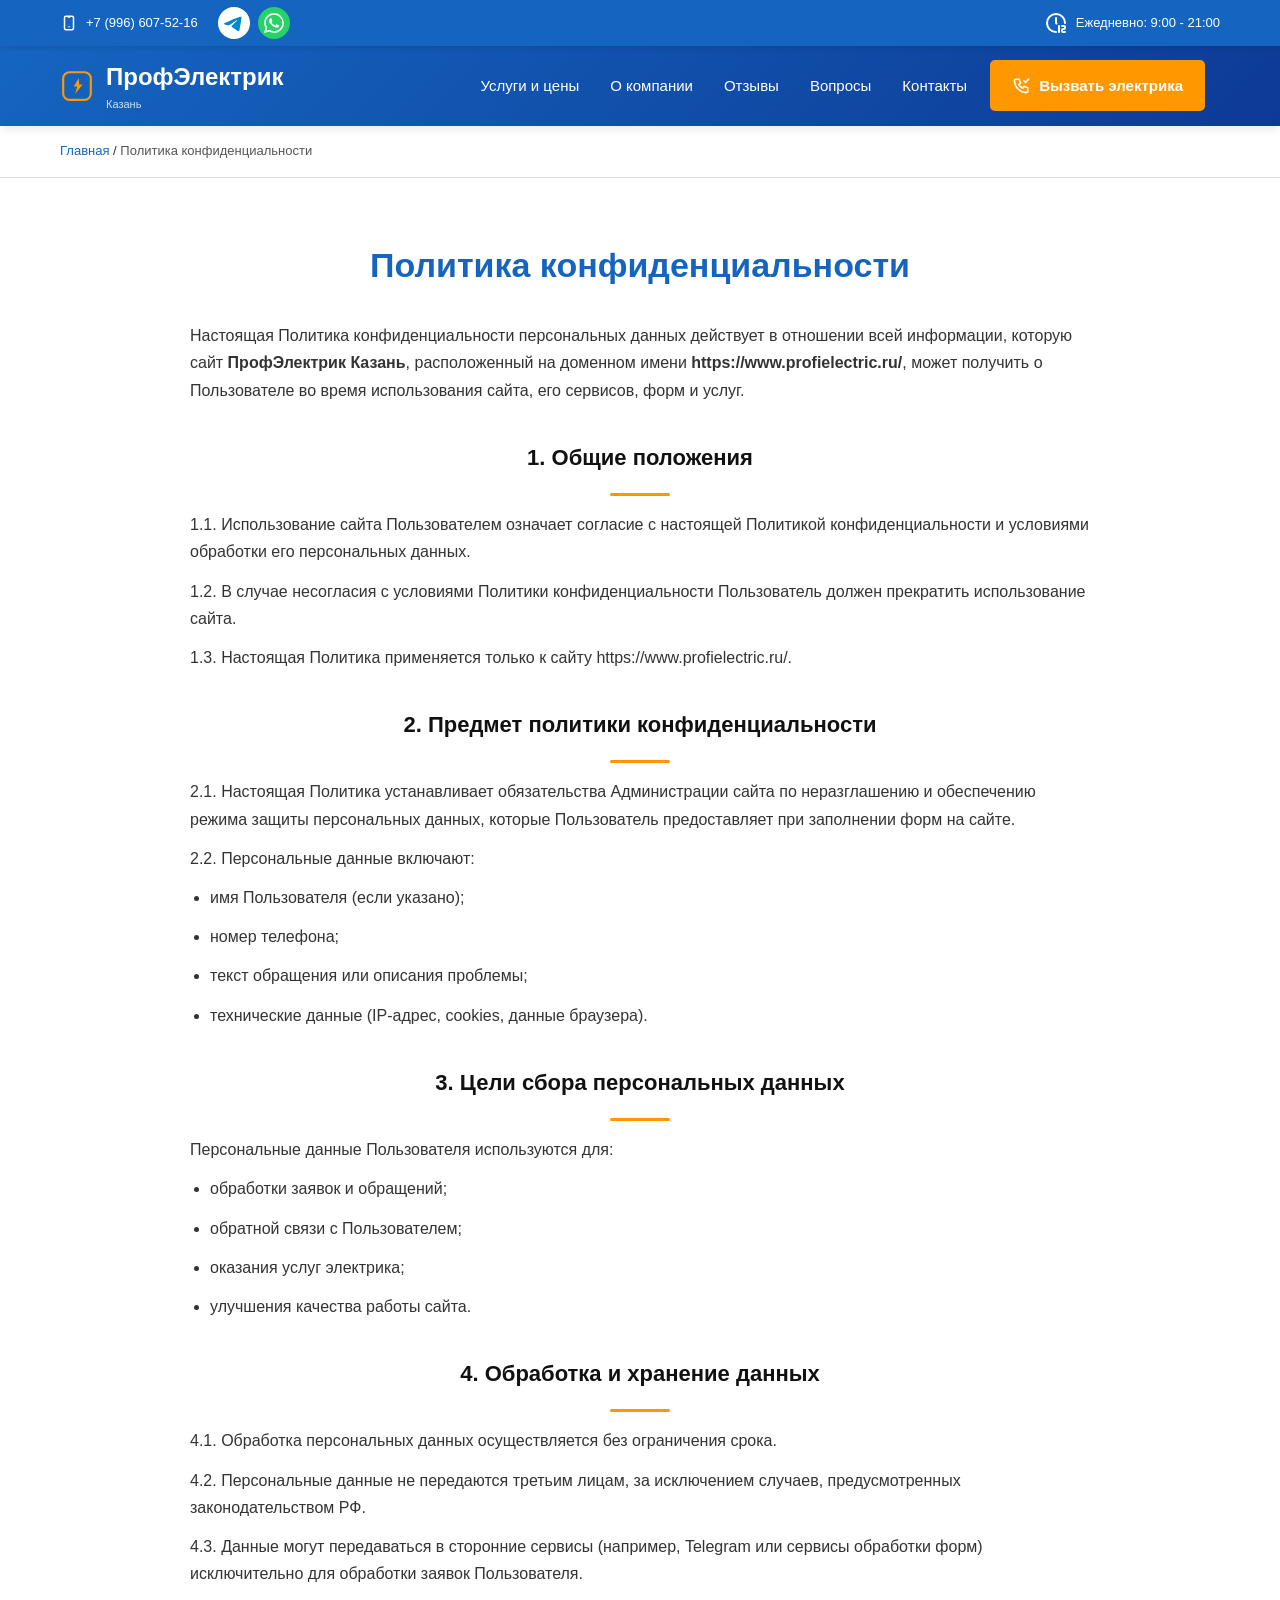
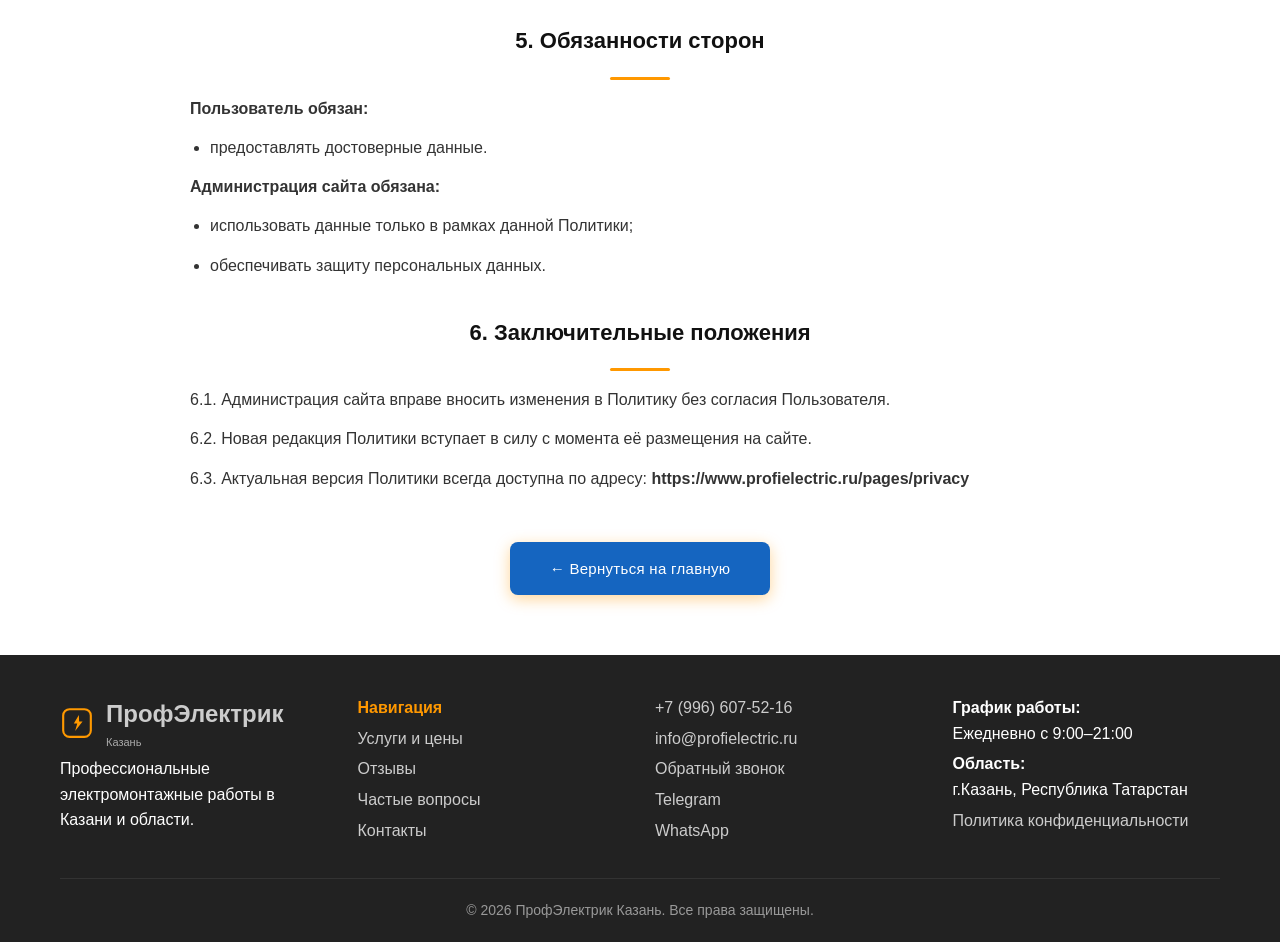
<file: pages/privacy.html>
<!DOCTYPE html>
<html lang="ru">
<head>
  <meta charset="UTF-8">
  <title>Политика конфиденциальности | ПрофЭлектрик Казань</title>
  <meta name="viewport" content="width=device-width, initial-scale=1.0">
  <meta name="robots" content="noindex, follow">

  <link rel="stylesheet" href="../styles/styles.css">
<link rel="icon" href="../assets/icons/favicon.ico" type="image/x-icon">

  <style>
    .policy-page {
      padding: 60px 0;
    }

    .policy-page h1 {
      font-size: 34px;
      margin-bottom: 30px;
      text-align: center;
      color: var(--color-primary);
    }

    .policy-content {
      max-width: 900px;
      margin: 0 auto;
      line-height: 1.7;
      font-size: 16px;
      color: #333;
    }

    .policy-content h2 {
      font-size: 22px;
      margin-top: 35px;
      margin-bottom: 15px;
      color: #111;
    }

    .policy-content p,
    .policy-content li {
      margin-bottom: 12px;
    }

    .policy-content ul {
      padding-left: 20px;
    }

    .policy-back {
      margin-top: 40px;
      text-align: center;
    }


.policy-back {
  margin-top: 50px;
  text-align: center;
}

.btn-back {
  display: inline-block;
  padding: 14px 32px;      /* больше воздуха */
  min-width: 260px;        /* кнопка не узкая */
  text-align: center;
  background: var(--color-primary);
  color: #fff;
  border-radius: 8px;
  font-size: 15px;
  font-weight: 500;
  text-decoration: none;
  letter-spacing: 0.3px;
  transition: background 0.2s ease, transform 0.15s ease;
}

.btn-back:hover {
  background: var(--color-primary-dark, #0056b3);
  transform: translateY(-1px);
}

  </style>
</head>
<body>

<!-- Top Info Bar -->
<div class="top-bar" id="topBar">
    <div class="container">
        <div class="top-bar-item">
            <span class="icon">
                <svg xmlns="http://www.w3.org/2000/svg" viewBox="0 0 24 24" fill="none"
                     stroke="currentColor" stroke-width="2" stroke-linecap="round" stroke-linejoin="round"
                     aria-hidden="true">
                    <path stroke="none" d="M0 0h24v24H0z" fill="none"/>
                    <path d="M6 5a2 2 0 0 1 2 -2h8a2 2 0 0 1 2 2v14a2 2 0 0 1 -2 2h-8a2 2 0 0 1 -2 -2v-14" />
                    <path d="M11 4h2" />
                    <path d="M12 17v.01" />
                </svg>
            </span>

            <a href="tel:+79966075216" id="phoneLink">+7 (996) 607-52-16</a>

            <!-- КЛИКАБЕЛЬНЫЕ ИКОНКИ TG и WA -->
            <div class="social-icons">
                <a href="https://t.me/+79966075216?text=Здравствуйте! Хочу заказать услуги по электромонтажу. Когда можно созвониться?" target="_blank" title="Telegram" class="social-link tg">
                    
                                
<svg width="32px" height="32px" viewBox="0 0 16 16" xmlns="http://www.w3.org/2000/svg" fill="#fff" class="bi bi-telegram">
  <path d="M16 8A8 8 0 1 1 0 8a8 8 0 0 1 16 0zM8.287 5.906c-.778.324-2.334.994-4.666 2.01-.378.15-.577.298-.595.442-.03.243.275.339.69.47l.175.055c.408.133.958.288 1.243.294.26.006.549-.1.868-.32 2.179-1.471 3.304-2.214 3.374-2.23.05-.012.12-.026.166.016.047.041.042.12.037.141-.03.129-1.227 1.241-1.846 1.817-.193.18-.33.307-.358.336a8.154 8.154 0 0 1-.188.186c-.38.366-.664.64.015 1.088.327.216.589.393.85.571.284.194.568.387.936.629.093.06.183.125.27.187.331.236.63.448.997.414.214-.02.435-.22.547-.82.265-1.417.786-4.486.906-5.751a1.426 1.426 0 0 0-.013-.315.337.337 0 0 0-.114-.217.526.526 0 0 0-.31-.093c-.3.005-.763.166-2.984 1.09z"/>
</svg>
                            
                </a>
                <a href="https://wa.me/+79966075216?text=Здравствуйте! Хочу заказать услуги по электромонтажу. Когда можно созвониться?" target="_blank" title="WhatsApp" class="social-link wa">
                    <svg xmlns="http://www.w3.org/2000/svg" viewBox="0 0 24 24" fill="currentColor" width="20" height="20">
                        <path d="M17.472 14.382c-.297-.149-1.758-.867-2.03-.967-.273-.099-.471-.148-.67.15-.197.297-.767.966-.94 1.164-.173.199-.347.223-.644.075-.297-.15-1.255-.463-2.39-1.475-.883-.788-1.48-1.761-1.653-2.059-.173-.297-.018-.458.13-.606.134-.133.298-.347.446-.52.149-.174.198-.298.298-.497.099-.198.05-.371-.025-.52-.075-.149-.669-1.612-.916-2.207-.242-.579-.487-.5-.669-.51-.173-.008-.371-.01-.57-.01-.198 0-.52.074-.792.372-.272.297-1.04 1.016-1.04 2.479 0 1.462 1.065 2.875 1.213 3.074.149.198 2.096 3.2 5.077 4.487.709.306 1.262.489 1.694.625.712.227 1.36.195 1.871.118.571-.085 1.758-.719 2.006-1.413.248-.694.248-1.289.173-1.413-.074-.124-.272-.198-.57-.347m-5.421 7.403h-.004a9.87 9.87 0 0 1-5.031-1.378l-.361-.214-3.741.982.998-3.648-.235-.374a9.86 9.86 0 0 1-1.51-5.26c.001-5.45 4.436-9.884 9.888-9.884 2.64 0 5.122 1.03 6.988 2.898a9.825 9.825 0 0 1 2.893 6.994c-.003 5.45-4.437 9.884-9.885 9.884m8.413-18.297A11.815 11.815 0 0 0 12.05 0C5.495 0 .16 5.335.157 11.892c0 2.096.547 4.142 1.588 5.945L.057 24l6.305-1.654a11.882 11.882 0 0 0 5.683 1.448h.005c6.554 0 11.89-5.335 11.893-11.893A11.821 11.821 0 0 0 19.885 3.488"/>
                    </svg>
                </a>
            </div>

        </div>
        <div class="top-bar-item">
            <svg xmlns="http://www.w3.org/2000/svg" width="24" height="24" viewBox="0 0 24 24" fill="none" stroke="currentColor" stroke-width="2" stroke-linecap="round" stroke-linejoin="round" class="icon icon-tabler icons-tabler-outline icon-tabler-clock-12"><path stroke="none" d="M0 0h24v24H0z" fill="none"/><path d="M3 12a9 9 0 0 0 9 9m9 -9a9 9 0 1 0 -18 0" /><path d="M12 7v5l.5 .5" /><path d="M18 15h2a1 1 0 0 1 1 1v1a1 1 0 0 1 -1 1h-1a1 1 0 0 0 -1 1v1a1 1 0 0 0 1 1h2" /><path d="M15 21v-6" /></svg>
            <span>Ежедневно: 9:00 - 21:00</span>
        </div>
    </div>
</div>


    <!-- Header -->
<header>
  <div class="container">
    <div class="header-content">

      <div class="logo">
        <a class="logo-link" href="../index.html">
          <img class="logo-img" src="../assets/icons/logo-horizontal.svg" alt="ПрофЭлектрик Казань">
          <div class="logo-text">
            <span>ПрофЭлектрик</span>
            <div class="city-name">Казань</div>
          </div>
        </a>
      </div>

      <nav class="nav-menu" id="navMenu">
        <a href="uslugi-i-ceny.html">Услуги и цены</a>
        <a href="../pages/about-company.html">О компании</a>
        <a href="../pages/otzivy.html">Отзывы</a>
        <a href="../pages/faq-section.html">Вопросы</a>
        <a href="../pages/contact-info.html">Контакты</a>
       
      </nav>

      <button class="btn-call" type="button" onclick="openModal()">
        <svg xmlns="http://www.w3.org/2000/svg" viewBox="0 0 24 24" fill="none"
             stroke="currentColor" stroke-width="2" stroke-linecap="round" stroke-linejoin="round"
             aria-hidden="true" class="btn-call-icon">
          <path stroke="none" d="M0 0h24v24H0z" fill="none"/>
          <path d="M5 4h4l2 5l-2.5 1.5a11 11 0 0 0 5 5l1.5 -2.5l5 2v4a2 2 0 0 1 -2 2a16 16 0 0 1 -15 -15a2 2 0 0 1 2 -2" />
          <path d="M15 6l2 2l4 -4" />
        </svg>
        Вызвать электрика
      </button>

      <div class="menu-toggle" id="menuToggle" aria-label="Открыть меню" role="button" tabindex="0">
        <span></span>
        <span></span>
        <span></span>
      </div>

    </div>
  </div>
</header>


    <!-- Breadcrumb -->
    <div class="breadcrumb">
        <div class="container">
            <span class="breadcrumb-item"><a href="../index.html">Главная</a></span>
            <span class="breadcrumb-item"><span>/</span></span>
            <span class="breadcrumb-item active">Политика конфиденциальности</span>
        </div>
    </div>

   

<!-- Content -->
<main class="policy-page">
  <div class="container">
    <h1>Политика конфиденциальности</h1>

    <div class="policy-content">

      <p>
        Настоящая Политика конфиденциальности персональных данных действует в отношении всей информации,
        которую сайт <strong>ПрофЭлектрик Казань</strong>, расположенный на доменном имени
        <strong>https://www.profielectric.ru/</strong>, может получить о Пользователе во время использования сайта,
        его сервисов, форм и услуг.
      </p>

      <h2>1. Общие положения</h2>
      <p>
        1.1. Использование сайта Пользователем означает согласие с настоящей Политикой конфиденциальности
        и условиями обработки его персональных данных.
      </p>
      <p>
        1.2. В случае несогласия с условиями Политики конфиденциальности Пользователь должен прекратить
        использование сайта.
      </p>
      <p>
        1.3. Настоящая Политика применяется только к сайту https://www.profielectric.ru/.
      </p>

      <h2>2. Предмет политики конфиденциальности</h2>
      <p>
        2.1. Настоящая Политика устанавливает обязательства Администрации сайта по неразглашению и обеспечению
        режима защиты персональных данных, которые Пользователь предоставляет при заполнении форм на сайте.
      </p>

      <p>2.2. Персональные данные включают:</p>
      <ul>
        <li>имя Пользователя (если указано);</li>
        <li>номер телефона;</li>
        <li>текст обращения или описания проблемы;</li>
        <li>технические данные (IP-адрес, cookies, данные браузера).</li>
      </ul>

      <h2>3. Цели сбора персональных данных</h2>
      <p>Персональные данные Пользователя используются для:</p>
      <ul>
        <li>обработки заявок и обращений;</li>
        <li>обратной связи с Пользователем;</li>
        <li>оказания услуг электрика;</li>
        <li>улучшения качества работы сайта.</li>
      </ul>

      <h2>4. Обработка и хранение данных</h2>
      <p>
        4.1. Обработка персональных данных осуществляется без ограничения срока.
      </p>
      <p>
        4.2. Персональные данные не передаются третьим лицам, за исключением случаев,
        предусмотренных законодательством РФ.
      </p>
      <p>
        4.3. Данные могут передаваться в сторонние сервисы (например, Telegram или сервисы обработки форм)
        исключительно для обработки заявок Пользователя.
      </p>

      <h2>5. Обязанности сторон</h2>
      <p><strong>Пользователь обязан:</strong></p>
      <ul>
        <li>предоставлять достоверные данные.</li>
      </ul>

      <p><strong>Администрация сайта обязана:</strong></p>
      <ul>
        <li>использовать данные только в рамках данной Политики;</li>
        <li>обеспечивать защиту персональных данных.</li>
      </ul>

      <h2>6. Заключительные положения</h2>
      <p>
        6.1. Администрация сайта вправе вносить изменения в Политику без согласия Пользователя.
      </p>
      <p>
        6.2. Новая редакция Политики вступает в силу с момента её размещения на сайте.
      </p>
      <p>
        6.3. Актуальная версия Политики всегда доступна по адресу:
        <strong>https://www.profielectric.ru/pages/privacy</strong>
      </p>

      <div class="policy-back">
  <a href="../index.html" class="btn btn-back">
    ← Вернуться на главную
  </a>
</div>


    </div>
  </div>

</main>

 <!-- Footer -->
    <footer>
        <div class="container">
            <div class="footer-content">
                <div class="footer-section">
                    <h4>
<div class="logo">
  <a class="logo-link" href="index.html">
    <img class="logo-img" src="../assets/icons/logo-horizontal.svg" alt="ПрофЭлектрик Казань">
    <div class="logo-text">
      <span>ПрофЭлектрик</span>
      <div class="city-name">Казань</div>
    </div>
  </a>
</div>

</h4>
                    
                    <p>Профессиональные электромонтажные работы в Казани и области.</p>
                </div>
                <div class="footer-section">
                    <h4>Навигация</h4>
                    <ul>
                        <li><a href="../pages/uslugi-i-ceny.html">Услуги и цены</a></li>
                        <li><a href="../pages/otzivy.html">Отзывы</a></li>
                        <li><a href="../pages/faq-section.html">Частые вопросы</a></li>
                        <li><a href="../pages/contact-info.html">Контакты</a></li>
                        
                    </ul>
                </div>
                <div class="footer-section">
                    
                    <ul>
                        <li><a href="tel:+79966075216">+7 (996) 607-52-16</a></li>
                        <li><a href="mailto:info@profielectric.ru">info@profielectric.ru</a></li>
                        <li><a href="#" onclick="openModal()">Обратный звонок</a></li>
                         <li><a href="https://t.me/+79966075216?text=Здравствуйте! Хочу заказать услуги по электромонтажу. Когда можно созвониться?" id="telegramLink">Telegram</a>

</li>
                        <li><a href="https://wa.me/+79966075216?text=Здравствуйте! Хочу заказать услуги по электромонтажу. Когда можно созвониться?">WhatsApp</a>
</li>
                    </ul>
                </div>
                <div class="footer-section">
                    
                    <ul>
                        <li>
  <strong>График работы:</strong><br>
  Ежедневно c 9:00–21:00
</li>

                        <li><strong>Область:</strong><br> г.Казань, Республика Татарстан</li>
                        <li><a href="../pages/privacy.html">Политика конфиденциальности</a></li>
                       
                    </ul>
                </div>
            </div>
            <div class="footer-bottom">
                <p>&copy; 2026 ПрофЭлектрик Казань. Все права защищены.</p>
            </div>
        </div>
    </footer>

<!-- Modal Window -->
    <div id="callModal" class="modal">
        <div class="modal-content">
            <div class="modal-header">
                <h2>Оставить заявку</h2>
                <button class="close-btn" onclick="closeModal()">&times;</button>
            </div>
            
            <form id="modalForm" action="https://functions.yandexcloud.net/d4emt21c53nvrp305lqp" method="POST">


  <input type="hidden" name="fi-text-source" value="modal">

  
<div class="form-group">
  <label for="modalAnyName">Как к вам обращаться?</label>
  <input type="text" id="modalAnyName" name="fi-text-anyName" placeholder="Введите ваше имя:">
</div>


  <div class="form-group">
    <label for="modalPhone">Телефон *</label>
    <input type="tel" id="modalPhone" name="fi-sender-phone" required placeholder="Номер телефона:">
  </div>

  <div class="form-group">
    <label for="modalService">Услуга</label>
    <select id="modalService" name="fi-select-service">
      <option value="">-- Выберите услугу --</option>
      <option value="Монтаж розеток">Монтаж розеток</option>
      <option value="Монтаж выключателей">Монтаж выключателей</option>
      <option value="Установка освещения">Установка освещения</option>
      <option value="Монтаж электропроводки">Монтаж электропроводки</option>
      <option value="Монтаж автомата">Монтаж автомата</option>
      <option value="Аварийный вызов">Аварийный вызов</option>
      <option value="Ремонт электропроводки">Ремонт электропроводки</option>
      <option value="Другое">Другое</option>
    </select>
  </div>

  <div class="form-group">
    <label for="modalMessage">Опишите проблему</label>
    <textarea id="modalMessage" name="fi-text-message" placeholder="Опишите вашу проблему..."></textarea>
  </div>

  <div class="modal-footer">
    
    <button type="submit" class="btn">Отправить</button>
  </div>

  <p class="form-policy">
    Нажимая кнопку «Отправить», вы соглашаетесь с
    <a href="../pages/privacy.html" target="_blank">
      политикой конфиденциальности
    </a>
  </p>
</div>
</form>



            <div id="modalSuccess" class="modal-success">
                <div class="success-icon">✅</div>
                <h3>Заявка отправлена!</h3>
                <p>Спасибо за вашу заявку. Наш менеджер свяжется с вами в течение 10 минут.</p>
            </div>
        </div>
    </div>

  <div id="thanksPopup" class="thanks-popup" aria-hidden="true">
  <div class="thanks-popup__box">
    <div class="thanks-popup__title">Спасибо за заявку!</div>
    <div class="thanks-popup__text">Мы свяжемся с вами в ближайшее время.</div>
  </div>
</div>

<script>
document.addEventListener('DOMContentLoaded', function () {
  // ===== Elements (сначала объявляем, потом используем) =====
  var modal = document.getElementById('callModal');
  var modalForm = document.getElementById('modalForm');
  var modalSuccess = document.getElementById('modalSuccess');

  var contactForm = document.getElementById('contactForm');
  var pageSuccess = document.getElementById('successMessage');

  var menuToggle = document.getElementById('menuToggle');
  var navMenu = document.getElementById('navMenu');

  var topBar = document.getElementById('topBar');
  var header = document.querySelector('header');

  var phoneLink = document.getElementById('phoneLink');

  var thanksPopup = document.getElementById('thanksPopup');
  var thanksTimer = null;

  // ===== Modal open/close =====
  window.openModal = function () {
    if (!modal) return;
    modal.classList.add('active');
    document.body.style.overflow = 'hidden';

    if (modalSuccess) modalSuccess.classList.remove('show');
  };

  window.closeModal = function () {
    if (!modal) return;
    modal.classList.remove('active');
    document.body.style.overflow = 'auto';

    if (modalForm) modalForm.reset();
    if (modalSuccess) modalSuccess.classList.remove('show');
  };

  window.addEventListener('click', function (event) {
    if (modal && event.target === modal) window.closeModal();
  });

  // ===== Mobile menu toggle =====
  if (menuToggle && navMenu) {
    menuToggle.addEventListener('click', function () {
      navMenu.classList.toggle('active');
    });

    var navLinks = document.querySelectorAll('.nav-menu a');
    for (var i = 0; i < navLinks.length; i++) {
      navLinks[i].addEventListener('click', function () {
        navMenu.classList.remove('active');
      });
    }
  }

  // ===== Sticky header offset =====
  if (header) {
    var getTopbarHeight = function () {
      return topBar ? topBar.offsetHeight : 0;
    };

    header.style.top = getTopbarHeight() + 'px';

    var lastScrollTop = 0;
    window.addEventListener('scroll', function () {
      var scrollTop = window.pageYOffset || document.documentElement.scrollTop;

      if (scrollTop > lastScrollTop) {
        header.style.top = '0px';
        header.style.zIndex = '102';
      } else {
        header.style.top = getTopbarHeight() + 'px';
        header.style.zIndex = '100';
      }
      lastScrollTop = scrollTop <= 0 ? 0 : scrollTop;
    });

    window.addEventListener('resize', function () {
      header.style.top = getTopbarHeight() + 'px';
    });
  }

  // ===== Thanks popup =====
  function showThanksPopup() {
    if (!thanksPopup) return;

    // показать
    thanksPopup.classList.add('show');
    thanksPopup.setAttribute('aria-hidden', 'false');

    // закрыть через 3 секунды
    if (thanksTimer) clearTimeout(thanksTimer);
    thanksTimer = setTimeout(function () { 
      thanksPopup.classList.remove('show');
      thanksPopup.setAttribute('aria-hidden', 'true');
    }, 3000);
  }

  // ===== Copy phone to clipboard =====
  if (phoneLink) {
    var originalText = phoneLink.textContent;

    phoneLink.addEventListener('click', function (e) {
      e.preventDefault();
      var href = phoneLink.getAttribute('href');
      var phoneToCopy = href ? href.replace('tel:', '') : originalText;

      if (navigator.clipboard && navigator.clipboard.writeText) {
        navigator.clipboard.writeText(phoneToCopy).then(function () {
          phoneLink.textContent = 'Скопировано!';
          setTimeout(function () {
            phoneLink.textContent = originalText;
          }, 1200);
        }).catch(function () {
          alert('Не удалось скопировать. Скопируйте вручную: ' + phoneToCopy);
        });
      } else {
        alert('Не удалось скопировать. Скопируйте вручную: ' + phoneToCopy);
      }
    });
  }

  // ===== AJAX submit for forms (чтобы НЕ открывалось окно "OK") =====
  async function sendForm(form) {
    var body = new URLSearchParams(new FormData(form));

    var res = await fetch(form.action, {
      method: 'POST',
      headers: { 'Content-Type': 'application/x-www-form-urlencoded' },
      body: body,
    });

    var text = await res.text();
    if (!res.ok) throw new Error(text || ('HTTP ' + res.status));
    return text;
  }

  async function onSubmit(e) {
    e.preventDefault(); // отменяем обычную отправку — НЕТ окна "ok" [web:945]
    var form = e.currentTarget;

    try {
      await sendForm(form);
      form.reset();
      showThanksPopup();

      // если отправили из модалки — закрываем её через 3 секунды
      if (form === modalForm && typeof window.closeModal === 'function') {
        setTimeout(function () { window.closeModal(); }, 3000);
      }
    } catch (err) {
      alert('Ошибка отправки: ' + (err && err.message ? err.message : err));
    }
  }

  if (contactForm) contactForm.addEventListener('submit', onSubmit);
  if (modalForm) modalForm.addEventListener('submit', onSubmit);
});
</script>


</body>
</html>
</file>
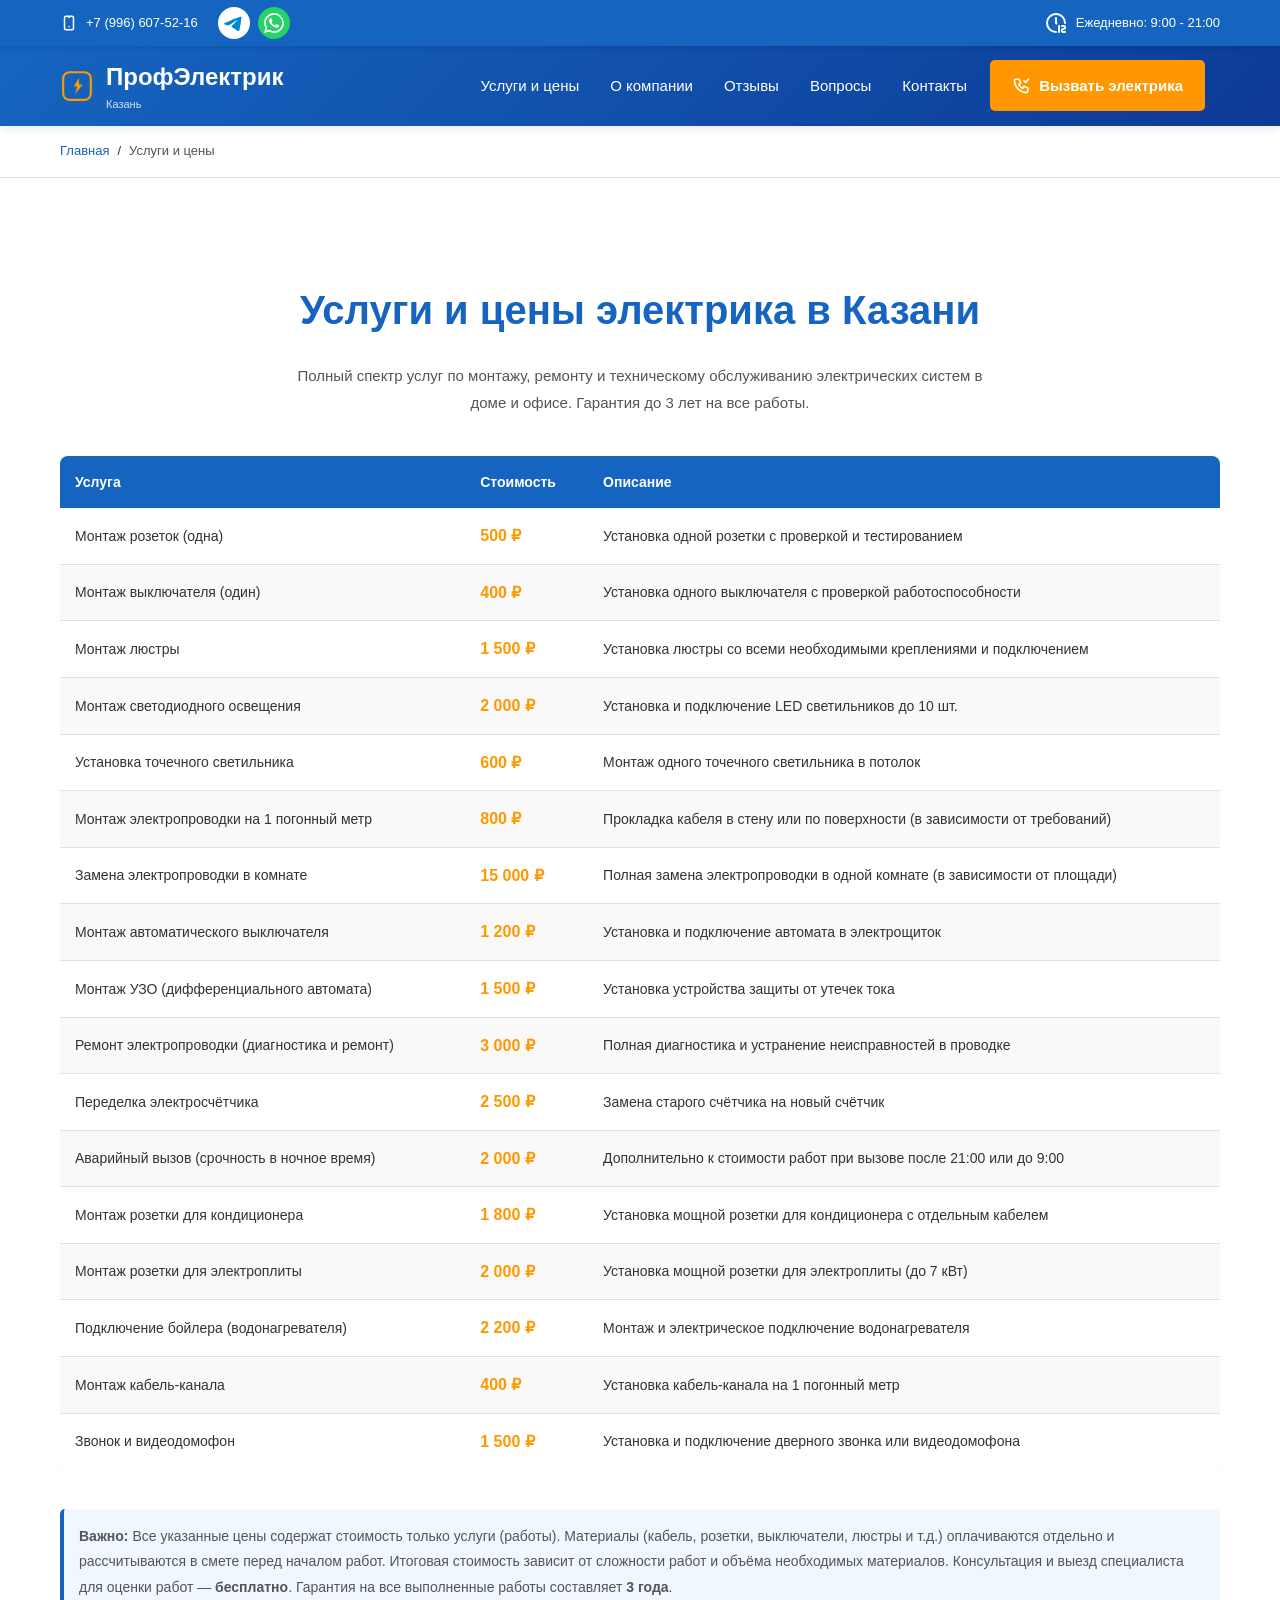
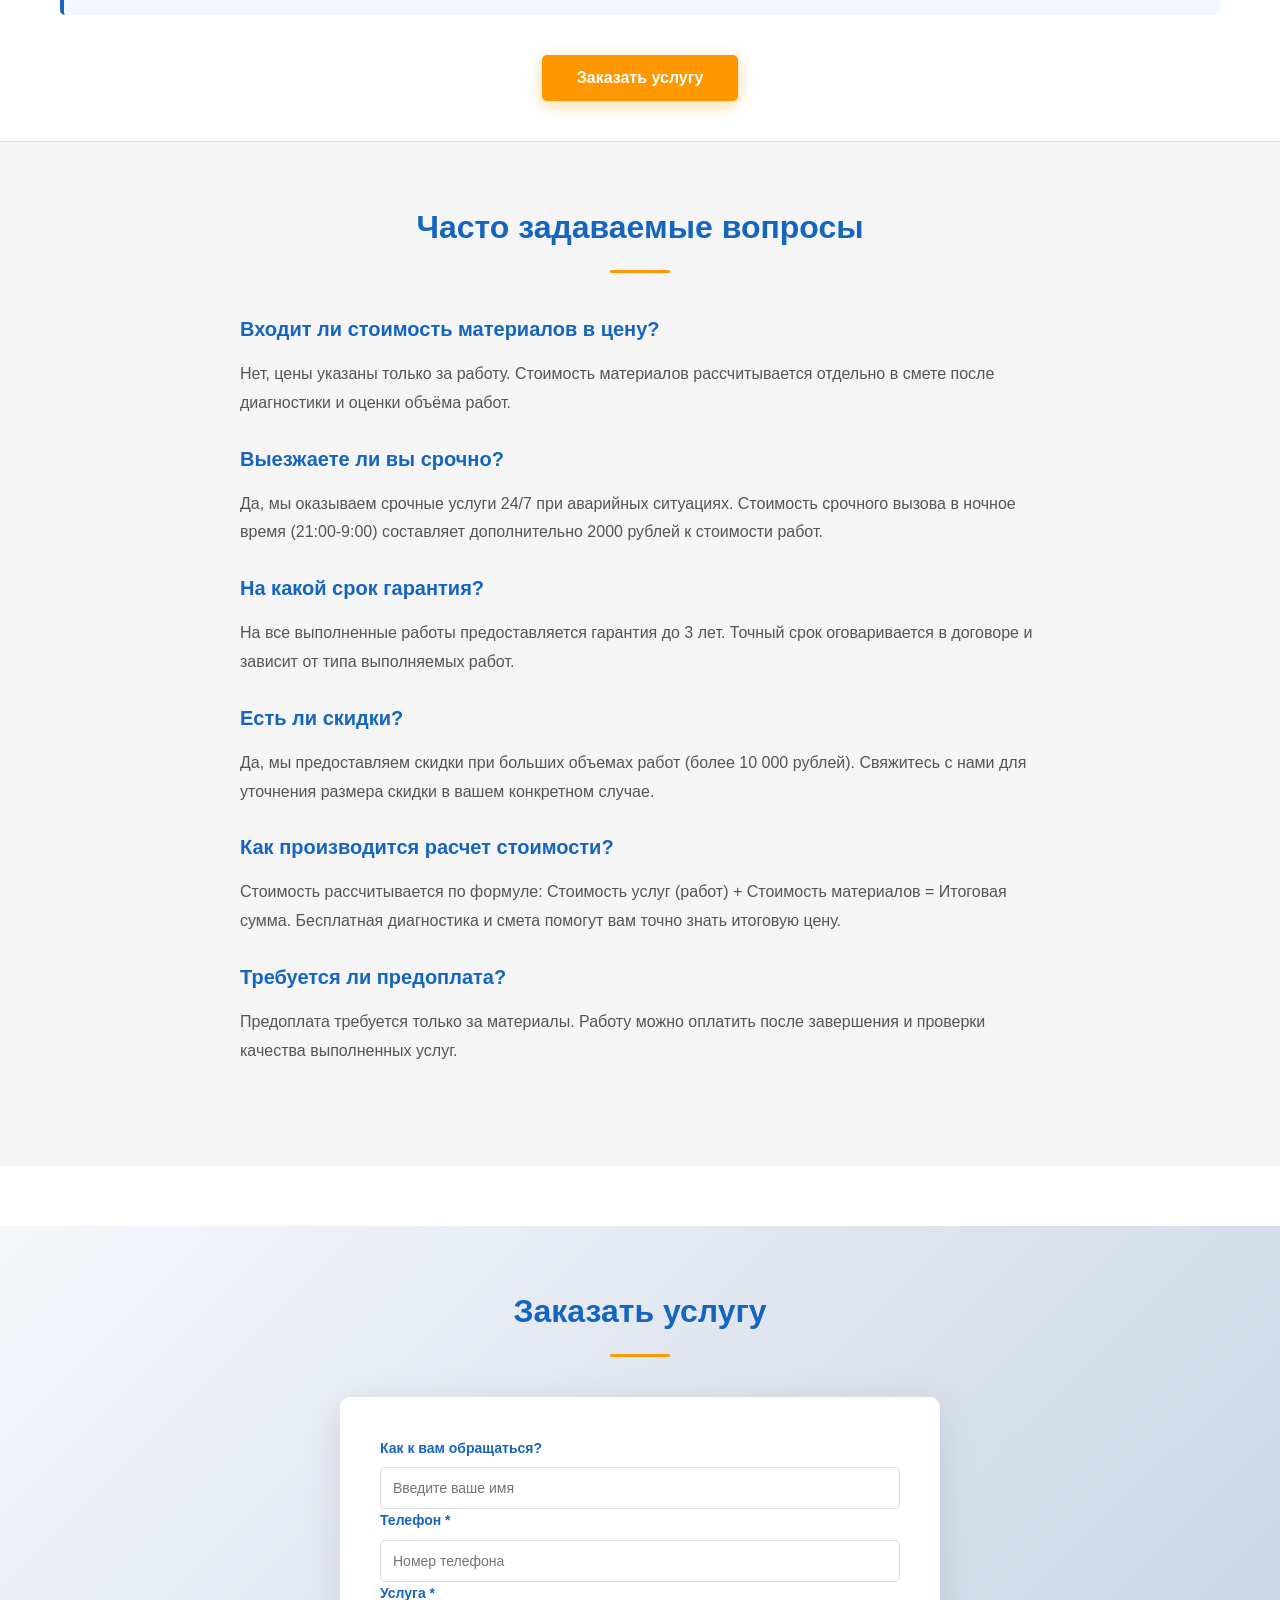
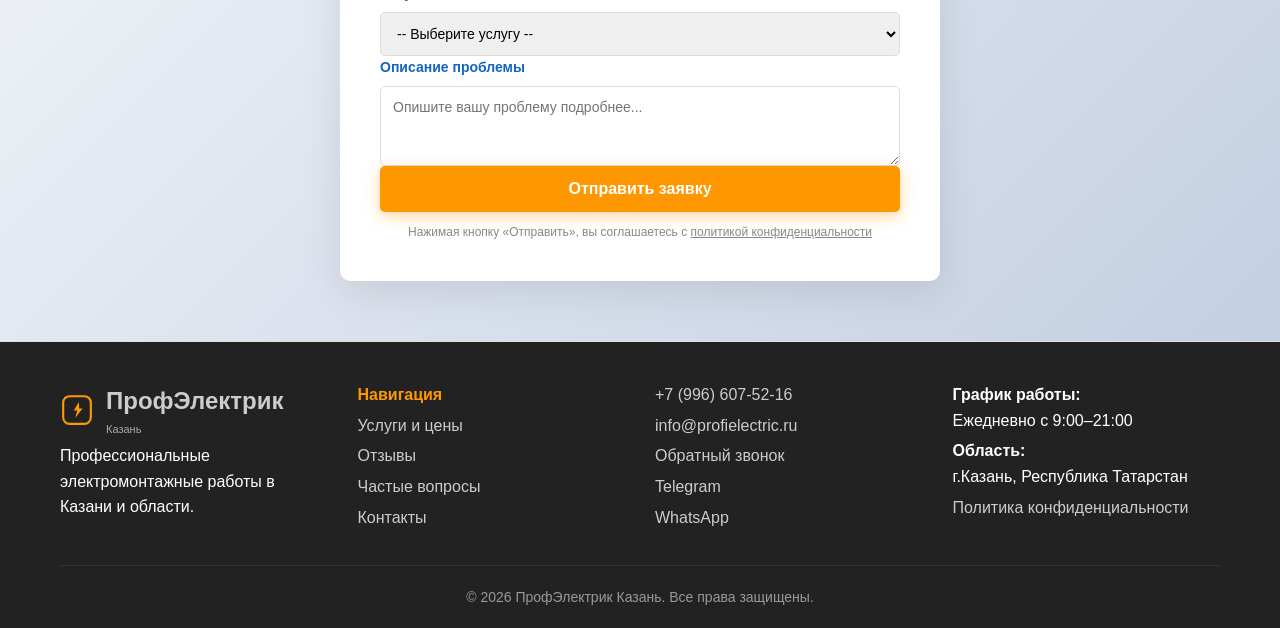
<file: pages/uslugi-i-ceny.html>
<!DOCTYPE html>
<html lang="ru">
<head>
    <meta charset="UTF-8">
    <meta name="viewport" content="width=device-width, initial-scale=1.0">
    <title>Услуги и цены электрика в Казани - ПрофЭлектрик</title>
    <style>
        * {
            margin: 0;
            padding: 0;
            box-sizing: border-box;
        }

        :root {
            --color-primary: #1565C0;
            --color-primary-dark: #0D3A96;
            --color-text: #333;
            --color-text-light: #555;
            --color-bg: #f5f5f5;
            --color-white: #fff;
            --color-accent: #FF9800;
            --color-success: #4CAF50;
        }

        body {
            font-family: 'Segoe UI', Tahoma, Geneva, Verdana, sans-serif;
            line-height: 1.6;
            color: var(--color-text);
            background-color: var(--color-bg);
        }

        .container {
            max-width: 1200px;
            margin: 0 auto;
            padding: 0 20px;
        }

        

        /* Breadcrumb */
        .breadcrumb {
            background: white;
            padding: 15px 0;
            border-bottom: 1px solid #e0e0e0;
            font-size: 13px;
        }

        .breadcrumb .container {
            display: flex;
            gap: 8px;
            flex-wrap: wrap;
        }

        .breadcrumb-item a {
            color: var(--color-primary);
            text-decoration: none;
        }

        .breadcrumb-item a:hover {
            text-decoration: underline;
        }

        .breadcrumb-item.active {
            color: var(--color-text-light);
        }

        /* Main */
        main {
            background: white;
            padding: 60px 0;
        }

        .services-section {
            padding: 40px 0;
        }

        h1 {
            font-size: 40px;
            margin-bottom: 20px;
            text-align: center;
            color: var(--color-primary);
        }

        .intro-text {
            text-align: center;
            color: var(--color-text-light);
            margin-bottom: 40px;
            max-width: 700px;
            margin-left: auto;
            margin-right: auto;
            font-size: 15px;
            line-height: 1.8;
        }

        /* Prices Table */
        .prices-table {
            overflow-x: auto;
            margin-top: 30px;
            margin-bottom: 40px;
        }

        table {
            width: 100%;
            border-collapse: collapse;
            background: white;
            border-radius: 8px;
            overflow: hidden;
            box-shadow: 0 2px 8px rgba(0,0,0,0.05);
        }

        th {
            background-color: var(--color-primary);
            color: white;
            padding: 15px;
            text-align: left;
            font-weight: bold;
            font-size: 14px;
        }

        td {
            padding: 15px;
            border-bottom: 1px solid #e0e0e0;
            font-size: 14px;
        }

        tr:last-child td {
            border-bottom: none;
        }

        tr:nth-child(even) {
            background-color: #f9f9f9;
        }

        .price-value {
            font-weight: bold;
            color: var(--color-accent);
            font-size: 16px;
        }

        .note-block {
            background: #f0f7ff;
            border-left: 4px solid var(--color-primary);
            padding: 15px;
            border-radius: 5px;
            margin-top: 25px;
            font-size: 14px;
            color: var(--color-text-light);
            line-height: 1.8;
        }

        /* CTA Button */
        .cta-section {
            text-align: center;
            margin-top: 40px;
        }

        .btn {
            display: inline-block;
            padding: 14px 35px;
            background-color: var(--color-accent);
            color: white;
            text-decoration: none;
            border-radius: 5px;
            font-weight: bold;
            font-size: 16px;
            border: none;
            cursor: pointer;
            transition: all 0.3s ease;
            box-shadow: 0 4px 15px rgba(255,152,0,0.4);
        }

        .btn:hover {
            background-color: #F57C00;
            transform: translateY(-2px);
            box-shadow: 0 6px 20px rgba(255,152,0,0.6);
        }

        /* FAQ */
        #faq {
            background: #f5f5f5;
            padding: 60px 0;
        }

        h2 {
            font-size: 32px;
            margin-bottom: 40px;
            text-align: center;
            color: var(--color-primary);
            position: relative;
            padding-bottom: 20px;
        }

        h2::after {
            content: '';
            position: absolute;
            bottom: 0;
            left: 50%;
            transform: translateX(-50%);
            width: 60px;
            height: 3px;
            background-color: var(--color-accent);
            border-radius: 2px;
        }

        h3 {
            font-size: 20px;
            margin-bottom: 15px;
            color: var(--color-primary);
        }

        .faq-container {
            max-width: 800px;
            margin: 40px auto;
        }

        .faq-item {
            margin-bottom: 25px;
        }

        .faq-item p {
            color: var(--color-text-light);
            margin: 0;
            line-height: 1.8;
        }

                /* Modal */
        .modal {
            display: none;
            position: fixed;
            z-index: 1000;
            left: 0;
            top: 0;
            width: 100%;
            height: 100%;
            background-color: rgba(0,0,0,0.5);
            overflow-y: auto;
        }

        .modal.active {
            display: flex;
            align-items: center;
            justify-content: center;
        }

        .modal-content {
            background: white;
            padding: 40px;
            border-radius: 10px;
            max-width: 500px;
            width: 90%;
            box-shadow: 0 10px 40px rgba(0,0,0,0.2);
            margin: 20px auto;
        }

        .modal-header {
            display: flex;
            justify-content: space-between;
            align-items: center;
            margin-bottom: 25px;
            border-bottom: 2px solid #e0e0e0;
            padding-bottom: 15px;
        }

        .modal-header h2 {
            margin: 0;
            font-size: 24px;
            color: var(--color-primary);
        }

        .close-btn {
            background: none;
            border: none;
            font-size: 28px;
            cursor: pointer;
            color: #999;
            padding: 0;
            width: 30px;
            height: 30px;
            display: flex;
            align-items: center;
            justify-content: center;
            transition: color 0.3s ease;
        }

        .close-btn:hover {
            color: var(--color-accent);
        }

        .modal-form {
            display: flex;
            flex-direction: column;
            gap: 15px;
        }

        .form-group {
            display: flex;
            flex-direction: column;
            gap: 8px;
        }

        .form-group label {
            font-weight: 600;
            font-size: 14px;
            color: var(--color-primary);
        }

        .form-group input,
        .form-group textarea,
        .form-group select {
            padding: 12px;
            border: 1px solid #ddd;
            border-radius: 5px;
            font-size: 14px;
            font-family: inherit;
            transition: border-color 0.3s ease;
        }

        .form-group input:focus,
        .form-group textarea:focus,
        .form-group select:focus {
            outline: none;
            border-color: var(--color-primary);
            box-shadow: 0 0 0 3px rgba(21, 101, 192, 0.1);
        }

        .form-group textarea {
            resize: vertical;
            min-height: 80px;
        }

        .modal-footer {
            display: flex;
            gap: 10px;
            margin-top: 25px;
        }

        .modal-footer .btn {
            flex: 1;
            text-align: center;
            margin: 0;
            padding: 12px 20px;
        }

        .btn-cancel {
            background-color: #e0e0e0;
            color: var(--color-text);
            box-shadow: none;
        }

        .btn-cancel:hover {
            background-color: #d0d0d0;
            box-shadow: none;
        }

        .modal-success {
            display: none;
            text-align: center;
            padding: 40px 20px;
        }

        .modal-success.show {
            display: block;
        }

        .success-icon {
            font-size: 48px;
            margin-bottom: 20px;
        }

        .modal-success h3 {
            margin-bottom: 10px;
            font-size: 22px;
        }

        .modal-success p {
            color: var(--color-text-light);
            margin: 0;
        }

        /* Responsive */
        @media (max-width: 768px) {
            h1 {
                font-size: 28px;
            }

            .header-content {
                gap: 10px;
            }

            .nav-menu {
                display: none;
                position: absolute;
                top: 100%;
                left: 0;
                right: 0;
                background: var(--color-primary);
                flex-direction: column;
                gap: 0;
                padding: 20px;
            }

            .nav-menu.active {
                display: flex;
            }

            .nav-menu a {
                padding: 10px;
                border-radius: 0;
            }

            .menu-toggle {
                display: flex;
            }

            .logo-text span {
                font-size: 16px;
            }

            table {
                font-size: 12px;
            }

            th, td {
                padding: 10px;
            }
        }
    </style>
<link rel="stylesheet" href="../styles/styles.css">
<link rel="icon" href="../assets/icons/favicon.ico" type="image/x-icon">
</head>
<body>
     <!-- Top Info Bar -->
<div class="top-bar" id="topBar">
    <div class="container">
        <div class="top-bar-item">
            <span class="icon">
                <svg xmlns="http://www.w3.org/2000/svg" viewBox="0 0 24 24" fill="none"
                     stroke="currentColor" stroke-width="2" stroke-linecap="round" stroke-linejoin="round"
                     aria-hidden="true">
                    <path stroke="none" d="M0 0h24v24H0z" fill="none"/>
                    <path d="M6 5a2 2 0 0 1 2 -2h8a2 2 0 0 1 2 2v14a2 2 0 0 1 -2 2h-8a2 2 0 0 1 -2 -2v-14" />
                    <path d="M11 4h2" />
                    <path d="M12 17v.01" />
                </svg>
            </span>

            <a href="tel:+79966075216" id="phoneLink">+7 (996) 607-52-16</a>

            <!-- КЛИКАБЕЛЬНЫЕ ИКОНКИ TG и WA -->
            <div class="social-icons">
                <a href="https://t.me/+79966075216?text=Здравствуйте! Хочу заказать услуги по электромонтажу. Когда можно созвониться?" target="_blank" title="Telegram" class="social-link tg">
                    
                                
<svg width="32px" height="32px" viewBox="0 0 16 16" xmlns="http://www.w3.org/2000/svg" fill="#fff" class="bi bi-telegram">
  <path d="M16 8A8 8 0 1 1 0 8a8 8 0 0 1 16 0zM8.287 5.906c-.778.324-2.334.994-4.666 2.01-.378.15-.577.298-.595.442-.03.243.275.339.69.47l.175.055c.408.133.958.288 1.243.294.26.006.549-.1.868-.32 2.179-1.471 3.304-2.214 3.374-2.23.05-.012.12-.026.166.016.047.041.042.12.037.141-.03.129-1.227 1.241-1.846 1.817-.193.18-.33.307-.358.336a8.154 8.154 0 0 1-.188.186c-.38.366-.664.64.015 1.088.327.216.589.393.85.571.284.194.568.387.936.629.093.06.183.125.27.187.331.236.63.448.997.414.214-.02.435-.22.547-.82.265-1.417.786-4.486.906-5.751a1.426 1.426 0 0 0-.013-.315.337.337 0 0 0-.114-.217.526.526 0 0 0-.31-.093c-.3.005-.763.166-2.984 1.09z"/>
</svg>
                            
                </a>
                <a href="https://wa.me/+79966075216?text=Здравствуйте! Хочу заказать услуги по электромонтажу. Когда можно созвониться?" target="_blank" title="WhatsApp" class="social-link wa">
                    <svg xmlns="http://www.w3.org/2000/svg" viewBox="0 0 24 24" fill="currentColor" width="20" height="20">
                        <path d="M17.472 14.382c-.297-.149-1.758-.867-2.03-.967-.273-.099-.471-.148-.67.15-.197.297-.767.966-.94 1.164-.173.199-.347.223-.644.075-.297-.15-1.255-.463-2.39-1.475-.883-.788-1.48-1.761-1.653-2.059-.173-.297-.018-.458.13-.606.134-.133.298-.347.446-.52.149-.174.198-.298.298-.497.099-.198.05-.371-.025-.52-.075-.149-.669-1.612-.916-2.207-.242-.579-.487-.5-.669-.51-.173-.008-.371-.01-.57-.01-.198 0-.52.074-.792.372-.272.297-1.04 1.016-1.04 2.479 0 1.462 1.065 2.875 1.213 3.074.149.198 2.096 3.2 5.077 4.487.709.306 1.262.489 1.694.625.712.227 1.36.195 1.871.118.571-.085 1.758-.719 2.006-1.413.248-.694.248-1.289.173-1.413-.074-.124-.272-.198-.57-.347m-5.421 7.403h-.004a9.87 9.87 0 0 1-5.031-1.378l-.361-.214-3.741.982.998-3.648-.235-.374a9.86 9.86 0 0 1-1.51-5.26c.001-5.45 4.436-9.884 9.888-9.884 2.64 0 5.122 1.03 6.988 2.898a9.825 9.825 0 0 1 2.893 6.994c-.003 5.45-4.437 9.884-9.885 9.884m8.413-18.297A11.815 11.815 0 0 0 12.05 0C5.495 0 .16 5.335.157 11.892c0 2.096.547 4.142 1.588 5.945L.057 24l6.305-1.654a11.882 11.882 0 0 0 5.683 1.448h.005c6.554 0 11.89-5.335 11.893-11.893A11.821 11.821 0 0 0 19.885 3.488"/>
                    </svg>
                </a>
            </div>

        </div>
        <div class="top-bar-item">
            <svg xmlns="http://www.w3.org/2000/svg" width="24" height="24" viewBox="0 0 24 24" fill="none" stroke="currentColor" stroke-width="2" stroke-linecap="round" stroke-linejoin="round" class="icon icon-tabler icons-tabler-outline icon-tabler-clock-12"><path stroke="none" d="M0 0h24v24H0z" fill="none"/><path d="M3 12a9 9 0 0 0 9 9m9 -9a9 9 0 1 0 -18 0" /><path d="M12 7v5l.5 .5" /><path d="M18 15h2a1 1 0 0 1 1 1v1a1 1 0 0 1 -1 1h-1a1 1 0 0 0 -1 1v1a1 1 0 0 0 1 1h2" /><path d="M15 21v-6" /></svg>
            <span>Ежедневно: 9:00 - 21:00</span>
        </div>
    </div>
</div>


    <!-- Header -->
<header>
  <div class="container">
    <div class="header-content">

      <div class="logo">
        <a class="logo-link" href="../index.html">
          <img class="logo-img" src="../assets/icons/logo-horizontal.svg" alt="ПрофЭлектрик Казань">
          <div class="logo-text">
            <span>ПрофЭлектрик</span>
            <div class="city-name">Казань</div>
          </div>
        </a>
      </div>

      <nav class="nav-menu" id="navMenu">
        <a href="uslugi-i-ceny.html">Услуги и цены</a>
        <a href="../pages/about-company.html">О компании</a>
        <a href="../pages/otzivy.html">Отзывы</a>
        <a href="../pages/faq-section.html">Вопросы</a>
        <a href="../pages/contact-info.html">Контакты</a>
       
      </nav>

      <button class="btn-call" type="button" onclick="openModal()">
        <svg xmlns="http://www.w3.org/2000/svg" viewBox="0 0 24 24" fill="none"
             stroke="currentColor" stroke-width="2" stroke-linecap="round" stroke-linejoin="round"
             aria-hidden="true" class="btn-call-icon">
          <path stroke="none" d="M0 0h24v24H0z" fill="none"/>
          <path d="M5 4h4l2 5l-2.5 1.5a11 11 0 0 0 5 5l1.5 -2.5l5 2v4a2 2 0 0 1 -2 2a16 16 0 0 1 -15 -15a2 2 0 0 1 2 -2" />
          <path d="M15 6l2 2l4 -4" />
        </svg>
        Вызвать электрика
      </button>

      <div class="menu-toggle" id="menuToggle" aria-label="Открыть меню" role="button" tabindex="0">
        <span></span>
        <span></span>
        <span></span>
      </div>

    </div>
  </div>
</header>


    <!-- Breadcrumb -->
    <div class="breadcrumb">
        <div class="container">
            <span class="breadcrumb-item"><a href="../index.html">Главная</a></span>
            <span class="breadcrumb-item"><span>/</span></span>
            <span class="breadcrumb-item active">Услуги и цены</span>
        </div>
    </div>

    <!-- Main Content -->
    <main>
        <section class="services-section">
            <div class="container">
                <h1>Услуги и цены электрика в Казани</h1>
                <p class="intro-text">
                    Полный спектр услуг по монтажу, ремонту и техническому обслуживанию электрических систем в доме и офисе. Гарантия до 3 лет на все работы.
                </p>

                <!-- Таблица с ценами -->
                <div class="prices-table">
                    <table>
                        <thead>
                            <tr>
                                <th>Услуга</th>
                                <th>Стоимость</th>
                                <th>Описание</th>
                            </tr>
                        </thead>
                        <tbody>
                            <tr>
                                <td>Монтаж розеток (одна)</td>
                                <td class="price-value">500 ₽</td>
                                <td>Установка одной розетки с проверкой и тестированием</td>
                            </tr>
                            <tr>
                                <td>Монтаж выключателя (один)</td>
                                <td class="price-value">400 ₽</td>
                                <td>Установка одного выключателя с проверкой работоспособности</td>
                            </tr>
                            <tr>
                                <td>Монтаж люстры</td>
                                <td class="price-value">1 500 ₽</td>
                                <td>Установка люстры со всеми необходимыми креплениями и подключением</td>
                            </tr>
                            <tr>
                                <td>Монтаж светодиодного освещения</td>
                                <td class="price-value">2 000 ₽</td>
                                <td>Установка и подключение LED светильников до 10 шт.</td>
                            </tr>
                            <tr>
                                <td>Установка точечного светильника</td>
                                <td class="price-value">600 ₽</td>
                                <td>Монтаж одного точечного светильника в потолок</td>
                            </tr>
                            <tr>
                                <td>Монтаж электропроводки на 1 погонный метр</td>
                                <td class="price-value">800 ₽</td>
                                <td>Прокладка кабеля в стену или по поверхности (в зависимости от требований)</td>
                            </tr>
                            <tr>
                                <td>Замена электропроводки в комнате</td>
                                <td class="price-value">15 000 ₽</td>
                                <td>Полная замена электропроводки в одной комнате (в зависимости от площади)</td>
                            </tr>
                            <tr>
                                <td>Монтаж автоматического выключателя</td>
                                <td class="price-value">1 200 ₽</td>
                                <td>Установка и подключение автомата в электрощиток</td>
                            </tr>
                            <tr>
                                <td>Монтаж УЗО (дифференциального автомата)</td>
                                <td class="price-value">1 500 ₽</td>
                                <td>Установка устройства защиты от утечек тока</td>
                            </tr>
                            <tr>
                                <td>Ремонт электропроводки (диагностика и ремонт)</td>
                                <td class="price-value">3 000 ₽</td>
                                <td>Полная диагностика и устранение неисправностей в проводке</td>
                            </tr>
                            <tr>
                                <td>Переделка электросчётчика</td>
                                <td class="price-value">2 500 ₽</td>
                                <td>Замена старого счётчика на новый счётчик</td>
                            </tr>
                            <tr>
                                <td>Аварийный вызов (срочность в ночное время)</td>
                                <td class="price-value">2 000 ₽</td>
                                <td>Дополнительно к стоимости работ при вызове после 21:00 или до 9:00</td>
                            </tr>
                            <tr>
                                <td>Монтаж розетки для кондиционера</td>
                                <td class="price-value">1 800 ₽</td>
                                <td>Установка мощной розетки для кондиционера с отдельным кабелем</td>
                            </tr>
                            <tr>
                                <td>Монтаж розетки для электроплиты</td>
                                <td class="price-value">2 000 ₽</td>
                                <td>Установка мощной розетки для электроплиты (до 7 кВт)</td>
                            </tr>
                            <tr>
                                <td>Подключение бойлера (водонагревателя)</td>
                                <td class="price-value">2 200 ₽</td>
                                <td>Монтаж и электрическое подключение водонагревателя</td>
                            </tr>
                            <tr>
                                <td>Монтаж кабель-канала</td>
                                <td class="price-value">400 ₽</td>
                                <td>Установка кабель-канала на 1 погонный метр</td>
                            </tr>
                            <tr>
                                <td>Звонок и видеодомофон</td>
                                <td class="price-value">1 500 ₽</td>
                                <td>Установка и подключение дверного звонка или видеодомофона</td>
                            </tr>
                        </tbody>
                    </table>
                </div>

                <!-- Примечание о расчете -->
                <div class="note-block">
                    <strong>Важно:</strong> Все указанные цены содержат стоимость только услуги (работы). Материалы (кабель, розетки, выключатели, люстры и т.д.) оплачиваются отдельно и рассчитываются в смете перед началом работ. Итоговая стоимость зависит от сложности работ и объёма необходимых материалов. Консультация и выезд специалиста для оценки работ — <strong>бесплатно</strong>. Гарантия на все выполненные работы составляет <strong>3 года</strong>.
                </div>

                <!-- CTA -->
                <div class="cta-section">
                    <button class="btn" onclick="openModal()">Заказать услугу</button>
                </div>
            </div>
        </section>

        <!-- FAQ -->
        <section id="faq">
            <div class="container">
                <h2>Часто задаваемые вопросы</h2>
                
                <div class="faq-container">
                    <div class="faq-item">
                        <h3>Входит ли стоимость материалов в цену?</h3>
                        <p>Нет, цены указаны только за работу. Стоимость материалов рассчитывается отдельно в смете после диагностики и оценки объёма работ.</p>
                    </div>

                    <div class="faq-item">
                        <h3>Выезжаете ли вы срочно?</h3>
                        <p>Да, мы оказываем срочные услуги 24/7 при аварийных ситуациях. Стоимость срочного вызова в ночное время (21:00-9:00) составляет дополнительно 2000 рублей к стоимости работ.</p>
                    </div>

                    <div class="faq-item">
                        <h3>На какой срок гарантия?</h3>
                        <p>На все выполненные работы предоставляется гарантия до 3 лет. Точный срок оговаривается в договоре и зависит от типа выполняемых работ.</p>
                    </div>

                    <div class="faq-item">
                        <h3>Есть ли скидки?</h3>
                        <p>Да, мы предоставляем скидки при больших объемах работ (более 10 000 рублей). Свяжитесь с нами для уточнения размера скидки в вашем конкретном случае.</p>
                    </div>

                    <div class="faq-item">
                        <h3>Как производится расчет стоимости?</h3>
                        <p>Стоимость рассчитывается по формуле: Стоимость услуг (работ) + Стоимость материалов = Итоговая сумма. Бесплатная диагностика и смета помогут вам точно знать итоговую цену.</p>
                    </div>

                    <div class="faq-item">
                        <h3>Требуется ли предоплата?</h3>
                        <p>Предоплата требуется только за материалы. Работу можно оплатить после завершения и проверки качества выполненных услуг.</p>
                    </div>
                </div>
            </div>
        </section>
    </main>

     <!-- Contact Form Section -->
<section class="form-section" id="contact">
  <div class="container">
    <h2 style="color: var(--color-primary);">Заказать услугу</h2>

    <div class="form-container">
      <div class="success-message" id="successMessage" style="display:none;">
        ✅ Спасибо! Ваша заявка отправлена. Мы свяжемся с вами в ближайшее время.
      </div>

      <form id="contactForm" action="https://functions.yandexcloud.net/d4emt21c53nvrp305lqp" method="POST">



  <!-- это поле можно убрать, но можно и оставить как текстовый блок -->
  <input type="hidden" name="fi-text-source" value="page">

  
<div class="form-group">
  <label for="anyName">Как к вам обращаться? </label>
  <input type="text" id="anyName" name="fi-text-anyName" placeholder="Введите ваше имя">
</div>


  <div class="form-group">
    <label for="phone">Телефон *</label>
    <input type="tel" id="phone" name="fi-sender-phone" required placeholder="Номер телефона">
  </div>

  <div class="form-group">
    <label for="service">Услуга *</label>
    <select id="service" name="fi-select-service">
      <option value="">-- Выберите услугу --</option>
      <option value="Установка розеток">Установка розеток</option>
      <option value="Установка выключателей">Установка выключателей</option>
      <option value="Установка люстр и светильников">Установка люстр и светильников</option>
      <option value="Ремонт электропроводки">Ремонт электропроводки</option>
      <option value="Прокладка кабеля">Прокладка кабеля</option>
      <option value="Монтаж счетчика">Монтаж счетчика</option>
      <option value="Экстренный ремонт">Экстренный ремонт</option>
      <option value="Другое">Другое</option>
    </select>
  </div>


  <div class="form-group">
    <label for="message">Описание проблемы</label>
    <textarea id="message" name="fi-text-message" placeholder="Опишите вашу проблему подробнее..."></textarea>
  </div>

  <button type="submit" class="btn" style="width: 100%;">Отправить заявку</button>
</form>
 <p class="form-policy">
    Нажимая кнопку «Отправить», вы соглашаетесь с
    <a href="../pages/privacy.html" target="_blank">
      политикой конфиденциальности
    </a>
  </p>

    </div>
  </div>
</section>



     <!-- Footer -->
    <footer>
        <div class="container">
            <div class="footer-content">
                <div class="footer-section">
                    <h4>
<div class="logo">
  <a class="logo-link" href="index.html">
    <img class="logo-img" src="../assets/icons/logo-horizontal.svg" alt="ПрофЭлектрик Казань">
    <div class="logo-text">
      <span>ПрофЭлектрик</span>
      <div class="city-name">Казань</div>
    </div>
  </a>
</div>

</h4>
                    
                    <p>Профессиональные электромонтажные работы в Казани и области.</p>
                </div>
                <div class="footer-section">
                    <h4>Навигация</h4>
                    <ul>
                        <li><a href="../pages/uslugi-i-ceny.html">Услуги и цены</a></li>
                        <li><a href="../pages/otzivy.html">Отзывы</a></li>
                        <li><a href="../pages/faq-section.html">Частые вопросы</a></li>
                        <li><a href="../pages/contact-info.html">Контакты</a></li>
                        
                    </ul>
                </div>
                <div class="footer-section">
                    
                    <ul>
                        <li><a href="tel:+79966075216">+7 (996) 607-52-16</a></li>
                        <li><a href="mailto:info@profielectric.ru">info@profielectric.ru</a></li>
                        <li><a href="#" onclick="openModal()">Обратный звонок</a></li>
                         <li><a href="https://t.me/+79966075216?text=Здравствуйте! Хочу заказать услуги по электромонтажу. Когда можно созвониться?" id="telegramLink">Telegram</a>

</li>
                        <li><a href="https://wa.me/+79966075216?text=Здравствуйте! Хочу заказать услуги по электромонтажу. Когда можно созвониться?">WhatsApp</a>
</li>
                    </ul>
                </div>
                <div class="footer-section">
                    
                    <ul>
                        <li>
  <strong>График работы:</strong><br>
  Ежедневно c 9:00–21:00
</li>

                        <li><strong>Область:</strong><br> г.Казань, Республика Татарстан</li>
                        <li><a href="../pages/privacy.html">Политика конфиденциальности</a></li>
                       
                    </ul>
                </div>
            </div>
            <div class="footer-bottom">
                <p>&copy; 2026 ПрофЭлектрик Казань. Все права защищены.</p>
            </div>
        </div>
    </footer>



    <!-- Modal Window -->
    <div id="callModal" class="modal">
        <div class="modal-content">
            <div class="modal-header">
                <h2>Оставить заявку</h2>
                <button class="close-btn" onclick="closeModal()">&times;</button>
            </div>
            
            <form id="modalForm" action="https://functions.yandexcloud.net/d4emt21c53nvrp305lqp" method="POST">


  <input type="hidden" name="fi-text-source" value="modal">

  
<div class="form-group">
  <label for="modalAnyName">Как к вам обращаться?</label>
  <input type="text" id="modalAnyName" name="fi-text-anyName" placeholder="Введите ваше имя:">
</div>


  <div class="form-group">
    <label for="modalPhone">Телефон *</label>
    <input type="tel" id="modalPhone" name="fi-sender-phone" required placeholder="Номер телефона:">
  </div>

  <div class="form-group">
    <label for="modalService">Услуга</label>
    <select id="modalService" name="fi-select-service">
      <option value="">-- Выберите услугу --</option>
      <option value="Монтаж розеток">Монтаж розеток</option>
      <option value="Монтаж выключателей">Монтаж выключателей</option>
      <option value="Установка освещения">Установка освещения</option>
      <option value="Монтаж электропроводки">Монтаж электропроводки</option>
      <option value="Монтаж автомата">Монтаж автомата</option>
      <option value="Аварийный вызов">Аварийный вызов</option>
      <option value="Ремонт электропроводки">Ремонт электропроводки</option>
      <option value="Другое">Другое</option>
    </select>
  </div>

  <div class="form-group">
    <label for="modalMessage">Опишите проблему</label>
    <textarea id="modalMessage" name="fi-text-message" placeholder="Опишите вашу проблему..."></textarea>
  </div>

  <div class="modal-footer">
    
    <button type="submit" class="btn">Отправить</button>
  </div>

  <p class="form-policy">
    Нажимая кнопку «Отправить», вы соглашаетесь с
    <a href="../pages/privacy.html" target="_blank">
      политикой конфиденциальности
    </a>
  </p>
</div>
</form>




            <div id="modalSuccess" class="modal-success">
                <div class="success-icon">✅</div>
                <h3>Заявка отправлена!</h3>
                <p>Спасибо за вашу заявку. Наш менеджер свяжется с вами в течение 10 минут.</p>
            </div>
        </div>
    </div>

  <div id="thanksPopup" class="thanks-popup" aria-hidden="true">
  <div class="thanks-popup__box">
    <div class="thanks-popup__title">Спасибо за заявку!</div>
    <div class="thanks-popup__text">Мы свяжемся с вами в ближайшее время.</div>
  </div>
</div>

<script>
document.addEventListener('DOMContentLoaded', function () {
  // ===== Elements (сначала объявляем, потом используем) =====
  var modal = document.getElementById('callModal');
  var modalForm = document.getElementById('modalForm');
  var modalSuccess = document.getElementById('modalSuccess');

  var contactForm = document.getElementById('contactForm');
  var pageSuccess = document.getElementById('successMessage');

  var menuToggle = document.getElementById('menuToggle');
  var navMenu = document.getElementById('navMenu');

  var topBar = document.getElementById('topBar');
  var header = document.querySelector('header');

  var phoneLink = document.getElementById('phoneLink');

  var thanksPopup = document.getElementById('thanksPopup');
  var thanksTimer = null;

  // ===== Modal open/close =====
  window.openModal = function () {
    if (!modal) return;
    modal.classList.add('active');
    document.body.style.overflow = 'hidden';

    if (modalSuccess) modalSuccess.classList.remove('show');
  };

  window.closeModal = function () {
    if (!modal) return;
    modal.classList.remove('active');
    document.body.style.overflow = 'auto';

    if (modalForm) modalForm.reset();
    if (modalSuccess) modalSuccess.classList.remove('show');
  };

  window.addEventListener('click', function (event) {
    if (modal && event.target === modal) window.closeModal();
  });

  // ===== Mobile menu toggle =====
  if (menuToggle && navMenu) {
    menuToggle.addEventListener('click', function () {
      navMenu.classList.toggle('active');
    });

    var navLinks = document.querySelectorAll('.nav-menu a');
    for (var i = 0; i < navLinks.length; i++) {
      navLinks[i].addEventListener('click', function () {
        navMenu.classList.remove('active');
      });
    }
  }

  // ===== Sticky header offset =====
  if (header) {
    var getTopbarHeight = function () {
      return topBar ? topBar.offsetHeight : 0;
    };

    header.style.top = getTopbarHeight() + 'px';

    var lastScrollTop = 0;
    window.addEventListener('scroll', function () {
      var scrollTop = window.pageYOffset || document.documentElement.scrollTop;

      if (scrollTop > lastScrollTop) {
        header.style.top = '0px';
        header.style.zIndex = '102';
      } else {
        header.style.top = getTopbarHeight() + 'px';
        header.style.zIndex = '100';
      }
      lastScrollTop = scrollTop <= 0 ? 0 : scrollTop;
    });

    window.addEventListener('resize', function () {
      header.style.top = getTopbarHeight() + 'px';
    });
  }

  // ===== Thanks popup =====
  function showThanksPopup() {
    if (!thanksPopup) return;

    // показать
    thanksPopup.classList.add('show');
    thanksPopup.setAttribute('aria-hidden', 'false');

    // закрыть через 3 секунды
    if (thanksTimer) clearTimeout(thanksTimer);
    thanksTimer = setTimeout(function () { 
      thanksPopup.classList.remove('show');
      thanksPopup.setAttribute('aria-hidden', 'true');
    }, 3000);
  }

  // ===== Copy phone to clipboard =====
  if (phoneLink) {
    var originalText = phoneLink.textContent;

    phoneLink.addEventListener('click', function (e) {
      e.preventDefault();
      var href = phoneLink.getAttribute('href');
      var phoneToCopy = href ? href.replace('tel:', '') : originalText;

      if (navigator.clipboard && navigator.clipboard.writeText) {
        navigator.clipboard.writeText(phoneToCopy).then(function () {
          phoneLink.textContent = 'Скопировано!';
          setTimeout(function () {
            phoneLink.textContent = originalText;
          }, 1200);
        }).catch(function () {
          alert('Не удалось скопировать. Скопируйте вручную: ' + phoneToCopy);
        });
      } else {
        alert('Не удалось скопировать. Скопируйте вручную: ' + phoneToCopy);
      }
    });
  }

  // ===== AJAX submit for forms (чтобы НЕ открывалось окно "OK") =====
  async function sendForm(form) {
    var body = new URLSearchParams(new FormData(form));

    var res = await fetch(form.action, {
      method: 'POST',
      headers: { 'Content-Type': 'application/x-www-form-urlencoded' },
      body: body,
    });

    var text = await res.text();
    if (!res.ok) throw new Error(text || ('HTTP ' + res.status));
    return text;
  }

  async function onSubmit(e) {
    e.preventDefault(); // отменяем обычную отправку — НЕТ окна "ok" [web:945]
    var form = e.currentTarget;

    try {
      await sendForm(form);
      form.reset();
      showThanksPopup();

      // если отправили из модалки — закрываем её через 3 секунды
      if (form === modalForm && typeof window.closeModal === 'function') {
        setTimeout(function () { window.closeModal(); }, 3000);
      }
    } catch (err) {
      alert('Ошибка отправки: ' + (err && err.message ? err.message : err));
    }
  }

  if (contactForm) contactForm.addEventListener('submit', onSubmit);
  if (modalForm) modalForm.addEventListener('submit', onSubmit);
});











document.getElementById('phoneBlock').addEventListener('click', async function(e) {
    e.preventDefault(); // Предотвращает переход по ссылке
    
    const phoneNumber = '+79966075216';
    
    try {
        await navigator.clipboard.writeText(phoneNumber);
        
        // Сохраняем оригинальное содержимое
        const originalHTML = this.innerHTML;
        
        // Заменяем на сообщение
        this.innerHTML = '<div style="text-align: center; padding: 20px;"><h3>Номер скопирован!</h3></div>';
        
        // Восстанавливаем через 4 секунды
        setTimeout(() => {
            this.innerHTML = originalHTML;
        }, 4000);
    } catch (err) {
        console.error('Ошибка копирования: ', err);
    }
});
document.getElementById('telegramBlock').addEventListener('click', function(e) {
    e.preventDefault();
    window.open('https://t.me/+79966075216', '_blank');
});
document.getElementById('whatsappBlock').addEventListener('click', function(e) {
    e.preventDefault();
    window.open('https://wa.me/+79966075216', '_blank');
});
document.getElementById('emailBlock').addEventListener('click', function(e) {
    e.preventDefault();
    window.location.href = 'mailto:info@profielectric.ru?subject=Запрос%20по%20электромонтажу&body=Здравствуйте!%0AИнтересуют%20услуги%20электрика.%0A%0AС%20уважением';
});
document.getElementById('scheduleBlock').addEventListener('click', function(e) {
    e.preventDefault();
       const originalHTML = this.innerHTML;
        this.innerHTML = '<div style="text-align: center; padding: 20px;"><h3>Работаем без выходных!</h3></div>';
        setTimeout(() => {
        this.innerHTML = originalHTML;
    }, 4000);
});

</script>

</body>
</html>
</file>
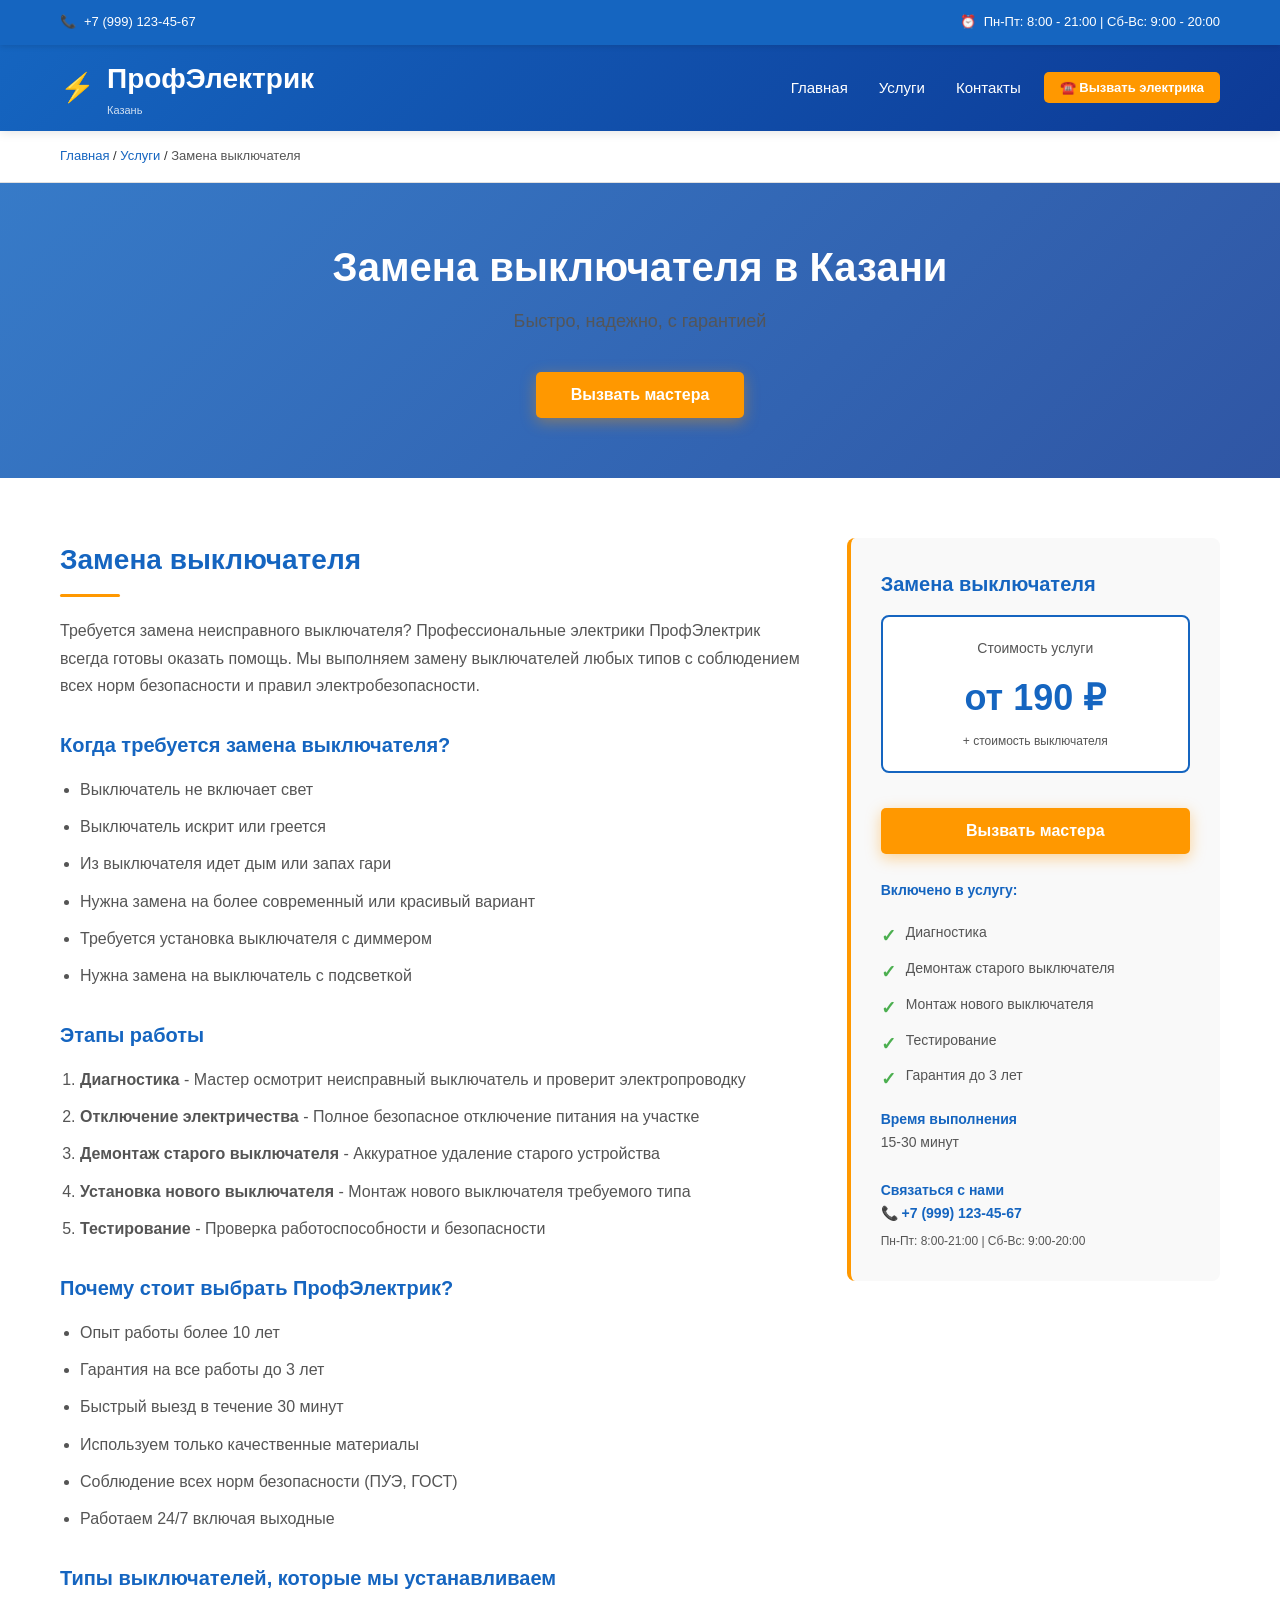
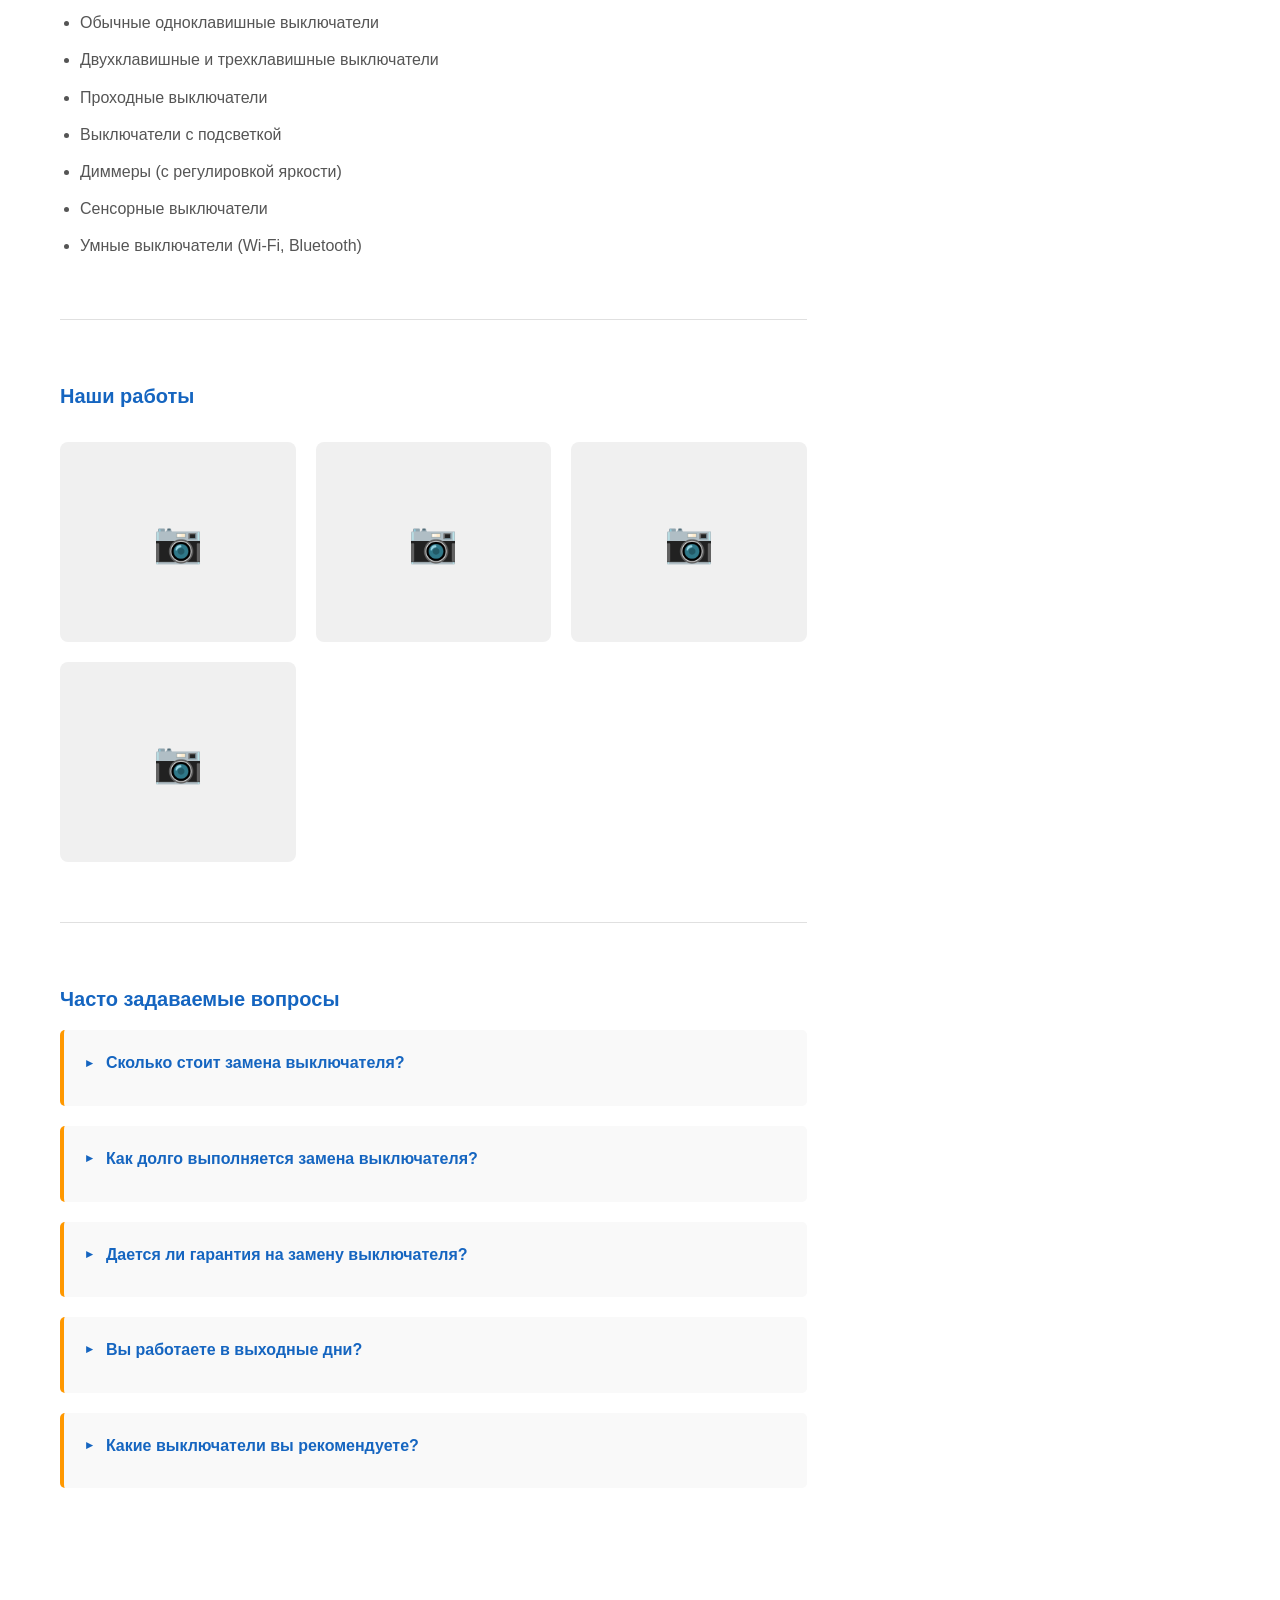
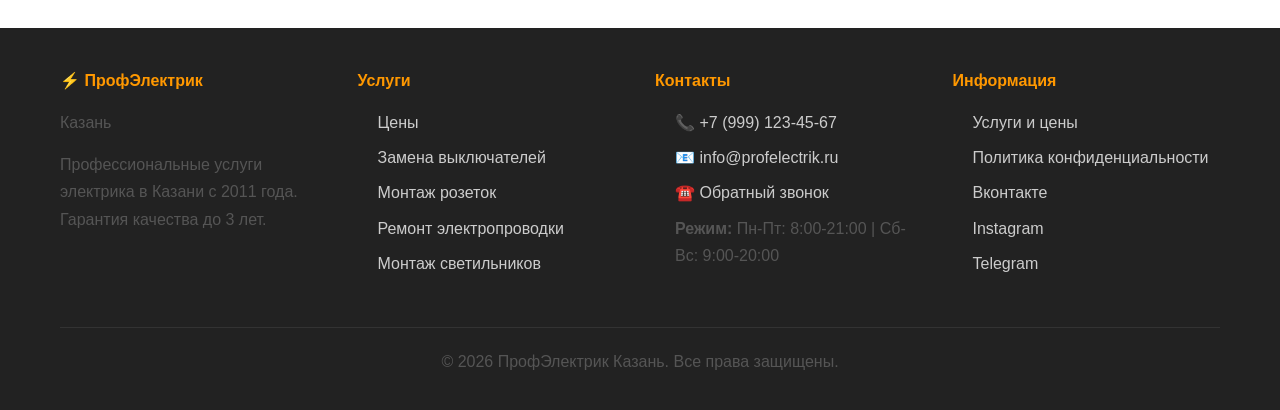
<file: pages/uslugi/zamena-vikluchatelya.html>
<!DOCTYPE html>
<html lang="ru">
<head>
    <meta charset="UTF-8">
    <meta name="viewport" content="width=device-width, initial-scale=1.0">
    <title>Замена выключателя в Казани - ПрофЭлектрик</title>
    <style>
        * {
            margin: 0;
            padding: 0;
            box-sizing: border-box;
        }

        :root {
            --color-primary: #1565C0;
            --color-primary-dark: #0D3A96;
            --color-text: #333;
            --color-text-light: #555;
            --color-bg: #f5f5f5;
            --color-white: #fff;
            --color-accent: #FF9800;
            --color-success: #4CAF50;
        }

        body {
            font-family: 'Segoe UI', Tahoma, Geneva, Verdana, sans-serif;
            line-height: 1.6;
            color: var(--color-text);
            background-color: var(--color-bg);
        }

        /* Top Bar */
        .top-bar {
            background-color: var(--color-primary);
            color: white;
            padding: 12px 0;
            font-size: 13px;
            position: sticky;
            top: 0;
            z-index: 101;
            box-shadow: 0 2px 5px rgba(0,0,0,0.1);
        }

        .top-bar .container {
            display: flex;
            justify-content: space-between;
            align-items: center;
            gap: 20px;
            flex-wrap: wrap;
        }

        .top-bar-item {
            display: flex;
            align-items: center;
            gap: 8px;
        }

        .top-bar a {
            color: white;
            text-decoration: none;
            transition: color 0.3s ease;
        }

        .top-bar a:hover {
            color: var(--color-accent);
        }

        /* Header */
        header {
            background: linear-gradient(135deg, var(--color-primary) 0%, var(--color-primary-dark) 100%);
            color: white;
            padding: 12px 0;
            position: sticky;
            top: 45px;
            z-index: 100;
            box-shadow: 0 2px 10px rgba(0,0,0,0.1);
        }

        .container {
            max-width: 1200px;
            margin: 0 auto;
            padding: 0 20px;
        }

        .header-content {
            display: flex;
            justify-content: space-between;
            align-items: center;
            flex-wrap: nowrap;
            gap: 15px;
        }

        .logo {
            font-size: 24px;
            font-weight: bold;
            display: flex;
            align-items: center;
            gap: 12px;
            flex-direction: row;
        }

        .logo span:first-child {
            font-size: 28px;
            flex-shrink: 0;
        }

        .logo-text {
            display: flex;
            flex-direction: column;
            gap: 0;
        }

        .city-name {
            font-size: 11px;
            opacity: 0.8;
            font-weight: 400;
        }

        .nav-menu {
            display: flex;
            gap: 15px;
            align-items: center;
            flex: 1;
            justify-content: flex-end;
        }

        .nav-menu a {
            color: white;
            text-decoration: none;
            font-size: 15px;
            font-weight: 500;
            transition: color 0.3s ease;
            padding: 4px 8px;
            border-radius: 3px;
        }

        .nav-menu a:hover {
            color: var(--color-accent);
            background-color: rgba(255,255,255,0.1);
        }

        .btn-call {
            background-color: var(--color-accent);
            padding: 8px 16px;
            color: white;
            text-decoration: none;
            border-radius: 5px;
            font-weight: 600;
            transition: all 0.3s ease;
            display: inline-block;
            font-size: 13px;
            border: none;
            cursor: pointer;
            white-space: nowrap;
            flex-shrink: 0;
        }

        .btn-call:hover {
            background-color: #F57C00;
            transform: translateY(-2px);
        }

        /* Breadcrumb */
        .breadcrumb {
            background: white;
            padding: 15px 0;
            border-bottom: 1px solid #e0e0e0;
            font-size: 13px;
        }

        .breadcrumb-item {
            display: inline-flex;
            align-items: center;
            gap: 8px;
        }

        .breadcrumb-item a {
            color: var(--color-primary);
            text-decoration: none;
        }

        .breadcrumb-item a:hover {
            text-decoration: underline;
        }

        .breadcrumb-item.active {
            color: var(--color-text-light);
        }

        /* Hero Section */
        .hero {
            background: linear-gradient(135deg, rgba(21, 101, 192, 0.85) 0%, rgba(13, 58, 150, 0.85) 100%), 
                        url('https://agi-prod-file-upload-public-main-use1.s3.amazonaws.com/81d63544-d1d6-4873-b37f-de5858b5fb81') center/cover;
            color: white;
            padding: 60px 0;
            text-align: center;
        }

        .hero h1 {
            font-size: 40px;
            margin-bottom: 15px;
            line-height: 1.2;
        }

        .hero p {
            font-size: 18px;
            margin-bottom: 20px;
            opacity: 0.95;
        }

        /* Main Content */
        main {
            background: white;
            padding: 60px 0;
        }

        .content-wrapper {
            display: grid;
            grid-template-columns: 2fr 1fr;
            gap: 40px;
            margin-bottom: 60px;
        }

        h2 {
            font-size: 28px;
            margin-bottom: 20px;
            color: var(--color-primary);
            position: relative;
            padding-bottom: 15px;
        }

        h2::after {
            content: '';
            position: absolute;
            bottom: 0;
            left: 0;
            width: 60px;
            height: 3px;
            background-color: var(--color-accent);
            border-radius: 2px;
        }

        h3 {
            font-size: 20px;
            margin-top: 30px;
            margin-bottom: 15px;
            color: var(--color-primary);
        }

        h3:first-child {
            margin-top: 0;
        }

        p {
            font-size: 16px;
            line-height: 1.7;
            color: var(--color-text-light);
            margin-bottom: 15px;
        }

        ul, ol {
            margin-left: 20px;
            margin-bottom: 20px;
        }

        li {
            font-size: 16px;
            line-height: 1.7;
            color: var(--color-text-light);
            margin-bottom: 10px;
        }

        .btn {
            display: inline-block;
            padding: 14px 35px;
            background-color: var(--color-accent);
            color: white;
            text-decoration: none;
            border-radius: 5px;
            font-weight: bold;
            font-size: 16px;
            border: none;
            cursor: pointer;
            transition: all 0.3s ease;
            box-shadow: 0 4px 15px rgba(255,152,0,0.4);
            margin-top: 15px;
        }

        .btn:hover {
            background-color: #F57C00;
            transform: translateY(-2px);
            box-shadow: 0 6px 20px rgba(255,152,0,0.6);
        }

        /* Sidebar */
        .sidebar {
            background: #f9f9f9;
            padding: 30px;
            border-radius: 8px;
            border-left: 4px solid var(--color-accent);
            height: fit-content;
            position: sticky;
            top: 120px;
        }

        .sidebar h3 {
            margin-top: 0;
        }

        .price-box {
            background: white;
            border: 2px solid var(--color-primary);
            border-radius: 8px;
            padding: 20px;
            text-align: center;
            margin-bottom: 20px;
        }

        .price-label {
            font-size: 14px;
            color: var(--color-text-light);
            margin-bottom: 10px;
        }

        .price-value {
            font-size: 36px;
            font-weight: bold;
            color: var(--color-primary);
            margin-bottom: 5px;
        }

        .price-note {
            font-size: 12px;
            color: var(--color-text-light);
        }

        .features-list {
            list-style: none;
            margin: 20px 0;
            padding: 0;
        }

        .features-list li {
            padding-left: 25px;
            position: relative;
            margin-bottom: 12px;
            font-size: 14px;
        }

        .features-list li:before {
            content: '✓';
            position: absolute;
            left: 0;
            color: var(--color-success);
            font-weight: bold;
            font-size: 18px;
        }

        /* Gallery Section */
        .gallery-section {
            margin-top: 60px;
            padding-top: 60px;
            border-top: 1px solid #e0e0e0;
        }

        .gallery {
            display: grid;
            grid-template-columns: repeat(auto-fit, minmax(200px, 1fr));
            gap: 20px;
            margin-top: 30px;
        }

        .gallery-item {
            background: #f0f0f0;
            height: 200px;
            border-radius: 8px;
            display: flex;
            align-items: center;
            justify-content: center;
            font-size: 40px;
            color: #ccc;
            overflow: hidden;
        }

        /* FAQ Section */
        .faq-section {
            margin-top: 60px;
            padding-top: 60px;
            border-top: 1px solid #e0e0e0;
        }

        .faq-item {
            background: #f9f9f9;
            border-left: 4px solid var(--color-accent);
            padding: 20px;
            margin-bottom: 20px;
            border-radius: 5px;
        }

        .faq-item h4 {
            color: var(--color-primary);
            font-size: 16px;
            margin-bottom: 10px;
            cursor: pointer;
            display: flex;
            align-items: center;
            gap: 10px;
        }

        .faq-item h4:before {
            content: '▼';
            font-size: 12px;
            transition: transform 0.3s ease;
        }

        .faq-item.collapsed h4:before {
            transform: rotate(-90deg);
        }

        .faq-answer {
            color: var(--color-text-light);
            font-size: 14px;
            line-height: 1.6;
            display: block;
        }

        .faq-item.collapsed .faq-answer {
            display: none;
        }

        /* Footer */
        footer {
            background-color: #222;
            color: white;
            padding: 40px 0 20px;
        }

        .footer-content {
            display: grid;
            grid-template-columns: repeat(auto-fit, minmax(250px, 1fr));
            gap: 30px;
            margin-bottom: 30px;
        }

        .footer-section h4 {
            margin-bottom: 15px;
            color: var(--color-accent);
        }

        .footer-section ul {
            list-style: none;
        }

        .footer-section ul li {
            margin-bottom: 8px;
        }

        .footer-section a {
            color: #ccc;
            text-decoration: none;
            transition: color 0.3s ease;
        }

        .footer-section a:hover {
            color: var(--color-accent);
        }

        .footer-bottom {
            text-align: center;
            padding-top: 20px;
            border-top: 1px solid #333;
            color: #999;
            font-size: 14px;
        }

        /* Modal */
        .modal {
            display: none;
            position: fixed;
            z-index: 1000;
            left: 0;
            top: 0;
            width: 100%;
            height: 100%;
            background-color: rgba(0,0,0,0.5);
            overflow-y: auto;
        }

        .modal.active {
            display: flex;
            align-items: center;
            justify-content: center;
        }

        .modal-content {
            background: white;
            padding: 40px;
            border-radius: 10px;
            max-width: 500px;
            width: 90%;
            box-shadow: 0 10px 40px rgba(0,0,0,0.2);
            margin: 20px auto;
        }

        .modal-header {
            display: flex;
            justify-content: space-between;
            align-items: center;
            margin-bottom: 25px;
            border-bottom: 2px solid #e0e0e0;
            padding-bottom: 15px;
        }

        .modal-header h2 {
            margin: 0;
            font-size: 24px;
            color: var(--color-primary);
        }

        .close-btn {
            background: none;
            border: none;
            font-size: 28px;
            cursor: pointer;
            color: #999;
            padding: 0;
            width: 30px;
            height: 30px;
            display: flex;
            align-items: center;
            justify-content: center;
            transition: color 0.3s ease;
        }

        .close-btn:hover {
            color: var(--color-accent);
        }

        .modal-form {
            display: flex;
            flex-direction: column;
            gap: 15px;
        }

        .form-group {
            display: flex;
            flex-direction: column;
            gap: 8px;
        }

        label {
            font-weight: 600;
            font-size: 14px;
            color: var(--color-primary);
        }

        input,
        textarea,
        select {
            padding: 12px;
            border: 1px solid #ddd;
            border-radius: 5px;
            font-size: 14px;
            font-family: inherit;
            transition: border-color 0.3s ease;
        }

        input:focus,
        textarea:focus,
        select:focus {
            outline: none;
            border-color: var(--color-primary);
            box-shadow: 0 0 0 3px rgba(21, 101, 192, 0.1);
        }

        textarea {
            resize: vertical;
            min-height: 80px;
        }

        .modal-footer {
            display: flex;
            gap: 10px;
            margin-top: 25px;
        }

        .modal-footer .btn {
            flex: 1;
            text-align: center;
            margin: 0;
        }

        .btn-cancel {
            background-color: #e0e0e0;
            color: var(--color-text);
            box-shadow: none;
        }

        .btn-cancel:hover {
            background-color: #d0d0d0;
            box-shadow: none;
        }

        .modal-success {
            display: none;
            text-align: center;
            padding: 40px 20px;
        }

        .modal-success.show {
            display: block;
        }

        .success-icon {
            font-size: 60px;
            margin-bottom: 20px;
        }

        .modal-success h3 {
            color: var(--color-success);
            margin-bottom: 10px;
            font-size: 22px;
        }

        .modal-success p {
            color: var(--color-text-light);
            font-size: 14px;
            margin-bottom: 20px;
            line-height: 1.6;
        }

        /* Responsive */
        @media (max-width: 768px) {
            .content-wrapper {
                grid-template-columns: 1fr;
            }

            .sidebar {
                position: static;
                top: auto;
            }

            h2 {
                font-size: 24px;
            }

            .hero h1 {
                font-size: 28px;
            }

            .gallery {
                grid-template-columns: repeat(2, 1fr);
            }
        }
    </style>
</head>
<body>
    <!-- Top Bar -->
    <div class="top-bar">
        <div class="container">
            <div class="top-bar-item">
                <span>📞</span>
                <a href="tel:+79991234567">+7 (999) 123-45-67</a>
            </div>
            <div class="top-bar-item">
                <span>⏰</span>
                <span>Пн-Пт: 8:00 - 21:00 | Сб-Вс: 9:00 - 20:00</span>
            </div>
        </div>
    </div>

    <!-- Header -->
    <header>
        <div class="container">
            <div class="header-content">
                <div class="logo">
                    <span>⚡</span>
                    <div class="logo-text">
                        <span>ПрофЭлектрик</span>
                        <div class="city-name">Казань</div>
                    </div>
                </div>
                <nav class="nav-menu">
                    <a href="/">Главная</a>
                    <a href="#services">Услуги</a>
                    <a href="#contact">Контакты</a>
                    <button class="btn-call" onclick="openModal()">☎️ Вызвать электрика</button>
                </nav>
            </div>
        </div>
    </header>

    <!-- Breadcrumb -->
    <div class="breadcrumb">
        <div class="container">
            <span class="breadcrumb-item"><a href="/">Главная</a></span>
            <span class="breadcrumb-item"><span>/</span></span>
            <span class="breadcrumb-item"><a href="#services">Услуги</a></span>
            <span class="breadcrumb-item"><span>/</span></span>
            <span class="breadcrumb-item active">Замена выключателя</span>
        </div>
    </div>

    <!-- Hero -->
    <section class="hero">
        <div class="container">
            <h1>Замена выключателя в Казани</h1>
            <p>Быстро, надежно, с гарантией</p>
            <button class="btn" onclick="openModal()">Вызвать мастера</button>
        </div>
    </section>

    <!-- Main Content -->
    <main>
        <div class="container">
            <div class="content-wrapper">
                <div class="main-content">
                    <h2>Замена выключателя</h2>
                    
                    <p>Требуется замена неисправного выключателя? Профессиональные электрики ПрофЭлектрик всегда готовы оказать помощь. Мы выполняем замену выключателей любых типов с соблюдением всех норм безопасности и правил электробезопасности.</p>

                    <h3>Когда требуется замена выключателя?</h3>
                    <ul>
                        <li>Выключатель не включает свет</li>
                        <li>Выключатель искрит или греется</li>
                        <li>Из выключателя идет дым или запах гари</li>
                        <li>Нужна замена на более современный или красивый вариант</li>
                        <li>Требуется установка выключателя с диммером</li>
                        <li>Нужна замена на выключатель с подсветкой</li>
                    </ul>

                    <h3>Этапы работы</h3>
                    <ol>
                        <li><strong>Диагностика</strong> - Мастер осмотрит неисправный выключатель и проверит электропроводку</li>
                        <li><strong>Отключение электричества</strong> - Полное безопасное отключение питания на участке</li>
                        <li><strong>Демонтаж старого выключателя</strong> - Аккуратное удаление старого устройства</li>
                        <li><strong>Установка нового выключателя</strong> - Монтаж нового выключателя требуемого типа</li>
                        <li><strong>Тестирование</strong> - Проверка работоспособности и безопасности</li>
                    </ol>

                    <h3>Почему стоит выбрать ПрофЭлектрик?</h3>
                    <ul>
                        <li>Опыт работы более 10 лет</li>
                        <li>Гарантия на все работы до 3 лет</li>
                        <li>Быстрый выезд в течение 30 минут</li>
                        <li>Используем только качественные материалы</li>
                        <li>Соблюдение всех норм безопасности (ПУЭ, ГОСТ)</li>
                        <li>Работаем 24/7 включая выходные</li>
                    </ul>

                    <h3>Типы выключателей, которые мы устанавливаем</h3>
                    <ul>
                        <li>Обычные одноклавишные выключатели</li>
                        <li>Двухклавишные и трехклавишные выключатели</li>
                        <li>Проходные выключатели</li>
                        <li>Выключатели с подсветкой</li>
                        <li>Диммеры (с регулировкой яркости)</li>
                        <li>Сенсорные выключатели</li>
                        <li>Умные выключатели (Wi-Fi, Bluetooth)</li>
                    </ul>

                    <!-- Gallery Section -->
                    <div class="gallery-section">
                        <h3>Наши работы</h3>
                        <div class="gallery">
                            <div class="gallery-item">📷</div>
                            <div class="gallery-item">📷</div>
                            <div class="gallery-item">📷</div>
                            <div class="gallery-item">📷</div>
                        </div>
                    </div>

                    <!-- FAQ Section -->
                    <div class="faq-section">
                        <h3>Часто задаваемые вопросы</h3>
                        
                        <div class="faq-item">
                            <h4>Сколько стоит замена выключателя?</h4>
                            <p class="faq-answer">Стоимость замены выключателя начинается от 190 ₽. Точная цена зависит от типа выключателя, его сложности и других факторов. Консультация бесплатна.</p>
                        </div>

                        <div class="faq-item">
                            <h4>Как долго выполняется замена выключателя?</h4>
                            <p class="faq-answer">Простая замена стандартного выключателя занимает 15-30 минут. Более сложные работы могут потребовать больше времени.</p>
                        </div>

                        <div class="faq-item">
                            <h4>Дается ли гарантия на замену выключателя?</h4>
                            <p class="faq-answer">Да, мы предоставляем гарантию на все выполненные работы до 3 лет в зависимости от типа работ.</p>
                        </div>

                        <div class="faq-item">
                            <h4>Вы работаете в выходные дни?</h4>
                            <p class="faq-answer">Да, мы работаем 24/7 включая выходные и праздничные дни. Экстренный вызов возможен в любое время.</p>
                        </div>

                        <div class="faq-item">
                            <h4>Какие выключатели вы рекомендуете?</h4>
                            <p class="faq-answer">Рекомендуем выключатели проверенных брендов: Schneider Electric, ABB, Legrand, Makel. Выбор зависит от ваших предпочтений и бюджета.</p>
                        </div>
                    </div>
                </div>

                <!-- Sidebar -->
                <aside class="sidebar">
                    <h3>Замена выключателя</h3>
                    
                    <div class="price-box">
                        <div class="price-label">Стоимость услуги</div>
                        <div class="price-value">от 190 ₽</div>
                        <div class="price-note">+ стоимость выключателя</div>
                    </div>

                    <button class="btn" onclick="openModal()" style="width: 100%; text-align: center;">Вызвать мастера</button>

                    <h4 style="margin-top: 25px; color: var(--color-primary); font-size: 14px;">Включено в услугу:</h4>
                    <ul class="features-list">
                        <li>Диагностика</li>
                        <li>Демонтаж старого выключателя</li>
                        <li>Монтаж нового выключателя</li>
                        <li>Тестирование</li>
                        <li>Гарантия до 3 лет</li>
                    </ul>

                    <h4 style="color: var(--color-primary); font-size: 14px;">Время выполнения</h4>
                    <p style="font-size: 14px; color: var(--color-text-light); margin: 0;">15-30 минут</p>

                    <h4 style="margin-top: 25px; color: var(--color-primary); font-size: 14px;">Связаться с нами</h4>
                    <p style="font-size: 14px; margin: 0;">
                        <a href="tel:+79991234567" style="color: var(--color-primary); text-decoration: none; font-weight: bold;">📞 +7 (999) 123-45-67</a>
                    </p>
                    <p style="font-size: 12px; color: var(--color-text-light); margin: 5px 0 0 0;">Пн-Пт: 8:00-21:00 | Сб-Вс: 9:00-20:00</p>
                </aside>
            </div>
        </div>
    </main>

    <!-- Footer -->
    <footer>
        <div class="container">
            <div class="footer-content">
                <div class="footer-section">
                    <h4>⚡ ПрофЭлектрик</h4>
                    <p>Казань</p>
                    <p>Профессиональные услуги электрика в Казани с 2011 года. Гарантия качества до 3 лет.</p>
                </div>
                <div class="footer-section">
                    <h4>Услуги</h4>
                    <ul>
                        <li><a href="#services">Цены</a></li>
                        <li><a href="#services">Замена выключателей</a></li>
                        <li><a href="#services">Монтаж розеток</a></li>
                        <li><a href="#services">Ремонт электропроводки</a></li>
                        <li><a href="#services">Монтаж светильников</a></li>
                    </ul>
                </div>
                <div class="footer-section">
                    <h4>Контакты</h4>
                    <ul>
                        <li><a href="tel:+79991234567">📞 +7 (999) 123-45-67</a></li>
                        <li><a href="mailto:info@profelectrik.ru">📧 info@profelectrik.ru</a></li>
                        <li><a href="#" onclick="openModal()">☎️ Обратный звонок</a></li>
                        <li><strong>Режим:</strong> Пн-Пт: 8:00-21:00 | Сб-Вс: 9:00-20:00</li>
                    </ul>
                </div>
                <div class="footer-section">
                    <h4>Информация</h4>
                    <ul>
                        <li><a href="#services">Услуги и цены</a></li>
                        <li><a href="#">Политика конфиденциальности</a></li>
                        <li><a href="#">Вконтакте</a></li>
                        <li><a href="#">Instagram</a></li>
                        <li><a href="#">Telegram</a></li>
                    </ul>
                </div>
            </div>
            <div class="footer-bottom">
                <p>&copy; 2026 ПрофЭлектрик Казань. Все права защищены.</p>
            </div>
        </div>
    </footer>

    <!-- Modal -->
    <div id="callModal" class="modal">
        <div class="modal-content">
            <div class="modal-header">
                <h2>Оставить заявку</h2>
                <button class="close-btn" onclick="closeModal()">&times;</button>
            </div>
            
            <form id="modalForm" class="modal-form" onsubmit="handleModalSubmit(event)">
                <div class="form-group">
                    <label for="modalName">Ваше имя *</label>
                    <input type="text" id="modalName" required placeholder="Ваше имя">
                </div>
                <div class="form-group">
                    <label for="modalPhone">Телефон *</label>
                    <input type="tel" id="modalPhone" required placeholder="+7 (999) 123-45-67">
                </div>
                <div class="form-group">
                    <label for="modalMessage">Опишите проблему</label>
                    <textarea id="modalMessage" placeholder="Опишите вашу проблему..."></textarea>
                </div>
                <div class="modal-footer">
                    <button type="button" class="btn btn-cancel" onclick="closeModal()">Отмена</button>
                    <button type="submit" class="btn">Отправить</button>
                </div>
            </form>

            <div id="modalSuccess" class="modal-success">
                <div class="success-icon">✅</div>
                <h3>Заявка отправлена!</h3>
                <p>Спасибо за вашу заявку. Наш менеджер свяжется с вами в течение 10 минут.</p>
            </div>
        </div>
    </div>

    <script>
        // Header position adjust on scroll
        let lastScrollTop = 0;
        const topBar = document.querySelector('.top-bar');
        const header = document.querySelector('header');

        window.addEventListener('scroll', () => {
            let scrollTop = window.pageYOffset || document.documentElement.scrollTop;
            if (scrollTop > lastScrollTop) {
                header.style.top = '0px';
                header.style.zIndex = '102';
            } else {
                header.style.top = '45px';
                header.style.zIndex = '100';
            }
            lastScrollTop = scrollTop <= 0 ? 0 : scrollTop;
        });

        // FAQ Collapse/Expand
        document.querySelectorAll('.faq-item h4').forEach(item => {
            item.addEventListener('click', function() {
                this.closest('.faq-item').classList.toggle('collapsed');
            });
        });

        // Modal functionality
        const modal = document.getElementById('callModal');
        const modalForm = document.getElementById('modalForm');
        const modalSuccess = document.getElementById('modalSuccess');

        function openModal() {
            modal.classList.add('active');
            document.body.style.overflow = 'hidden';
            modalForm.style.display = 'block';
            modalSuccess.classList.remove('show');
        }

        function closeModal() {
            modal.classList.remove('active');
            document.body.style.overflow = 'auto';
            modalForm.reset();
        }

        function handleModalSubmit(event) {
            event.preventDefault();
            
            const formData = {
                name: document.getElementById('modalName').value,
                phone: document.getElementById('modalPhone').value,
                message: document.getElementById('modalMessage').value
            };
            
            console.log('Форма отправлена:', formData);
            
            modalForm.style.display = 'none';
            modalSuccess.classList.add('show');
            
            setTimeout(() => {
                closeModal();
            }, 3000);
        }

        // Close modal when clicking outside
        window.addEventListener('click', (event) => {
            if (event.target === modal) {
                closeModal();
            }
        });

        // Close FAQ items by default on load
        document.querySelectorAll('.faq-item').forEach(item => {
            item.classList.add('collapsed');
        });
    </script>
</body>
</html>
</file>
<file: styles/styles.css>
* {
  margin: 0;
  padding: 0;
  box-sizing: border-box;
}

:root {
  --color-primary: #1565C0;
  --color-primary-dark: #0D3A96;
  --color-text: #333;
  --color-text-light: #555;
  --color-accent: #FF9800;
}

html, body {
  margin: 0;
  padding: 0;
}

.container {
  max-width: 1200px;
  margin: 0 auto;
  padding: 0 20px;
}
/* Breadcrumb */
        .breadcrumb {
            background: white;
            padding: 15px 0;
            border-bottom: 1px solid #e0e0e0;
            font-size: 13px;
        }

        .breadcrumb-item {
            display: inline-flex;
            align-items: center;
            gap: 8px;
        }

        .breadcrumb-item a {
            color: var(--color-primary);
            text-decoration: none;
        }

        .breadcrumb-item a:hover {
            text-decoration: underline;
        }

        .breadcrumb-item.active {
            color: var(--color-text-light);
        }


/* ===== TOP BAR ===== */
.top-bar {
  background-color: var(--color-primary);
  color: white;
  padding: 7px 0;
  font-size: 13px;
  position: sticky;
  top: 0;
  z-index: 101;
  box-shadow: 0 2px 5px rgba(0,0,0,0.1);
}

.top-bar .container {
  display: flex;
  justify-content: space-between;
  align-items: center;
  gap: 20px;
  flex-wrap: wrap;
}

.top-bar-item {
  display: flex;
  align-items: center;
  gap: 8px;
}

.top-bar a {
  color: white;
  text-decoration: none;
  transition: color 0.3s ease;
}

.top-bar a:hover {
  color: var(--color-accent);
}
.social-icons {
  display: inline-flex;
  gap: 8px;
  margin-left: 12px;
  align-items: center;
}

.social-link {
  display: inline-flex;
  align-items: center;
  justify-content: center;
  width: 32px;
  height: 32px;
  border-radius: 50%;
  transition: all 0.2s ease;
  text-decoration: none;
}

.social-link.tg { background: #0088cc; color: white; }
.social-link.wa { background: #25D366; color: white; }

.social-link:hover {
  transform: scale(1.1);
  box-shadow: 0 4px 12px rgba(0,0,0,0.3);
}

/* ===== HEADER ===== */
header {
  background: linear-gradient(135deg, var(--color-primary) 0%, var(--color-primary-dark) 100%);
  color: white;
  padding: 12px 0;
  position: sticky;
  top: 45px;
  z-index: 100;
  box-shadow: 0 2px 10px rgba(0,0,0,0.1);
}

.header-content {
  display: flex;
  align-items: center;
  justify-content: flex-start;
  flex-wrap: nowrap;
  gap: 15px;
}

/* LOGO */
.logo {
  font-size: 24px;
  font-weight: bold;
  display: flex;
  align-items: center;
  gap: 12px;
  flex-direction: row;
  flex: 0 0 auto;
}

.logo-link {
  display: inline-flex;
  align-items: center;
  gap: 12px;
  text-decoration: none;
  color: inherit;
  white-space: nowrap;
}

.logo-img {
  width: 34px;
  height: 34px;
  display: block;
}

.logo-text {
  display: flex;
  flex-direction: column;
  gap: 0;
}

.city-name {
  font-size: 11px;
  opacity: 0.8;
  font-weight: 400;
}

/* ===== NAVIGATION ===== */
.nav-menu {
  margin-left: auto;      /* ключ: выталкивает меню вправо */
  display: flex;
  gap: 15px;
  align-items: center;
  justify-content: flex-end;
  flex: 0 0 auto;
  white-space: nowrap;
}

.nav-menu a {
  color: white;
  text-decoration: none;
  font-size: 15px;
  font-weight: 500;
  transition: color 0.3s ease;
  padding: 4px 8px;
  border-radius: 3px;
}

.nav-menu a:hover {
  color: var(--color-accent);
  background-color: rgba(255,255,255,0.1);
}

/* ===== CALL BUTTON ===== */
.btn-call {
  background-color: var(--color-accent);
  padding: 16px 22px;
  color: white;
  text-decoration: none;
  border-radius: 5px;
  font-weight: 600;
  transition: all 0.3s ease;
  display: inline-flex;
  align-items: center;
  justify-content: center;
  gap: 8px;
  font-size: 15px;
  border: none;
  cursor: pointer;
  white-space: nowrap;
  flex: 0 0 auto;
}

.btn-call:hover {
  background-color: #F57C00;
  transform: translateY(-2px);
}

.btn-call-icon {
  width: 19px;
  height: 19px;
  display: block;
  flex: 0 0 auto;
}

.icon svg {
  width: 18px;
  height: 18px;
  display: block;
}

/* ===== FOOTER ===== */
footer {
  background-color: #222;
  color: white;
  padding: 40px 0 20px;
  margin-top: 60px;
}

.footer-content {
  display: grid;
  grid-template-columns: repeat(auto-fit, minmax(250px, 1fr));
  gap: 30px;
  margin-bottom: 30px;
}

.footer-section h4 {
  margin-bottom: 5px;
  color: var(--color-accent);
}

.footer-section ul {
  list-style: none;
  padding: 0;
  margin: 0;
}

.footer-section ul li {
  margin-bottom: 5px;
}

.footer-section a {
  color: #ccc;
  text-decoration: none;
  transition: color 0.3s ease;
}

.footer-section a:hover {
  color: var(--color-accent);
}

.footer-bottom {
  text-align: center;
  padding-top: 20px;
  border-top: 1px solid #333;
  color: #999;
  font-size: 14px;
}
footer {
    background-color: #222;
    color: white;
    margin: 0;
    padding: 40px 0 20px;
}


/* ===== Privacy ===== */
.modal-footer {
  display: flex;
  flex-direction: column;
  gap: 8px;

}

.modal-actions {
  display: flex;
  gap: 10px;
  justify-content: flex-end; /* кнопки справа, как обычно */
}

.form-policy {
  font-size: 12px;
  color: #888;
  text-align: center;
  line-height: 1.4;
  margin-top: 12px; /* отступ сверху от кнопок */
}

.form-policy a {
  color: #888;
  text-decoration: underline;
}

.form-policy a:hover {
  color: var(--color-primary);
}

/* ===== RESPONSIVE ===== */
@media (max-width: 768px) {
  .nav-menu {
    position: absolute;
    top: 70px;
    left: 0;
    right: 0;
    background-color: var(--color-primary-dark);
    flex-direction: column;
    gap: 0;
    padding: 20px;
    max-height: 0;
    overflow: hidden;
    transition: max-height 0.3s ease;
    z-index: 99;

    margin-left: 0; /* важно: отключаем выталкивание в мобилке */
    white-space: normal;
  }

  .nav-menu.active {
    max-height: 400px;
  }

  .nav-menu a {
    padding: 12px 0;
    border-bottom: 1px solid rgba(255,255,255,0.1);
  }
}

        * {
            margin: 0;
            padding: 0;
            box-sizing: border-box;
        }

        :root {
            --color-primary: #1565C0;
            --color-primary-dark: #0D3A96;
            --color-text: #333;
            --color-text-light: #555;
            --color-bg: #f5f5f5;
            --color-white: #fff;
            --color-accent: #FF9800;
            --color-success: #4CAF50;
            --color-danger: #1565C0;
        }

        body {
            font-family: 'Segoe UI', Tahoma, Geneva, Verdana, sans-serif;
            line-height: 1.6;
            color: var(--color-text);
            background-color: var(--color-bg);
        }

                        

        /* Quick Services Section */
        .quick-services {
            background: var(--color-danger);
            color: white;
            padding: 10px 0;
        }
	.quick-service-item {
	  display: block;
	  color: inherit;
 	 text-decoration: none;
	}

        .quick-services .container {
            display: grid;
            grid-template-columns: repeat(auto-fit, minmax(150px, 1fr));
            gap: 20px;
        }

        .quick-service-item {
            display: flex;
            flex-direction: column;
            align-items: center;
            text-align: center;
            padding: 20px;
            cursor: pointer;
            transition: all 0.3s ease;
            border-radius: 8px;
        }

        .quick-service-item:hover {
            background-color: rgba(255,255,255,0.1);
            transform: translateY(-5px);
        }

        .quick-service-icon {
            font-size: 40px;
            margin-bottom: 10px;
        }

        .quick-service-name {
            font-weight: 600;
            font-size: 14px;
            line-height: 1.3;
        }

        .btn {
            display: inline-block;
            padding: 14px 35px;
            background-color: var(--color-accent);
            color: white;
            text-decoration: none;
            border-radius: 5px;
            font-weight: bold;
            font-size: 16px;
            border: none;
            cursor: pointer;
            transition: all 0.3s ease;
            box-shadow: 0 4px 15px rgba(255,152,0,0.4);
        }

        .btn:hover {
            background-color: #F57C00;
            transform: translateY(-2px);
            box-shadow: 0 6px 20px rgba(255,152,0,0.6);
        }
/* ===== Modal overlay (фон) ===== */
.modal {
  position: fixed;
  inset: 0;
  display: none;              /* скрыта по умолчанию */
  align-items: center;
  justify-content: center;
  padding: 20px;
  background: rgba(0, 0, 0, 0.6);
  z-index: 1000;
}
/* ===== Thanks popup (Спасибо за заявку) ===== */
.thanks-popup {
  position: fixed;
  inset: 0;
  display: flex;
  align-items: center;
  justify-content: center;

  padding: 16px;
  background: rgba(0, 0, 0, 0.55);

  opacity: 0;
  visibility: hidden;
  pointer-events: none;

  z-index: 9999;
  transition: opacity 0.2s ease, visibility 0.2s ease;
}

.thanks-popup.show {
  opacity: 1;
  visibility: visible;
  pointer-events: auto;
}

.thanks-popup__box {
  width: min(520px, 100%);
  background: #ffffff;
  border-radius: 14px;
  padding: 18px 18px 16px;

  box-shadow: 0 18px 60px rgba(0, 0, 0, 0.25);
  transform: translateY(8px);
  transition: transform 0.2s ease;
}

.thanks-popup.show .thanks-popup__box {
  transform: translateY(0);
}

.thanks-popup__title {
  font-size: 18px;
  line-height: 1.2;
  font-weight: 700;
  margin: 0 0 8px;
  color: #111827;
}

.thanks-popup__text {
  font-size: 14px;
  line-height: 1.45;
  margin: 0;
  color: #374151;
}

/* optional: чуть лучше на мобилках */
@media (max-width: 480px) {
  .thanks-popup__box {
    padding: 16px;
    border-radius: 12px;
  }
  .thanks-popup__title {
    font-size: 16px;
  }
}

.modal.active {
  display: flex;              /* показываем модалку */
}

/* ===== Modal box ===== */
.modal-content {
  width: 100%;
  max-width: 520px;
  background: #fff;
  border-radius: 14px;
  padding: 18px;
  position: relative;
  box-shadow: 0 20px 60px rgba(0, 0, 0, 0.35);
}

/* ===== Header + close button ===== */
.modal-header {
  display: flex;
  align-items: center;
  justify-content: space-between;
  gap: 16px;
  margin-bottom: 12px;
}

.close-btn {
  appearance: none;
  border: 0;
  background: transparent;
  font-size: 32px;
  line-height: 1;
  cursor: pointer;
  padding: 0 6px;
}

/* ===== Footer buttons ===== */
.modal-footer {
  display: flex;
  gap: 10px;
  justify-content: flex-end;
  margin-top: 12px;
}

/* ===== Success block inside modal ===== */
.modal-success {
  display: none;              /* скрыто, пока нет .show */
  text-align: center;
  padding: 18px 14px;
  border-radius: 12px;
  background: #f2fff6;
  border: 1px solid #bff0cf;
  margin-top: 12px;
}

.modal-success .success-icon {
  font-size: 34px;
  line-height: 1;
  margin-bottom: 8px;
}

/* показываем success */
.modal-success.show {
  display: block;
}

        .btn-secondary {
            background-color: var(--color-primary);
            box-shadow: 0 4px 15px rgba(21, 101, 192, 0.4);
        }

        .btn-secondary:hover {
            background-color: var(--color-primary-dark);
            box-shadow: 0 6px 20px rgba(21, 101, 192, 0.6);
        }
.success-dialog { border: 0; border-radius: 16px; padding: 0; width: min(520px, 92vw); }
.success-dialog::backdrop { background: rgba(0,0,0,.55); }
.success-wrap { padding: 26px; text-align: center; }
.success-icon { font-size: 54px; margin-bottom: 10px; }

/* Work steps */

  .work-steps {
    background: white;
    padding: 60px 0;
  }

  .steps-subtitle {
    text-align: center;
    color: var(--color-text-light);
    margin: -20px auto 35px;
    max-width: 720px;
    font-size: 15px;
    line-height: 1.6;
  }

  .steps-grid {
    display: grid;
    grid-template-columns: repeat(auto-fit, minmax(240px, 1fr));
    gap: 22px;
    margin-top: 10px;
  }

  .step-card {
    background: #fff;
    border: 1px solid #e0e0e0;
    border-radius: 10px;
    padding: 22px;
    box-shadow: 0 2px 10px rgba(0,0,0,0.04);
    position: relative;
    overflow: hidden;
    transition: all 0.3s ease;
  }

  .step-card:hover {
    transform: translateY(-6px);
    border-color: var(--color-accent);
    box-shadow: 0 10px 25px rgba(0,0,0,0.10);
  }

  .step-num {
    position: absolute;
    top: 14px;
    right: 14px;
    width: 34px;
    height: 34px;
    border-radius: 50%;
    background: #f0f7ff;
    color: var(--color-primary);
    display: flex;
    align-items: center;
    justify-content: center;
    font-weight: 800;
    font-size: 14px;
  }

  .step-icon {
    font-size: 38px;
    margin-bottom: 10px;
  }

  .step-card h3 {
    margin: 0 0 8px;
    font-size: 18px;
    color: var(--color-primary);
  }

  .step-card p {
    margin: 0;
    font-size: 14px;
    color: var(--color-text-light);
    line-height: 1.6;
  }

  .steps-cta {
    text-align: center;
    margin-top: 35px;
  }

  @media (max-width: 768px) {
    .work-steps {
      padding: 45px 0;
    }
    .steps-subtitle {
      font-size: 14px;
      margin-bottom: 25px;
    }
  }

.btn-call-blue{
  background-color: var(--color-primary);
  color: #fff;
}

.btn-call-blue:hover{
  background-color: var(--color-primary-dark);
}


        /* Main Content */
        main {
            background: white;
        }
.hero-link{
  color: inherit;
  text-decoration: none;
}

.hero-link:hover{
  color: var(--color-accent);
  text-decoration: none;
}

        section {
            padding: 60px 0;
            border-bottom: 1px solid #e0e0e0;
        }

        section:last-child {
            border-bottom: none;
        }

        h2 {
            font-size: 32px;
            margin-bottom: 40px;
            text-align: center;
            color: var(--color-primary);
            position: relative;
            padding-bottom: 20px;
        }

        h2::after {
            content: '';
            position: absolute;
            bottom: 0;
            left: 50%;
            transform: translateX(-50%);
            width: 60px;
            height: 3px;
            background-color: var(--color-accent);
            border-radius: 2px;
        }

        h3 {
            font-size: 20px;
            margin-bottom: 15px;
            color: var(--color-primary);
        }

        /* About Section */
        .about-grid {
            display: grid;
            grid-template-columns: repeat(auto-fit, minmax(280px, 1fr));
            gap: 30px;
            margin-top: 30px;
        }

        .about-card {
            background: #f9f9f9;
            padding: 25px;
            border-radius: 8px;
            border-left: 4px solid var(--color-accent);
            transition: all 0.3s ease;
        }

        .about-card:hover {
            box-shadow: 0 4px 15px rgba(0,0,0,0.1);
            transform: translateY(-5px);
        }

        .about-card h4 {
            font-size: 18px;
            margin-bottom: 10px;
            color: var(--color-primary);
        }

        .about-card p {
            font-size: 14px;
            line-height: 1.6;
            color: var(--color-text-light);
        }

        /* Services Section */
        .services-grid {
            display: grid;
            grid-template-columns: repeat(auto-fit, minmax(300px, 1fr));
            gap: 30px;
            margin-top: 30px;
        }

        .service-card {
            background: white;
            border: 1px solid #e0e0e0;
            border-radius: 8px;
            padding: 30px;
            text-align: center;
            transition: all 0.3s ease;
            box-shadow: 0 2px 8px rgba(0,0,0,0.05);
        }

        .service-card:hover {
            box-shadow: 0 8px 25px rgba(0,0,0,0.1);
            transform: translateY(-10px);
            border-color: var(--color-accent);
        }

        .service-icon {
            font-size: 40px;
            margin-bottom: 15px;
            color: var(--color-accent);
        }

        .service-card h3 {
            margin-bottom: 10px;
            text-align: center;
        }

        .service-card p {
            font-size: 14px;
            color: var(--color-text-light);
            margin-bottom: 15px;
        }

        .price {
            font-size: 18px;
            font-weight: bold;
            color: var(--color-primary);
            background: #f0f7ff;
            padding: 10px 15px;
            border-radius: 5px;
            display: inline-block;
        }

        /* Prices Section */
        .prices-table {
            overflow-x: auto;
            margin-top: 30px;
        }

        table {
            width: 100%;
            border-collapse: collapse;
            background: white;
            border-radius: 8px;
            overflow: hidden;
            box-shadow: 0 2px 8px rgba(0,0,0,0.05);
        }

        th {
            background-color: var(--color-primary);
            color: white;
            padding: 15px;
            text-align: left;
            font-weight: bold;
        }

        td {
            padding: 15px;
            border-bottom: 1px solid #e0e0e0;
        }

        tr:last-child td {
            border-bottom: none;
        }

        tr:nth-child(even) {
            background-color: #f9f9f9;
        }

        /* Modal Styles */
        .modal {
            display: none;
            position: fixed;
            z-index: 1000;
            left: 0;
            top: 0;
            width: 100%;
            height: 100%;
            background-color: rgba(0,0,0,0.5);
            animation: fadeIn 0.3s ease;
            overflow-y: auto;
        }

        .modal.active {
            display: flex;
            align-items: center;
            justify-content: center;
        }

        .modal-content {
            background: white;
            padding: 40px;
            border-radius: 10px;
            max-width: 500px;
            width: 90%;
            box-shadow: 0 10px 40px rgba(0,0,0,0.2);
            animation: slideUp 0.3s ease;
            margin: 20px auto;
        }

        .modal-header {
            display: flex;
            justify-content: space-between;
            align-items: center;
            margin-bottom: 25px;
            border-bottom: 2px solid #e0e0e0;
            padding-bottom: 15px;
        }

        .modal-header h2 {
            margin: 0;
            font-size: 24px;
            color: var(--color-primary);
        }

        .close-btn {
            background: none;
            border: none;
            font-size: 28px;
            cursor: pointer;
            color: #999;
            padding: 0;
            width: 30px;
            height: 30px;
            display: flex;
            align-items: center;
            justify-content: center;
            transition: color 0.3s ease;
        }

        .close-btn:hover {
            color: var(--color-accent);
        }

        .modal-form {
            display: flex;
            flex-direction: column;
            gap: 15px;
        }

        .form-group {
            display: flex;
            flex-direction: column;
            gap: 8px;
        }

        label {
            font-weight: 600;
            font-size: 14px;
            color: var(--color-primary);
        }

        input,
        textarea,
        select {
            padding: 12px;
            border: 1px solid #ddd;
            border-radius: 5px;
            font-size: 14px;
            font-family: inherit;
            transition: border-color 0.3s ease;
        }

        input:focus,
        textarea:focus,
        select:focus {
            outline: none;
            border-color: var(--color-primary);
            box-shadow: 0 0 0 3px rgba(21, 101, 192, 0.1);
        }

        textarea {
            resize: vertical;
            min-height: 80px;
        }

        .modal-footer {
            display: flex;
            gap: 10px;
            margin-top: 25px;
        }

        .modal-footer .btn {
            flex: 1;
            text-align: center;
            margin: 0;
        }

        .btn-cancel {
            background-color: #e0e0e0;
            color: var(--color-text);
            box-shadow: none;
        }

        .btn-cancel:hover {
            background-color: #d0d0d0;
            box-shadow: none;
        }

        .modal-success {
            display: none;
            text-align: center;
            padding: 40px 20px;
        }

        .modal-success.show {
            display: block;
        }

        .success-icon {
            font-size: 60px;
            margin-bottom: 20px;
        }

        .modal-success h3 {
            color: var(--color-success);
            margin-bottom: 10px;
            font-size: 22px;
        }

        .modal-success p {
            color: var(--color-text-light);
            font-size: 14px;
            margin-bottom: 20px;
            line-height: 1.6;
        }

        /* Contact Form */
        .form-section {
            background: linear-gradient(135deg, #f5f7fa 0%, #c3cfe2 100%);
            padding: 60px 0;
        }

        .form-container {
            max-width: 600px;
            margin: 0 auto;
            background: white;
            padding: 40px;
            border-radius: 10px;
            box-shadow: 0 10px 40px rgba(0,0,0,0.1);
        }

        .success-message {
            display: none;
            background: var(--color-success);
            color: white;
            padding: 15px;
            border-radius: 5px;
            margin-bottom: 20px;
            text-align: center;
        }

        .success-message.show {
            display: block;
        }

        
        /* Responsive */
        @media (max-width: 768px) {
            .top-bar .container {
                flex-direction: column;
                gap: 10px;
            }

            .menu-toggle {
                display: flex;
            }

            .nav-menu {
                position: absolute;
                top: 70px;
                left: 0;
                right: 0;
                background-color: var(--color-primary-dark);
                flex-direction: column;
                gap: 0;
                padding: 20px;
                max-height: 0;
                overflow: hidden;
                transition: max-height 0.3s ease;
                z-index: 99;
            }

            .nav-menu.active {
                max-height: 400px;
            }

            .nav-menu a {
                padding: 12px 0;
                border-bottom: 1px solid rgba(255,255,255,0.1);
            }

            .hero {
                padding: 60px 0 50px;
            }

            .hero h1 {
                font-size: 28px;
            }

            .hero p {
                font-size: 16px;
            }

            h2 {
                font-size: 24px;
            }

            .header-content {
                flex-direction: row;
                justify-content: space-between;
                text-align: left;
            }

            .contact-info {
                flex-direction: column;
                gap: 15px;
            }

            .services-grid,
            .about-grid {
                grid-template-columns: 1fr;
            }

            .quick-services .container {
                grid-template-columns: repeat(auto-fit, minmax(120px, 1fr));
                gap: 10px;
            }

            .quick-service-item {
                padding: 15px;
            }

            table {
                font-size: 13px;
            }

            th, td {
                padding: 10px;
            }

            .form-container {
                padding: 20px;
            }
        }

        /* Animations */
        @keyframes fadeIn {
            from {
                opacity: 0;
                transform: translateY(20px);
            }
            to {
                opacity: 1;
                transform: translateY(0);
            }
        }
.thanks-popup{
  position: fixed;
  inset: 0;
  display: none;
  align-items: center;
  justify-content: center;
  background: rgba(0,0,0,.55);
  z-index: 9999;
}
.thanks-popup.show{ display: flex; }

.thanks-popup__box{
  background: #fff;
  color: #111;
  padding: 18px 20px;
  border-radius: 12px;
  width: min(420px, calc(100% - 32px));
  box-shadow: 0 12px 30px rgba(0,0,0,.25);
}
.thanks-popup__title{ font-weight: 700; margin-bottom: 6px; }
.thanks-popup__text{ opacity: .9; }

        @keyframes slideUp {
            from {
                transform: translateY(30px);
                opacity: 0;
            }
            to {
                transform: translateY(0);
                opacity: 1;
            }
        }

        .services-grid .service-card {
            animation: fadeIn 0.6s ease forwards;
        }

        .services-grid .service-card:nth-child(1) { animation-delay: 0.1s; }
        .services-grid .service-card:nth-child(2) { animation-delay: 0.2s; }
        .services-grid .service-card:nth-child(3) { animation-delay: 0.3s; }
        .services-grid .service-card:nth-child(4) { animation-delay: 0.4s; }
</file>
